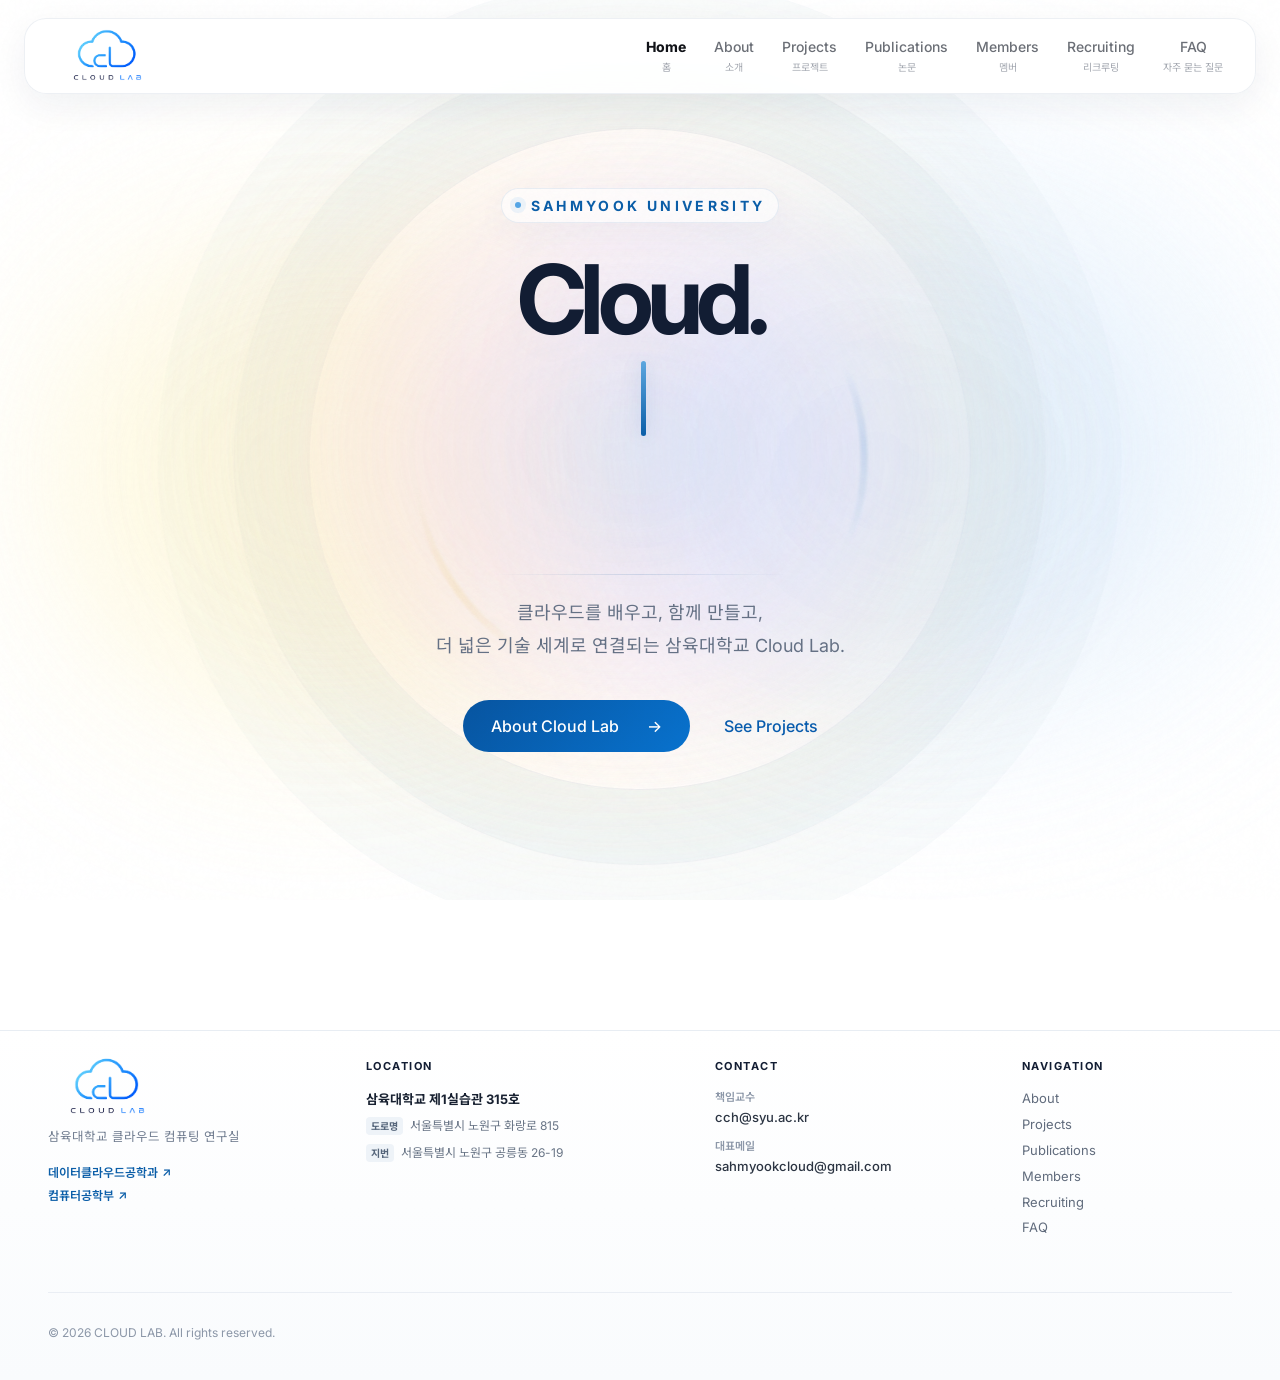
<file: index.html>
<!DOCTYPE html>
<html lang="ko">
<head>
    <meta charset="UTF-8">
    <meta name="viewport" content="width=device-width, initial-scale=1.0">
    <link rel="preconnect" href="https://fonts.googleapis.com">
    <link rel="preconnect" href="https://fonts.gstatic.com" crossorigin>
    <link href="https://fonts.googleapis.com/css2?family=Inter:wght@400;500;600;700;800&family=Noto+Sans+KR:wght@400;500;600;700&display=swap" rel="stylesheet">
    <link rel="stylesheet" href="css/styles.css">

    <title>Cloud Lab | Sahmyook University</title>
    <link rel="stylesheet" href="css/premium.css">
</head>
<body class="home-page">

    <header class="site-header">
        <a href="index.html" class="brand">
            <img src="images/logo/removedlogo.png" alt="Cloud Lab Logo" class="brand-logo-img">
            <!-- <span class="brand-copy">
                <strong>CLOUD LAB</strong>
            </span> -->
        </a>

        <button class="menu-toggle" aria-label="메뉴 열기">
            ☰
        </button>

        <nav class="nav">
            <a href="index.html"><span class="nav-en">Home</span><span class="nav-ko">홈</span></a>
            <a href="about.html"><span class="nav-en">About</span><span class="nav-ko">소개</span></a>
            <a href="projects.html"><span class="nav-en">Projects</span><span class="nav-ko">프로젝트</span></a>
            <a href="publications.html"><span class="nav-en">Publications</span><span class="nav-ko">논문</span></a>
            <a href="members.html"><span class="nav-en">Members</span><span class="nav-ko">멤버</span></a>
            <a href="recruiting.html"><span class="nav-en">Recruiting</span><span class="nav-ko">리크루팅</span></a>
            <a href="faq.html"><span class="nav-en">FAQ</span><span class="nav-ko">자주 묻는 질문</span></a>
        </nav>
    </header>

    <main class="home-main">
        <section class="home-hero">
            <div class="home-gradient" aria-hidden="true">
                <span class="home-blob blob-yellow"></span>
                <span class="home-blob blob-pink"></span>
                <span class="home-blob blob-blue"></span>
                <span class="home-blob blob-syu"></span>
            </div>

            <div class="hero-center reveal">
                <p class="home-eyebrow">SAHMYOOK UNIVERSITY</p>

                <h1 class="home-title">
                    <span class="title-cloud">Cloud.</span>
                    <span class="title-connect">
                        <span class="typing-connect"></span><span class="typing-cursor">|</span>
                    </span>
                    <span class="title-create">
                        <span class="typing-create"></span>
                    </span>
                </h1>

                <p class="home-description">
                    클라우드를 배우고, 함께 만들고,<br>
                    더 넓은 기술 세계로 연결되는 삼육대학교 Cloud Lab.
                </p>

                <div class="home-actions">
                    <a class="home-primary-btn" href="about.html">
                        About Cloud Lab <span>→</span>
                    </a>
                    <a class="home-secondary-btn" href="projects.html">See Projects</a>
                </div>
            </div>
        </section>
    </main>

    <footer class="site-footer">
    <div class="footer-inner">
        <div class="footer-grid">
            <!-- 1. 브랜드 및 소속 학과 -->
            <div class="footer-col footer-brand-col">
                <div class="brand">
                    <img src="images/logo/removedlogo.png" alt="Cloud Lab Logo" class="brand-logo-img">
                    <!-- <strong class="brand-name">CLOUD LAB</strong> -->
                </div>
                <p class="footer-desc">
                    삼육대학교 클라우드 컴퓨팅 연구실<br>
                </p>
                <div class="footer-dept-links">
                    <a href="https://www.syu.ac.kr/dce/" target="_blank" rel="noopener noreferrer">
                        데이터클라우드공학과 <span aria-hidden="true">↗</span>
                    </a>
                    <a href="https://www.syu.ac.kr/cse/" target="_blank" rel="noopener noreferrer">
                        컴퓨터공학부 <span aria-hidden="true">↗</span>
                    </a>
                </div>
            </div>

            <!-- 2. Location (위치) -->
            <div class="footer-col">
                <h3>LOCATION</h3>
                <div class="footer-address-block">
                    <strong class="location-building">삼육대학교 제1실습관 315호</strong>
                    <p class="address-line"><span>도로명</span> 서울특별시 노원구 화랑로 815</p>
                    <p class="address-line"><span>지번</span> 서울특별시 노원구 공릉동 26-19</p>
                </div>
            </div>

            <!-- 3. Contact (연락처) -->
            <div class="footer-col">
                <h3>CONTACT</h3>
                <div class="footer-info-item">
                    <span>책임교수</span>
                    <a href="mailto:cch@syu.ac.kr">cch@syu.ac.kr</a>
                </div>
                <div class="footer-info-item">
                    <span>대표메일</span>
                    <a href="mailto:sahmyookcloud@gmail.com">sahmyookcloud@gmail.com</a>
                </div>
            </div>

            <!-- 4. Navigation (세로 배치) -->
            <div class="footer-col">
                <h3>NAVIGATION</h3>
                <ul class="footer-links">
                    <li><a href="about.html">About</a></li>
                    <li><a href="projects.html">Projects</a></li>
                    <li><a href="publications.html">Publications</a></li>
                    <li><a href="members.html">Members</a></li>
                    <li><a href="recruiting.html">Recruiting</a></li>
                    <li><a href="faq.html">FAQ</a></li>
                </ul>
            </div>
        </div>

        <!-- 하단 Copyright -->
        <div class="footer-bottom">
            <p>&copy; 2026 CLOUD LAB. All rights reserved.</p>
        </div>
    </div>
</footer>
    <script src="js/script.js"></script>
    <script src="js/premium.js"></script>
</body>
</html>
</file>
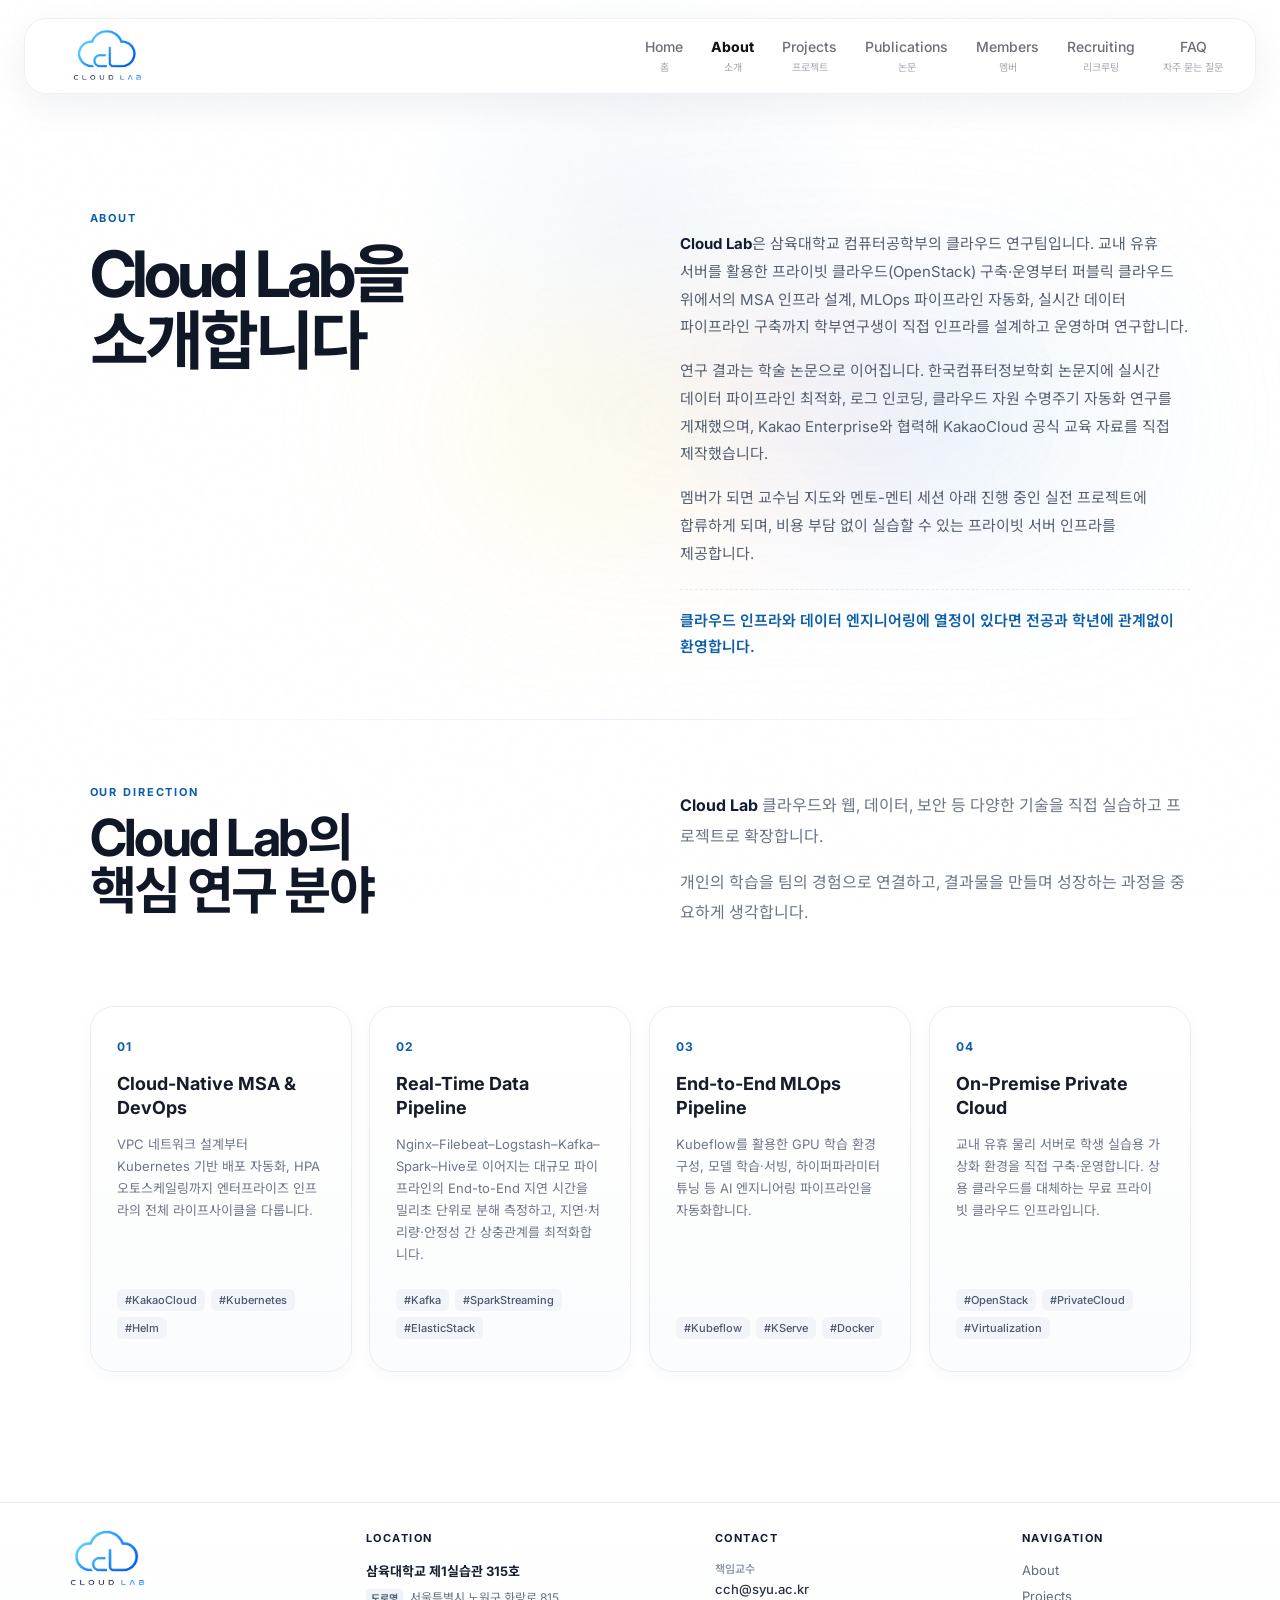
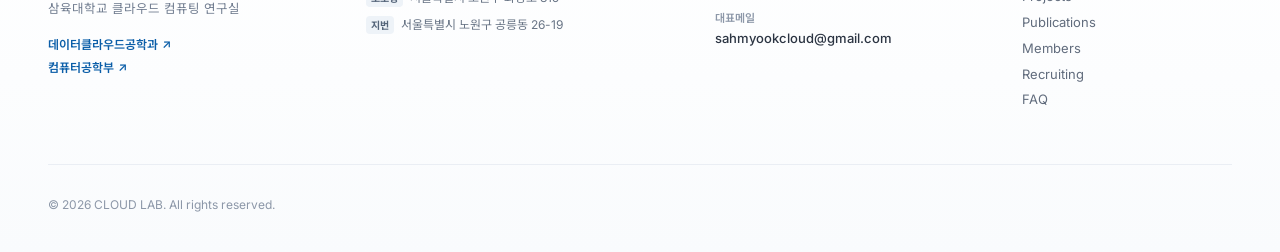
<file: about.html>
<!DOCTYPE html>
<html lang="ko">
<head>
    <meta charset="UTF-8">
    <meta name="viewport" content="width=device-width, initial-scale=1.0">
    <link rel="preconnect" href="https://fonts.googleapis.com">
    <link rel="preconnect" href="https://fonts.gstatic.com" crossorigin>
    <link href="https://fonts.googleapis.com/css2?family=Inter:wght@400;500;600;700;800&family=Noto+Sans+KR:wght@400;500;600;700&display=swap" rel="stylesheet">
    <link rel="stylesheet" href="css/styles.css">

    <title>About | Cloud Lab</title>
    <link rel="stylesheet" href="css/premium.css">
</head>
<body class="about-page">

    <header class="site-header">
        <a href="index.html" class="brand">
            <img src="images/logo/removedlogo.png" alt="Cloud Lab Logo" class="brand-logo-img">
            <!--
            <span class="brand-copy">
                <strong>CLOUD LAB</strong>
            </span>
        -->
        </a>

        <button class="menu-toggle" aria-label="메뉴 열기">
            ☰
        </button>

        <nav class="nav">
            <a href="index.html"><span class="nav-en">Home</span><span class="nav-ko">홈</span></a>
            <a href="about.html"><span class="nav-en">About</span><span class="nav-ko">소개</span></a>
            <a href="projects.html"><span class="nav-en">Projects</span><span class="nav-ko">프로젝트</span></a>
            <a href="publications.html"><span class="nav-en">Publications</span><span class="nav-ko">논문</span></a>
            <a href="members.html"><span class="nav-en">Members</span><span class="nav-ko">멤버</span></a>
            <a href="recruiting.html"><span class="nav-en">Recruiting</span><span class="nav-ko">리크루팅</span></a>
            <a href="faq.html"><span class="nav-en">FAQ</span><span class="nav-ko">자주 묻는 질문</span></a>
        </nav>
    </header>

    <main class="page-main">
        <!-- About Hero Section (2열 그리드 레이아웃) -->
        <section class="page-hero about-hero reveal">
            <!-- 좌측: 타이틀 영역 -->
            <div class="hero-title-col">
                <p class="eyebrow">ABOUT</p>
                <h1>Cloud Lab을<br>소개합니다</h1>
            </div>

            <!-- 우측: 설명글 영역 -->
            <div class="hero-desc-col">
                <p>
                    <strong>Cloud Lab</strong>은 삼육대학교 컴퓨터공학부의 클라우드 연구팀입니다. 교내 유휴 서버를 활용한 프라이빗 클라우드(OpenStack) 구축·운영부터 퍼블릭 클라우드 위에서의 MSA 인프라 설계, MLOps 파이프라인 자동화, 실시간 데이터 파이프라인 구축까지 학부연구생이 직접 인프라를 설계하고 운영하며 연구합니다.
                </p>
                <p>
                    연구 결과는 학술 논문으로 이어집니다. 한국컴퓨터정보학회 논문지에 실시간 데이터 파이프라인 최적화, 로그 인코딩, 클라우드 자원 수명주기 자동화 연구를 게재했으며, Kakao Enterprise와 협력해 KakaoCloud 공식 교육 자료를 직접 제작했습니다.
                </p>
                <p>
                    멤버가 되면 교수님 지도와 멘토-멘티 세션 아래 진행 중인 실전 프로젝트에 합류하게 되며, 비용 부담 없이 실습할 수 있는 프라이빗 서버 인프라를 제공합니다.
                </p>
                <p class="hero-welcome">
                    클라우드 인프라와 데이터 엔지니어링에 열정이 있다면 전공과 학년에 관계없이 환영합니다.
                </p>
            </div>
        </section>

        <section class="detail-section">
            <div class="section-grid">
                <div class="reveal">
                    <p class="section-kicker">OUR DIRECTION</p>
                    <h2>Cloud Lab의 <br>핵심 연구 분야</h2>
                </div>
                <div class="section-copy reveal">
                    <p><strong>Cloud Lab</strong> 클라우드와 웹, 데이터, 보안 등 다양한 기술을 직접 실습하고 프로젝트로 확장합니다.</p>
                    <p>개인의 학습을 팀의 경험으로 연결하고, 결과물을 만들며 성장하는 과정을 중요하게 생각합니다.</p>
                </div>
            </div>

            <!-- 연구 분야 카드 그리드 -->
            <div class="value-grid">
                <article class="value-card reveal">
                    <span class="card-num">01</span>
                    <h3>Cloud-Native MSA &amp; DevOps</h3>
                    <p>VPC 네트워크 설계부터 Kubernetes 기반 배포 자동화, HPA 오토스케일링까지 엔터프라이즈 인프라의 전체 라이프사이클을 다룹니다.</p>
                    <div class="card-tags">
                        <span>#KakaoCloud</span>
                        <span>#Kubernetes</span>
                        <span>#Helm</span>
                    </div>
                </article>

                <article class="value-card reveal">
                    <span class="card-num">02</span>
                    <h3>Real-Time Data Pipeline</h3>
                    <p>Nginx–Filebeat–Logstash–Kafka–Spark–Hive로 이어지는 대규모 파이프라인의 End-to-End 지연 시간을 밀리초 단위로 분해 측정하고, 지연·처리량·안정성 간 상충관계를 최적화합니다.</p>
                    <div class="card-tags">
                        <span>#Kafka</span>
                        <span>#SparkStreaming</span>
                        <span>#ElasticStack</span>
                    </div>
                </article>

                <article class="value-card reveal">
                    <span class="card-num">03</span>
                    <h3>End-to-End MLOps Pipeline</h3>
                    <p>Kubeflow를 활용한 GPU 학습 환경 구성, 모델 학습·서빙, 하이퍼파라미터 튜닝 등 AI 엔지니어링 파이프라인을 자동화합니다.</p>
                    <div class="card-tags">
                        <span>#Kubeflow</span>
                        <span>#KServe</span>
                        <span>#Docker</span>
                    </div>
                </article>

                <article class="value-card reveal">
                    <span class="card-num">04</span>
                    <h3>On-Premise Private Cloud</h3>
                    <p>교내 유휴 물리 서버로 학생 실습용 가상화 환경을 직접 구축·운영합니다. 상용 클라우드를 대체하는 무료 프라이빗 클라우드 인프라입니다.</p>
                    <div class="card-tags">
                        <span>#OpenStack</span>
                        <span>#PrivateCloud</span>
                        <span>#Virtualization</span>
                    </div>
                </article>
            </div>
        </section>
    </main>

    <footer class="site-footer">
        <div class="footer-inner">
            <div class="footer-grid">
                <!-- 1. 브랜드 및 소속 학과 -->
                <div class="footer-col footer-brand-col">
                    <div class="brand">
                        <img src="images/logo/removedlogo.png" alt="Cloud Lab Logo" class="brand-logo-img">
                        <!-- <strong class="brand-name">CLOUD LAB</strong> -->
                    </div>
                    <p class="footer-desc">
                        삼육대학교 클라우드 컴퓨팅 연구실<br>
                    </p>
                    <div class="footer-dept-links">
                        <a href="https://www.syu.ac.kr/dce/" target="_blank" rel="noopener noreferrer">
                            데이터클라우드공학과 <span aria-hidden="true">↗</span>
                        </a>
                        <a href="https://www.syu.ac.kr/cse/" target="_blank" rel="noopener noreferrer">
                            컴퓨터공학부 <span aria-hidden="true">↗</span>
                        </a>
                    </div>
                </div>

                <!-- 2. Location (위치) -->
                <div class="footer-col">
                    <h3>LOCATION</h3>
                    <div class="footer-address-block">
                        <strong class="location-building">삼육대학교 제1실습관 315호</strong>
                        <p class="address-line"><span>도로명</span> 서울특별시 노원구 화랑로 815</p>
                        <p class="address-line"><span>지번</span> 서울특별시 노원구 공릉동 26-19</p>
                    </div>
                </div>

                <!-- 3. Contact (연락처) -->
                <div class="footer-col">
                    <h3>CONTACT</h3>
                    <div class="footer-info-item">
                        <span>책임교수</span>
                        <a href="mailto:cch@syu.ac.kr">cch@syu.ac.kr</a>
                    </div>
                    <div class="footer-info-item">
                        <span>대표메일</span>
                        <a href="mailto:sahmyookcloud@gmail.com">sahmyookcloud@gmail.com</a>
                    </div>
                </div>

                <!-- 4. Navigation (세로 배치) -->
                <div class="footer-col">
                    <h3>NAVIGATION</h3>
                    <ul class="footer-links">
                        <li><a href="about.html">About</a></li>
                        <li><a href="projects.html">Projects</a></li>
                        <li><a href="publications.html">Publications</a></li>
                        <li><a href="members.html">Members</a></li>
                        <li><a href="recruiting.html">Recruiting</a></li>
                        <li><a href="faq.html">FAQ</a></li>
                    </ul>
                </div>
            </div>

            <!-- 하단 Copyright -->
            <div class="footer-bottom">
                <p>&copy; 2026 CLOUD LAB. All rights reserved.</p>
            </div>
        </div>
    </footer>

    <script src="js/script.js"></script>
    <script src="js/premium.js"></script>
</body>
</html>
</file>
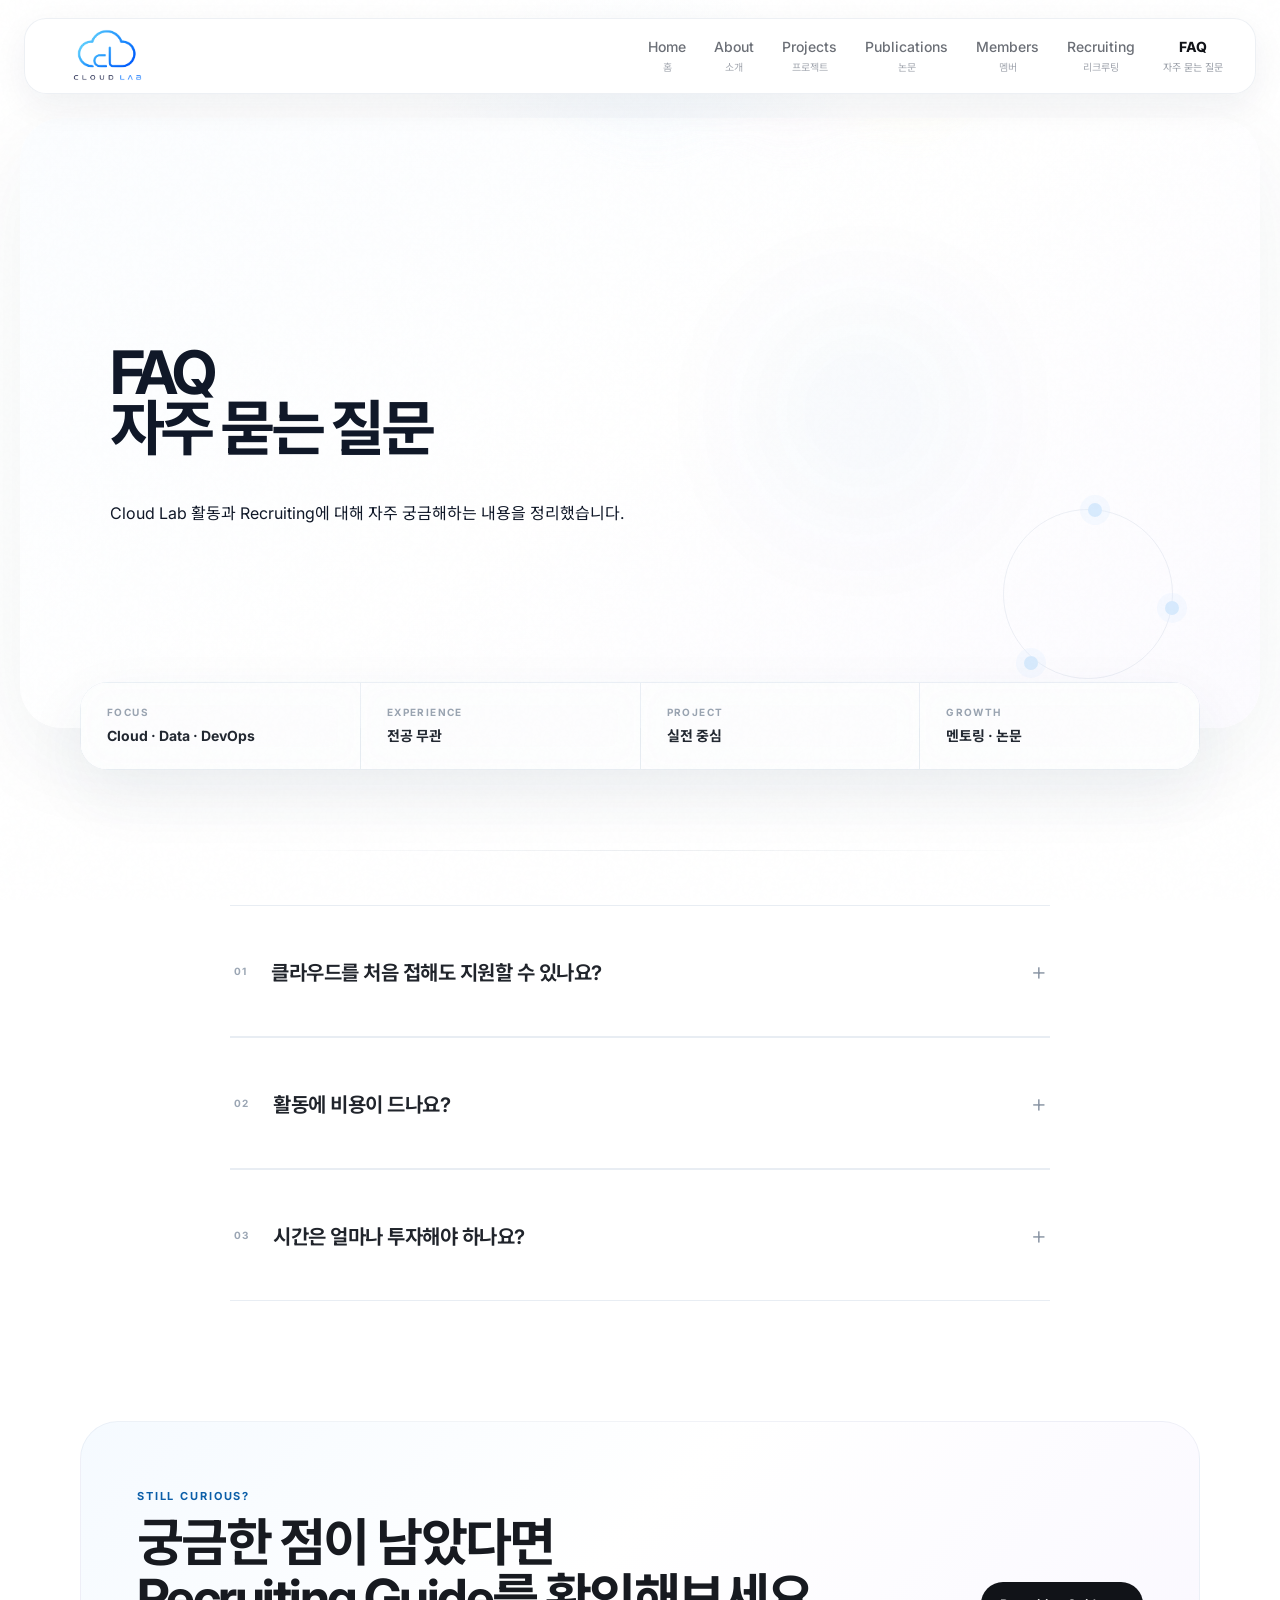
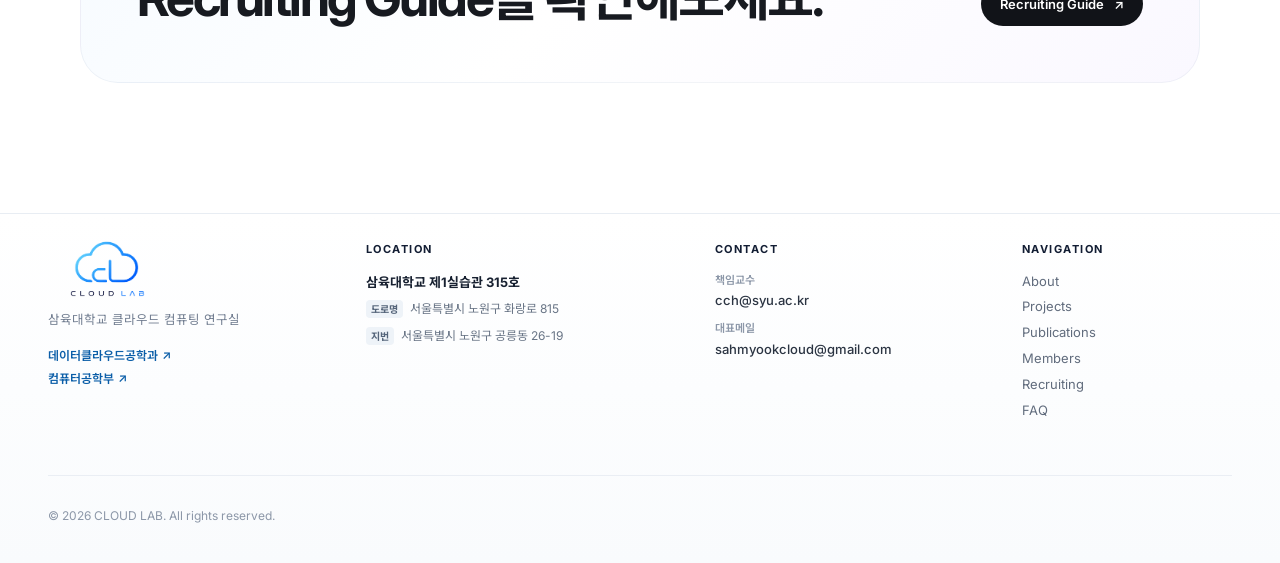
<file: faq.html>
<!DOCTYPE html>
<html lang="ko">
<head>
<meta charset="UTF-8">
<meta name="viewport" content="width=device-width, initial-scale=1.0">
<link rel="preconnect" href="https://fonts.googleapis.com">
<link rel="preconnect" href="https://fonts.gstatic.com" crossorigin>
<link href="https://fonts.googleapis.com/css2?family=Inter:wght@400;500;600;700;800&family=Noto+Sans+KR:wght@400;500;600;700&display=swap" rel="stylesheet">
<link rel="stylesheet" href="css/styles.css">
<link rel="stylesheet" href="css/premium.css">
<title>FAQ | Cloud Lab</title>
</head>
<body class="faq-page premium-editorial-page">
<header class="site-header">
    <a href="index.html" class="brand">
        <img src="images/logo/removedlogo.png" alt="Cloud Lab Logo" class="brand-logo-img">
    </a>
    <button class="menu-toggle" aria-label="메뉴 열기">☰</button>
    <nav class="nav">
        <a href="index.html"><span class="nav-en">Home</span><span class="nav-ko">홈</span></a>
        <a href="about.html"><span class="nav-en">About</span><span class="nav-ko">소개</span></a>
        <a href="projects.html"><span class="nav-en">Projects</span><span class="nav-ko">프로젝트</span></a>
        <a href="publications.html"><span class="nav-en">Publications</span><span class="nav-ko">논문</span></a>
        <a href="members.html"><span class="nav-en">Members</span><span class="nav-ko">멤버</span></a>
        <a href="recruiting.html"><span class="nav-en">Recruiting</span><span class="nav-ko">리크루팅</span></a>
        <a href="faq.html"><span class="nav-en">FAQ</span><span class="nav-ko">자주 묻는 질문</span></a>
    </nav>
</header>

<main class="page-main premium-faq-main">
    <section class="page-hero faq-premium-hero reveal">
        <h1>FAQ<br>자주 묻는 질문</h1>
        <p>Cloud Lab 활동과 Recruiting에 대해 자주 궁금해하는 내용을 정리했습니다.</p>
        <div class="faq-hero-orbit" aria-hidden="true"><span></span><span></span><span></span></div>
    </section>

    <section class="faq-summary-strip reveal" aria-label="Recruiting summary">
        <div><small>FOCUS</small><strong>Cloud · Data · DevOps</strong></div>
        <div><small>EXPERIENCE</small><strong>전공 무관</strong></div>
        <div><small>PROJECT</small><strong>실전 중심</strong></div>
        <div><small>GROWTH</small><strong>멘토링 · 논문</strong></div>
    </section>

    <section class="detail-section faq-page-content premium-faq-list">
        <details class="reveal">
            <summary><span>01</span>클라우드를 처음 접해도 지원할 수 있나요?</summary>
            <p>네. 기초 스터디부터 시작하며, 멘토-멘티 세션으로 온보딩을 돕습니다.</p>
        </details>
        <details class="reveal">
            <summary><span>02</span>활동에 비용이 드나요?</summary>
            <p>아니요. 교내 프라이빗 서버와 크레딧 지원으로 비용 부담 없이 실습합니다. </p>
        </details>
        <details class="reveal">
            <summary><span>03</span>시간은 얼마나 투자해야 하나요?</summary>
            <p><span class="recruit-placeholder">주 1~2회, 회당 약 1시간의 공식 활동이 진행됩니다.<br>원활한 활동 참여를 위해 개인적인 학습과 준비도 필요합니다.</span></p>
        </details>
    </section>

    <section class="faq-cta reveal">
        <div><p class="section-kicker">STILL CURIOUS?</p><h2>궁금한 점이 남았다면<br>Recruiting Guide를 확인해보세요.</h2></div>
        <a href="recruiting.html#recruiting-guide">Recruiting Guide <span>↗</span></a>
    </section>
</main>

<footer class="site-footer">
    <div class="footer-inner">
        <div class="footer-grid">
            <!-- 1. 브랜드 및 소속 학과 -->
            <div class="footer-col footer-brand-col">
                <div class="brand">
                    <img src="images/logo/removedlogo.png" alt="Cloud Lab Logo" class="brand-logo-img">
                    <!-- <strong class="brand-name">CLOUD LAB</strong> -->
                </div>
                <p class="footer-desc">
                    삼육대학교 클라우드 컴퓨팅 연구실<br>
                </p>
                <div class="footer-dept-links">
                    <a href="https://www.syu.ac.kr/dce/" target="_blank" rel="noopener noreferrer">
                        데이터클라우드공학과 <span aria-hidden="true">↗</span>
                    </a>
                    <a href="https://www.syu.ac.kr/cse/" target="_blank" rel="noopener noreferrer">
                        컴퓨터공학부 <span aria-hidden="true">↗</span>
                    </a>
                </div>
            </div>

            <!-- 2. Location (위치) -->
            <div class="footer-col">
                <h3>LOCATION</h3>
                <div class="footer-address-block">
                    <strong class="location-building">삼육대학교 제1실습관 315호</strong>
                    <p class="address-line"><span>도로명</span> 서울특별시 노원구 화랑로 815</p>
                    <p class="address-line"><span>지번</span> 서울특별시 노원구 공릉동 26-19</p>
                </div>
            </div>

            <!-- 3. Contact (연락처) -->
            <div class="footer-col">
                <h3>CONTACT</h3>
                <div class="footer-info-item">
                    <span>책임교수</span>
                    <a href="mailto:cch@syu.ac.kr">cch@syu.ac.kr</a>
                </div>
                <div class="footer-info-item">
                    <span>대표메일</span>
                    <a href="mailto:sahmyookcloud@gmail.com">sahmyookcloud@gmail.com</a>
                </div>
            </div>

            <!-- 4. Navigation (세로 배치) -->
            <div class="footer-col">
                <h3>NAVIGATION</h3>
                <ul class="footer-links">
                    <li><a href="about.html">About</a></li>
                    <li><a href="projects.html">Projects</a></li>
                    <li><a href="publications.html">Publications</a></li>
                    <li><a href="members.html">Members</a></li>
                    <li><a href="recruiting.html">Recruiting</a></li>
                    <li><a href="faq.html">FAQ</a></li>
                </ul>
            </div>
        </div>

        <!-- 하단 Copyright -->
        <div class="footer-bottom">
            <p>&copy; 2026 CLOUD LAB. All rights reserved.</p>
        </div>
    </div>
</footer>
<script src="js/script.js"></script>
<script src="js/premium.js"></script>
</body>
</html>
</file>
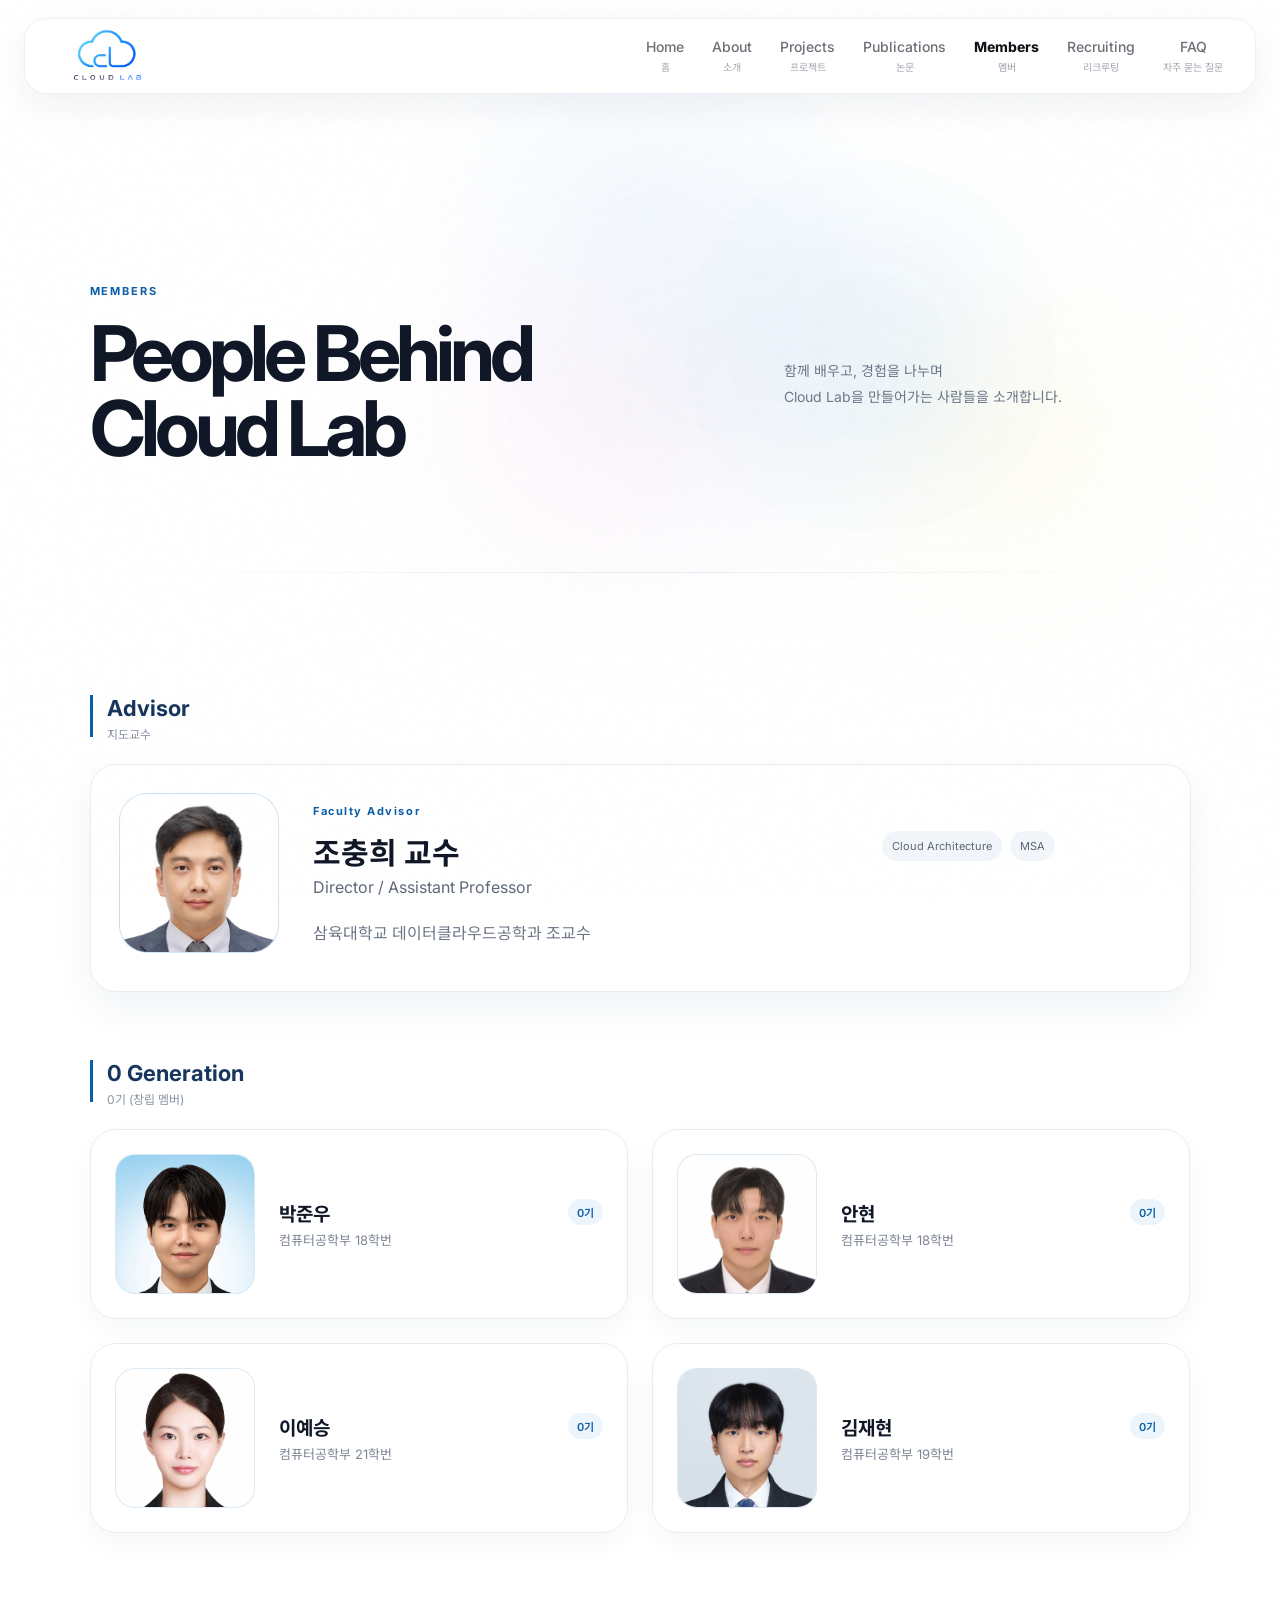
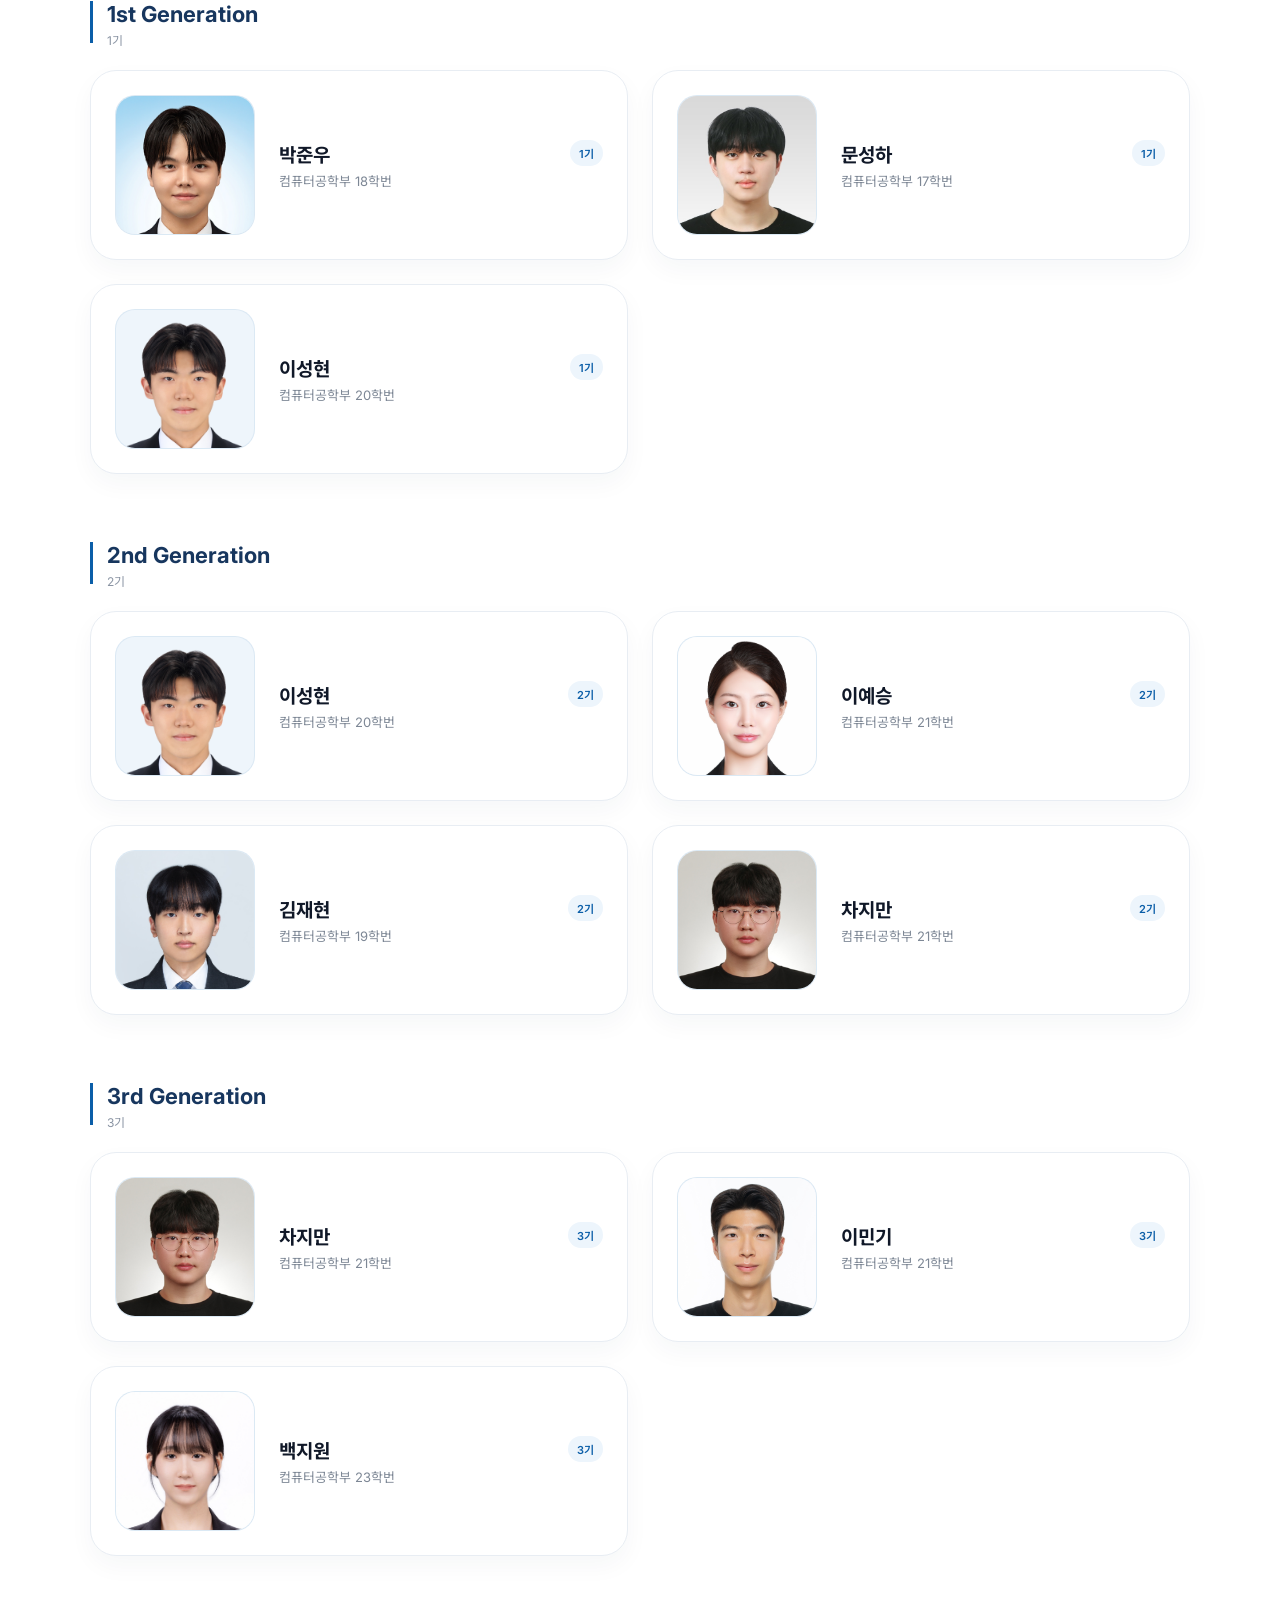
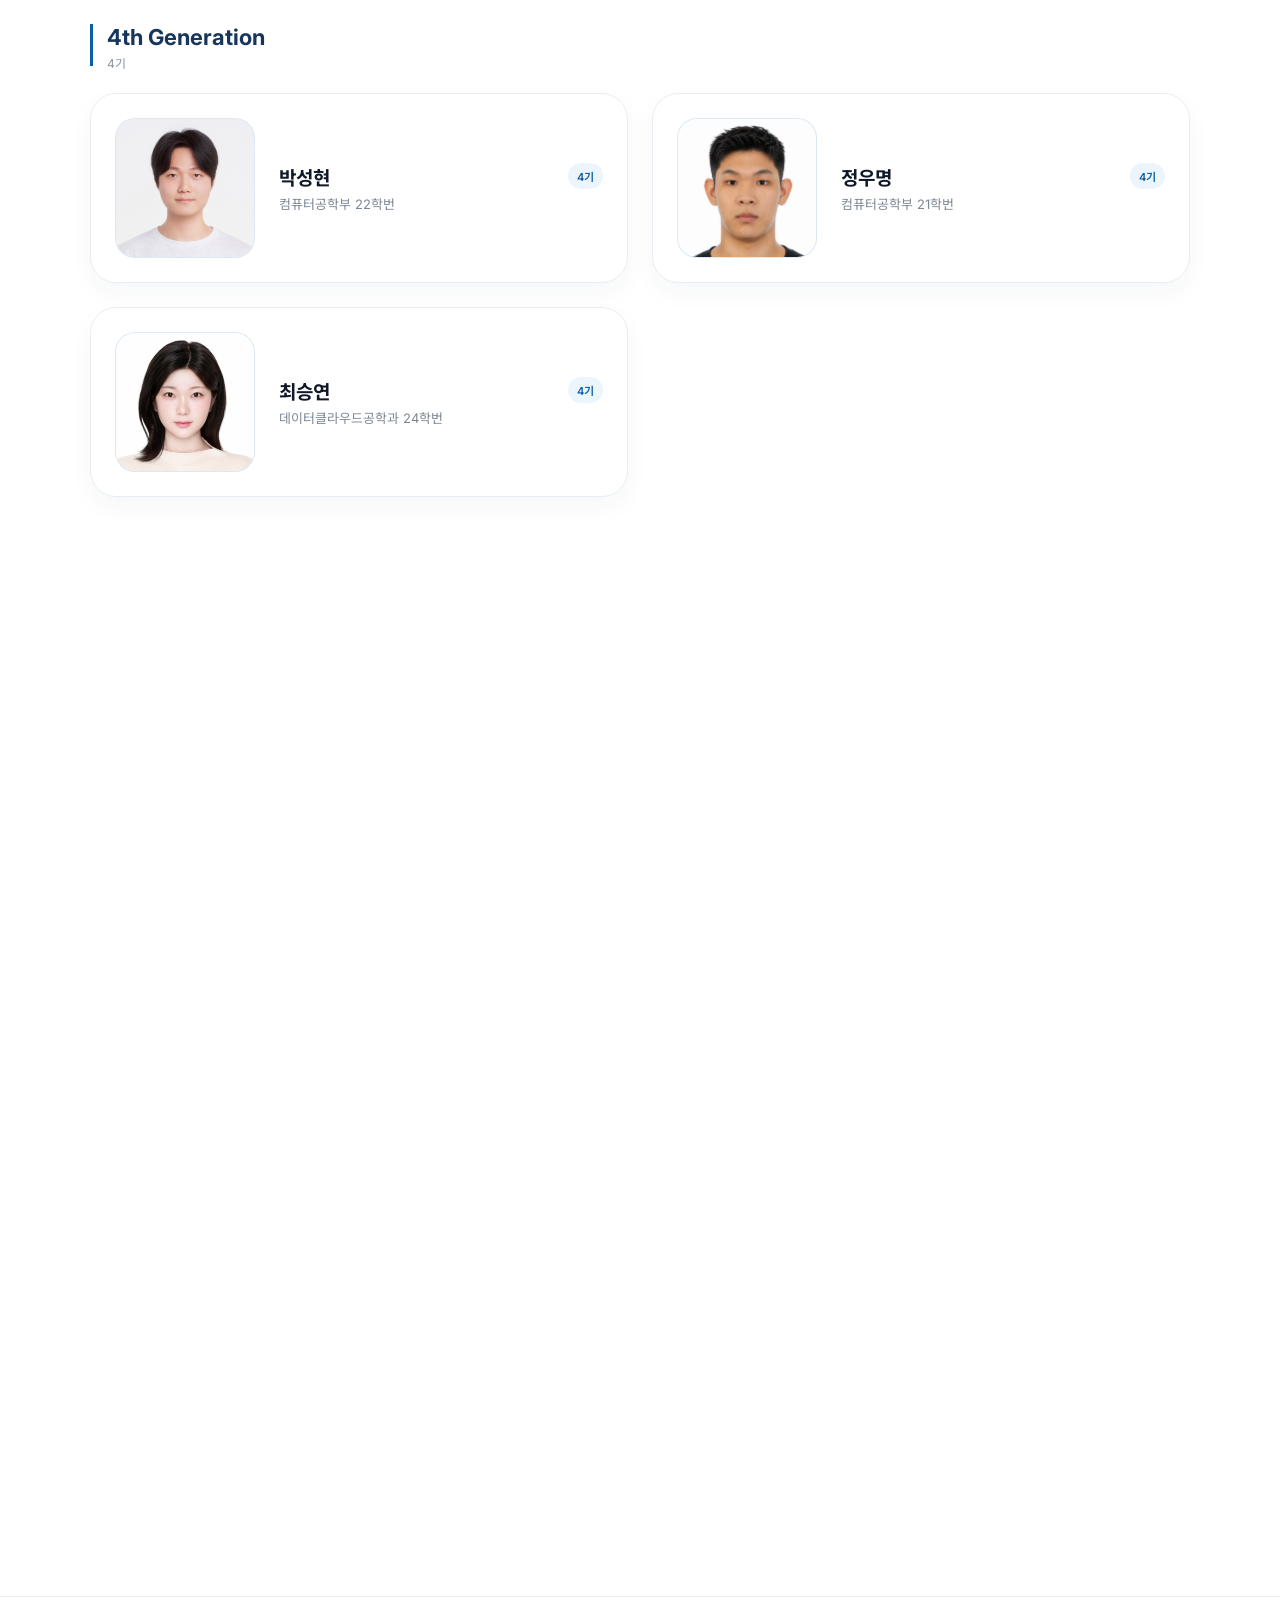
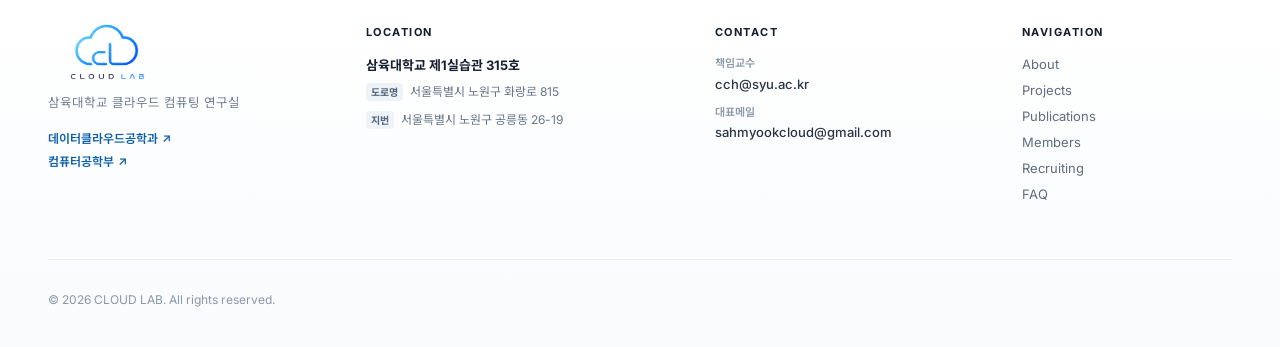
<file: members.html>
<!DOCTYPE html>
<html lang="ko">

<head>
    <meta charset="UTF-8">
    <meta name="viewport" content="width=device-width, initial-scale=1.0">

    <link rel="preconnect" href="https://fonts.googleapis.com">
    <link rel="preconnect" href="https://fonts.gstatic.com" crossorigin>
    <link href="https://fonts.googleapis.com/css2?family=Inter:wght@400;500;600;700;800&family=Noto+Sans+KR:wght@400;500;600;700&display=swap" rel="stylesheet">

    <link rel="stylesheet" href="css/styles.css">
    <link rel="stylesheet" href="css/premium.css">

    <title>Members | Cloud Lab</title>
</head>

<body class="members-page">

<header class="site-header">

    <a href="index.html" class="brand">
        <img src="images/logo/removedlogo.png" alt="Cloud Lab Logo" class="brand-logo-img">
    </a>

    <button class="menu-toggle" aria-label="메뉴 열기">
        ☰
    </button>

    <nav class="nav">

        <a href="index.html">
            <span class="nav-en">Home</span>
            <span class="nav-ko">홈</span>
        </a>

        <a href="about.html">
            <span class="nav-en">About</span>
            <span class="nav-ko">소개</span>
        </a>

        <a href="projects.html">
            <span class="nav-en">Projects</span>
            <span class="nav-ko">프로젝트</span>
        </a>

        <a href="publications.html">
            <span class="nav-en">Publications</span>
            <span class="nav-ko">논문</span>
        </a>

        <a href="members.html">
            <span class="nav-en">Members</span>
            <span class="nav-ko">멤버</span>
        </a>

        <a href="recruiting.html">
            <span class="nav-en">Recruiting</span>
            <span class="nav-ko">리크루팅</span>
        </a>

        <a href="faq.html">
            <span class="nav-en">FAQ</span>
            <span class="nav-ko">자주 묻는 질문</span>
        </a>

    </nav>

</header>

<main class="page-main members-page-main">

    <section class="members-head reveal">

        <div>
            <p class="section-kicker">MEMBERS</p>
            <h1>People Behind Cloud Lab</h1>
        </div>

        <p>
            함께 배우고, 경험을 나누며<br>
            Cloud Lab을 만들어가는 사람들을 소개합니다.
        </p>

    </section>

    <section class="members-content">

        <div class="subhead reveal">
            <span class="subhead-line"></span>

            <div>
                <strong>Advisor</strong>
                <small>지도교수</small>
            </div>
        </div>

        <article class="professor-card reveal">

            <div class="portrait portrait-professor">
                <img src="images/members/조충희.jpg" alt="조충희 교수">
            </div>

            <div class="professor-main">
                <p class="role">Faculty Advisor</p>
                <h3>조충희 교수</h3>
                <p class="dept">Director / Assistant Professor</p>
                <p class="bio">삼육대학교 데이터클라우드공학과 조교수</p>
            </div>

            <div class="professor-meta">
                <span>Cloud Architecture</span>
                <span>MSA</span>
            </div>

        </article>

        <div class="cohort-block">

            <div class="subhead reveal">
                <span class="subhead-line"></span>

                <div>
                    <strong>0 Generation</strong>
                    <small>0기 (창립 멤버)</small>
                </div>
            </div>

            <div class="member-grid">

                <article class="member-card reveal">

                    <div class="portrait portrait">
                        <img src="images/members/박준우.jpg" alt="박준우">
                    </div>

                    <div class="member-top">
                        <div>
                            <h3>박준우</h3>
                            <p>컴퓨터공학부 18학번</p>
                        </div>

                        <span class="cohort">0기</span>
                    </div>

                </article>

                <article class="member-card reveal">

                    <div class="portrait portrait">
                        <img src="images/members/안현.jpg" alt="안현">
                    </div>

                    <div class="member-top">
                        <div>
                            <h3>안현</h3>
                            <p>컴퓨터공학부 18학번</p>
                        </div>

                        <span class="cohort">0기</span>
                    </div>

                </article>

                <article class="member-card reveal">

                    <div class="portrait portrait">
                        <img src="images/members/이예승.jpg" alt="이예승" style="transform: scale(1.15) translateY(-8px);">
                    </div>

                    <div class="member-top">
                        <div>
                            <h3>이예승</h3>
                            <p>컴퓨터공학부 21학번</p>
                        </div>

                        <span class="cohort">0기</span>
                    </div>

                </article>

                <article class="member-card reveal">

                    <div class="portrait portrait">
                        <img src="images/members/김재현.jpg" alt="김재현">
                    </div>

                    <div class="member-top">
                        <div>
                            <h3>김재현</h3>
                            <p>컴퓨터공학부 19학번</p>
                        </div>

                        <span class="cohort">0기</span>
                    </div>

                </article>

            </div>

        </div>

        <div class="cohort-block">

            <div class="subhead reveal">
                <span class="subhead-line"></span>

                <div>
                    <strong>1st Generation</strong>
                    <small>1기</small>
                </div>
            </div>

            <div class="member-grid">

                <article class="member-card reveal">

                    <div class="portrait portrait">
                        <img src="images/members/박준우.jpg" alt="박준우">
                    </div>

                    <div class="member-top">
                        <div>
                            <h3>박준우</h3>
                            <p>컴퓨터공학부 18학번</p>
                        </div>

                        <span class="cohort">1기</span>
                    </div>

                </article>

                <article class="member-card reveal">

                    <div class="portrait portrait">
                        <img src="images/members/문성하.jpg" alt="문성하">
                    </div>

                    <div class="member-top">
                        <div>
                            <h3>문성하</h3>
                            <p>컴퓨터공학부 17학번</p>
                        </div>

                        <span class="cohort">1기</span>
                    </div>

                </article>

                <article class="member-card reveal">

                    <div class="portrait portrait">
                        <img src="images/members/이성현.png" alt="이성현">
                    </div>

                    <div class="member-top">
                        <div>
                            <h3>이성현</h3>
                            <p>컴퓨터공학부 20학번</p>
                        </div>

                        <span class="cohort">1기</span>
                    </div>

                </article>

            </div>

        </div>

        <div class="cohort-block">

            <div class="subhead reveal">
                <span class="subhead-line"></span>

                <div>
                    <strong>2nd Generation</strong>
                    <small>2기</small>
                </div>
            </div>

            <div class="member-grid">

                <article class="member-card reveal">

                    <div class="portrait portrait">
                        <img src="images/members/이성현.png" alt="이성현">
                    </div>

                    <div class="member-top">
                        <div>
                            <h3>이성현</h3>
                            <p>컴퓨터공학부 20학번</p>
                        </div>

                        <span class="cohort">2기</span>
                    </div>

                </article>

                <article class="member-card reveal">

                    <div class="portrait portrait">
                        <img src="images/members/이예승.jpg" alt="이예승" style="transform: scale(1.15) translateY(-8px);">
                    </div>

                    <div class="member-top">
                        <div>
                            <h3>이예승</h3>
                            <p>컴퓨터공학부 21학번</p>
                        </div>

                        <span class="cohort">2기</span>
                    </div>

                </article>

                <article class="member-card reveal">

                    <div class="portrait portrait">
                        <img src="images/members/김재현.jpg" alt="김재현">
                    </div>

                    <div class="member-top">
                        <div>
                            <h3>김재현</h3>
                            <p>컴퓨터공학부 19학번</p>
                        </div>

                        <span class="cohort">2기</span>
                    </div>

                </article>

                <article class="member-card reveal">

                    <div class="portrait portrait">
                        <img src="images/members/차지만.jpg" alt="차지만">
                    </div>

                    <div class="member-top">
                        <div>
                            <h3>차지만</h3>
                            <p>컴퓨터공학부 21학번</p>
                        </div>

                        <span class="cohort">2기</span>
                    </div>

                </article>

            </div>

        </div>

        <div class="cohort-block">

            <div class="subhead reveal">
                <span class="subhead-line"></span>

                <div>
                    <strong>3rd Generation</strong>
                    <small>3기</small>
                </div>
            </div>

            <div class="member-grid">

                <article class="member-card reveal">

                    <div class="portrait portrait">
                        <img src="images/members/차지만.jpg" alt="차지만">
                    </div>

                    <div class="member-top">
                        <div>
                            <h3>차지만</h3>
                            <p>컴퓨터공학부 21학번</p>
                        </div>

                        <span class="cohort">3기</span>
                    </div>

                </article>

                <article class="member-card reveal">

                    <div class="portrait portrait">
                        <img src="images/members/이민기.jpg" alt="이민기">
                    </div>

                    <div class="member-top">
                        <div>
                            <h3>이민기</h3>
                            <p>컴퓨터공학부 21학번</p>
                        </div>

                        <span class="cohort">3기</span>
                    </div>

                </article>

                <article class="member-card reveal">

                    <div class="portrait portrait">
                        <img src="images/members/백지원.png" alt="백지원">
                    </div>

                    <div class="member-top">
                        <div>
                            <h3>백지원</h3>
                            <p>컴퓨터공학부 23학번</p>
                        </div>

                        <span class="cohort">3기</span>
                    </div>

                </article>

            </div>

        </div>

        <div class="cohort-block">

            <div class="subhead reveal">
                <span class="subhead-line"></span>

                <div>
                    <strong>4th Generation</strong>
                    <small>4기</small>
                </div>
            </div>

            <div class="member-grid">

                <article class="member-card reveal">

                    <div class="portrait portrait">
                        <img src="images/members/박성현.jpg" alt="박성현">
                    </div>

                    <div class="member-top">
                        <div>
                            <h3>박성현</h3>
                            <p>컴퓨터공학부 22학번</p>
                        </div>

                        <span class="cohort">4기</span>
                    </div>

                </article>

                <article class="member-card reveal">

                    <div class="portrait portrait">
                        <img src="images/members/정우명.png" alt="정우명" style="transform: scale(1.0) translateY(-12px); transform-origin: center top;">
                    </div>

                    <div class="member-top">
                        <div>
                            <h3>정우명</h3>
                            <p>컴퓨터공학부 21학번</p>
                        </div>

                        <span class="cohort">4기</span>
                    </div>

                </article>

                <article class="member-card reveal">

                    <div class="portrait portrait">
                        <img src="images/members/최승연.jpeg" alt="최승연" style="transform: scale(1.0) translateY(-10px); transform-origin: center top;">
                    </div>

                    <div class="member-top">
                        <div>
                            <h3>최승연</h3>
                            <p>데이터클라우드공학과 24학번</p>
                        </div>

                        <span class="cohort">4기</span>
                    </div>

                </article>

            </div>

        </div>

        <section class="alumni-showcase reveal" aria-labelledby="alumni-title">

            <div class="alumni-showcase-glow" aria-hidden="true"></div>

            <div class="alumni-showcase-head">

                <div>
                    <span class="alumni-showcase-kicker">ALUMNI · CAREER</span>
                    <h2 id="alumni-title">Alumni 진로</h2>
                </div>

            </div>

            <div class="alumni-showcase-body">

                <div class="alumni-career-symbol alumni-ascent-symbol" aria-hidden="true">

                    <svg viewBox="0 0 360 190" role="presentation">

                        <defs>

                            <linearGradient id="careerStepGradient" x1="0" y1="1" x2="1" y2="0">
                                <stop offset="0%" stop-color="#dcecff"/>
                                <stop offset="100%" stop-color="#8ec5ff"/>
                            </linearGradient>

                            <linearGradient id="careerArrowGradient" x1="0" y1="1" x2="1" y2="0">
                                <stop offset="0%" stop-color="#5ca7ee"/>
                                <stop offset="100%" stop-color="#176db7"/>
                            </linearGradient>

                        </defs>

                        <rect class="career-step career-step-1" x="42" y="116" width="64" height="34" rx="17"/>
                        <rect class="career-step career-step-2" x="124" y="88" width="64" height="62" rx="20"/>
                        <rect class="career-step career-step-3" x="206" y="54" width="64" height="96" rx="22"/>

                        <path class="career-rise-track" d="M72 118 C112 108 132 92 158 88 C198 82 220 61 254 48 C278 39 298 34 320 28"/>
                        <path class="career-rise-line" d="M72 118 C112 108 132 92 158 88 C198 82 220 61 254 48 C278 39 298 34 320 28"/>

                        <g class="career-arrow-head">
                            <path d="M298 24 H326 V52"/>
                            <path d="M326 24 L292 58"/>
                        </g>

                        <circle class="career-moving-dot" r="7">

                            <animateMotion
                                dur="4.8s"
                                repeatCount="indefinite"
                                keyTimes="0;0.85;1"
                                keyPoints="0;1;1"
                                calcMode="spline"
                                keySplines="0.22 1 0.36 1;0 0 1 1"
                                path="M72 118 C112 108 132 92 158 88 C198 82 220 61 254 48 C278 39 298 34 320 28"
                            />

                        </circle>

                    </svg>

                    <span class="career-caption">
                        CAREER GROWTH
                    </span>

                </div>

                <p>
                    졸업 멤버들은
                    <strong>클라우드 엔지니어, AI 엔지니어</strong>
                    등
                    <strong>클라우드 인프라 분야</strong>로 진출했습니다.
                </p>

            </div>

            <div class="alumni-showcase-foot">
                <span>From Cloud Lab</span>
                <span>To the Cloud Industry</span>
            </div>

        </section>

    </section>

</main>

<footer class="site-footer">
    <div class="footer-inner">
        <div class="footer-grid">
            <!-- 1. 브랜드 및 소속 학과 -->
            <div class="footer-col footer-brand-col">
                <div class="brand">
                    <img src="images/logo/removedlogo.png" alt="Cloud Lab Logo" class="brand-logo-img">
                    <!-- <strong class="brand-name">CLOUD LAB</strong> -->
                </div>
                <p class="footer-desc">
                    삼육대학교 클라우드 컴퓨팅 연구실<br>
                </p>
                <div class="footer-dept-links">
                    <a href="https://www.syu.ac.kr/dce/" target="_blank" rel="noopener noreferrer">
                        데이터클라우드공학과 <span aria-hidden="true">↗</span>
                    </a>
                    <a href="https://www.syu.ac.kr/cse/" target="_blank" rel="noopener noreferrer">
                        컴퓨터공학부 <span aria-hidden="true">↗</span>
                    </a>
                </div>
            </div>

            <!-- 2. Location (위치) -->
            <div class="footer-col">
                <h3>LOCATION</h3>
                <div class="footer-address-block">
                    <strong class="location-building">삼육대학교 제1실습관 315호</strong>
                    <p class="address-line"><span>도로명</span> 서울특별시 노원구 화랑로 815</p>
                    <p class="address-line"><span>지번</span> 서울특별시 노원구 공릉동 26-19</p>
                </div>
            </div>

            <!-- 3. Contact (연락처) -->
            <div class="footer-col">
                <h3>CONTACT</h3>
                <div class="footer-info-item">
                    <span>책임교수</span>
                    <a href="mailto:cch@syu.ac.kr">cch@syu.ac.kr</a>
                </div>
                <div class="footer-info-item">
                    <span>대표메일</span>
                    <a href="mailto:sahmyookcloud@gmail.com">sahmyookcloud@gmail.com</a>
                </div>
            </div>

            <!-- 4. Navigation (세로 배치) -->
            <div class="footer-col">
                <h3>NAVIGATION</h3>
                <ul class="footer-links">
                    <li><a href="about.html">About</a></li>
                    <li><a href="projects.html">Projects</a></li>
                    <li><a href="publications.html">Publications</a></li>
                    <li><a href="members.html">Members</a></li>
                    <li><a href="recruiting.html">Recruiting</a></li>
                    <li><a href="faq.html">FAQ</a></li>
                </ul>
            </div>
        </div>

        <!-- 하단 Copyright -->
        <div class="footer-bottom">
            <p>&copy; 2026 CLOUD LAB. All rights reserved.</p>
        </div>
    </div>
</footer>

<script src="js/script.js"></script>
<script src="js/premium.js"></script>

</body>
</html>
</file>
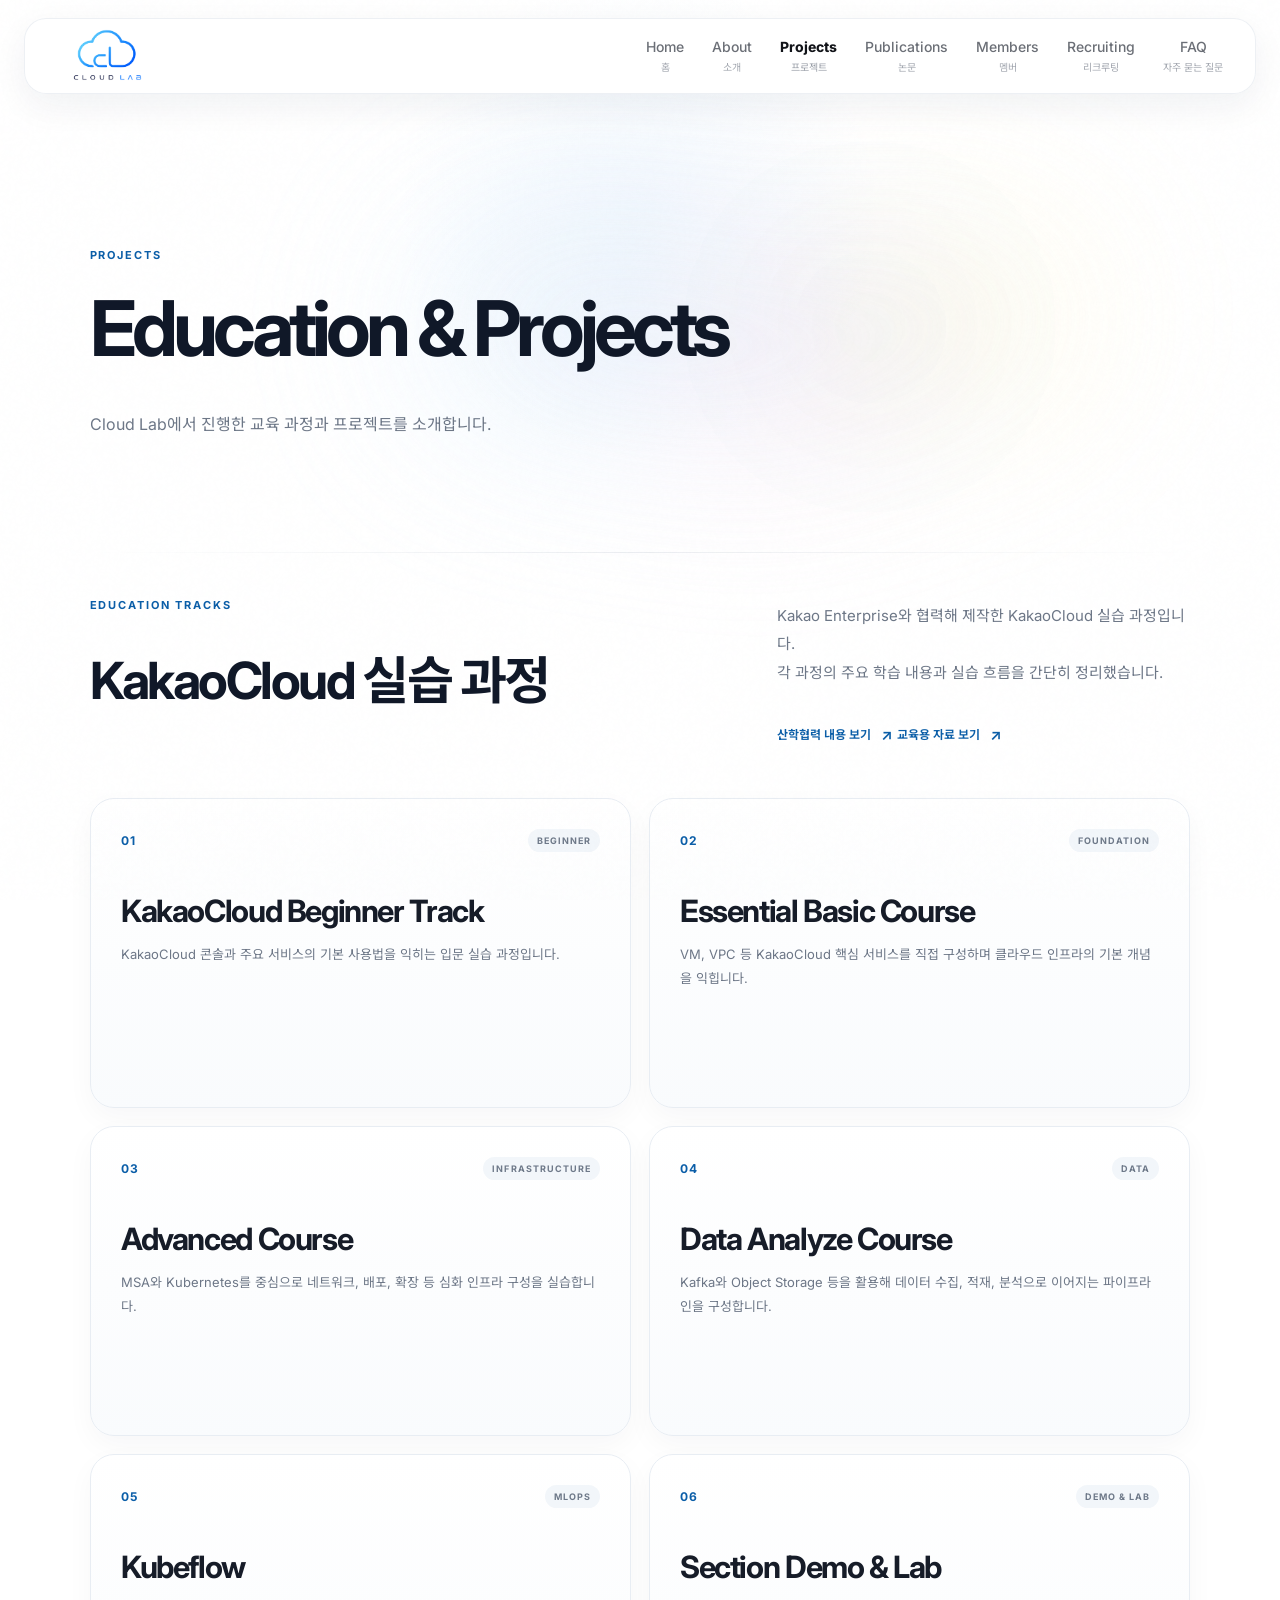
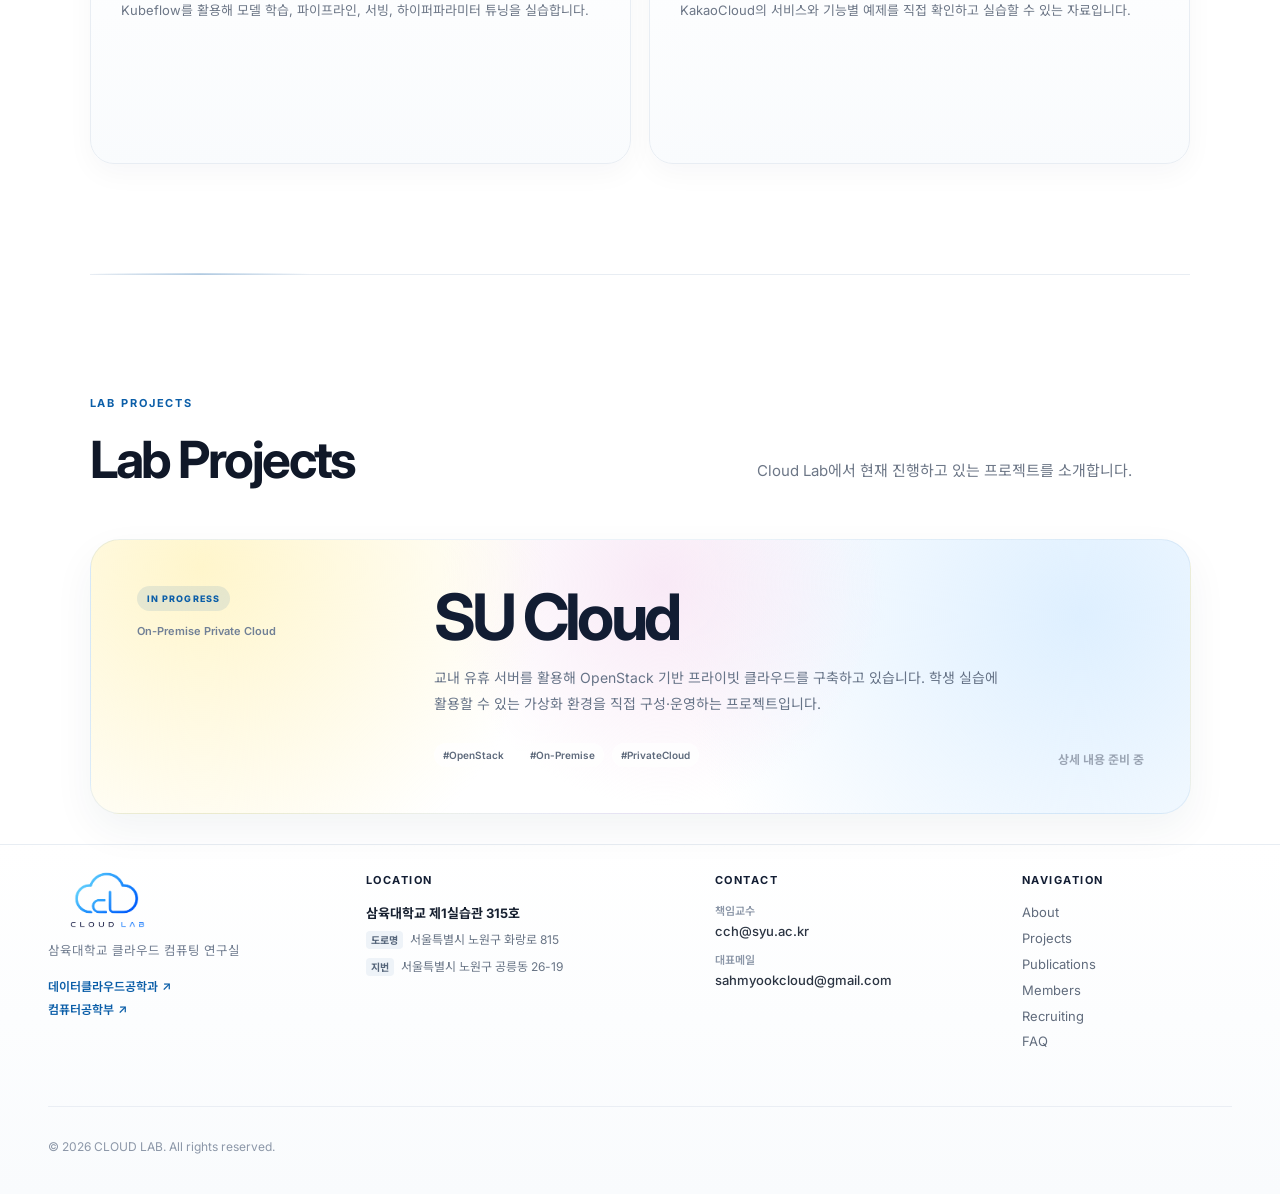
<file: projects.html>
<!DOCTYPE html>
<html lang="ko">
<head>
    <meta charset="UTF-8">
    <meta name="viewport" content="width=device-width, initial-scale=1.0">
    <link rel="preconnect" href="https://fonts.googleapis.com">
    <link rel="preconnect" href="https://fonts.gstatic.com" crossorigin>
    <link href="https://fonts.googleapis.com/css2?family=Inter:wght@400;500;600;700;800&family=Noto+Sans+KR:wght@400;500;600;700&display=swap" rel="stylesheet">
    <link rel="stylesheet" href="css/styles.css">
    <title>Projects | Cloud Lab</title>
    <link rel="stylesheet" href="css/premium.css">
</head>
<body class="projects-page">
    <header class="site-header">
        <a href="index.html" class="brand">
            <img src="images/logo/removedlogo.png" alt="Cloud Lab Logo" class="brand-logo-img">
        </a>

        <button class="menu-toggle" aria-label="메뉴 열기">☰</button>

        <nav class="nav">
            <a href="index.html"><span class="nav-en">Home</span><span class="nav-ko">홈</span></a>
            <a href="about.html"><span class="nav-en">About</span><span class="nav-ko">소개</span></a>
            <a href="projects.html"><span class="nav-en">Projects</span><span class="nav-ko">프로젝트</span></a>
            <a href="publications.html"><span class="nav-en">Publications</span><span class="nav-ko">논문</span></a>
            <a href="members.html"><span class="nav-en">Members</span><span class="nav-ko">멤버</span></a>
            <a href="recruiting.html"><span class="nav-en">Recruiting</span><span class="nav-ko">리크루팅</span></a>
            <a href="faq.html"><span class="nav-en">FAQ</span><span class="nav-ko">자주 묻는 질문</span></a>
        </nav>
    </header>

    <main class="page-main">
        <section class="page-hero reveal">
            <p class="eyebrow">PROJECTS</p>
            <h1>Education & Projects</h1>
            <p>Cloud Lab에서 진행한 교육 과정과 프로젝트를 소개합니다.</p>
        </section>

        <section class="detail-section projects-content">
            <div class="project-section-head reveal">
                <div>
                    <p class="section-kicker">EDUCATION TRACKS</p>
                    <h2>KakaoCloud 실습 과정</h2>
                </div>
                <p>
                    Kakao Enterprise와 협력해 제작한 KakaoCloud 실습 과정입니다.<br>
                    각 과정의 주요 학습 내용과 실습 흐름을 간단히 정리했습니다.<br>
                    <a class="course-link" href="https://kakaoenterprise.com/about/%EC%82%BC%EC%9C%A1%EB%8C%80%ED%95%99%EA%B5%90%EC%99%80-%ED%81%B4%EB%9D%BC%EC%9A%B0%EB%93%9C-%EB%B6%84%EC%95%BC-%EC%A0%84%EB%AC%B8-%EC%9D%B8%EB%A0%A5-%EC%96%91%EC%84%B1-%EB%B0%8F-%EA%B8%B0%EC%88%A0/" target="_blank" rel="noopener noreferrer">
                        산학협력 내용 보기 <span aria-hidden="true">↗</span>
                    </a>

                    <a class="course-link course-link-secondary"
                        href="https://github.com/kakaocloud-edu/tutorial"
                        target="_blank"
                        rel="noopener noreferrer">
                        교육용 자료 보기 <span aria-hidden="true">↗</span>
                    </a>
                </p>
            </div>

            <div id="course-grid" class="course-grid" aria-live="polite"></div>

            <div class="project-divider"></div>

            <div class="section-intro-grid reveal">
                <p class="section-kicker">LAB PROJECTS</p>
                <h2>Lab Projects</h2>
                <p>Cloud Lab에서 현재 진행하고 있는 프로젝트를 소개합니다.</p>
            </div>  

            <div id="lab-project-list" class="lab-project-list" aria-live="polite"></div>
        </section>
    </main>

    <footer class="site-footer">
    <div class="footer-inner">
        <div class="footer-grid">
            <!-- 1. 브랜드 및 소속 학과 -->
            <div class="footer-col footer-brand-col">
                <div class="brand">
                    <img src="images/logo/removedlogo.png" alt="Cloud Lab Logo" class="brand-logo-img">
                    <!-- <strong class="brand-name">CLOUD LAB</strong> -->
                </div>
                <p class="footer-desc">
                    삼육대학교 클라우드 컴퓨팅 연구실<br>
                </p>
                <div class="footer-dept-links">
                    <a href="https://www.syu.ac.kr/dce/" target="_blank" rel="noopener noreferrer">
                        데이터클라우드공학과 <span aria-hidden="true">↗</span>
                    </a>
                    <a href="https://www.syu.ac.kr/cse/" target="_blank" rel="noopener noreferrer">
                        컴퓨터공학부 <span aria-hidden="true">↗</span>
                    </a>
                </div>
            </div>

            <!-- 2. Location (위치) -->
            <div class="footer-col">
                <h3>LOCATION</h3>
                <div class="footer-address-block">
                    <strong class="location-building">삼육대학교 제1실습관 315호</strong>
                    <p class="address-line"><span>도로명</span> 서울특별시 노원구 화랑로 815</p>
                    <p class="address-line"><span>지번</span> 서울특별시 노원구 공릉동 26-19</p>
                </div>
            </div>

            <!-- 3. Contact (연락처) -->
            <div class="footer-col">
                <h3>CONTACT</h3>
                <div class="footer-info-item">
                    <span>책임교수</span>
                    <a href="mailto:cch@syu.ac.kr">cch@syu.ac.kr</a>
                </div>
                <div class="footer-info-item">
                    <span>대표메일</span>
                    <a href="mailto:sahmyookcloud@gmail.com">sahmyookcloud@gmail.com</a>
                </div>
            </div>

            <!-- 4. Navigation (세로 배치) -->
            <div class="footer-col">
                <h3>NAVIGATION</h3>
                <ul class="footer-links">
                    <li><a href="about.html">About</a></li>
                    <li><a href="projects.html">Projects</a></li>
                    <li><a href="publications.html">Publications</a></li>
                    <li><a href="members.html">Members</a></li>
                    <li><a href="recruiting.html">Recruiting</a></li>
                    <li><a href="faq.html">FAQ</a></li>
                </ul>
            </div>
        </div>

        <!-- 하단 Copyright -->
        <div class="footer-bottom">
            <p>&copy; 2026 CLOUD LAB. All rights reserved.</p>
        </div>
    </div>
</footer>

    <script src="js/script.js"></script>
    <script src="js/projects.js"></script>
    <script src="js/premium.js"></script>
</body>
</html>
</file>
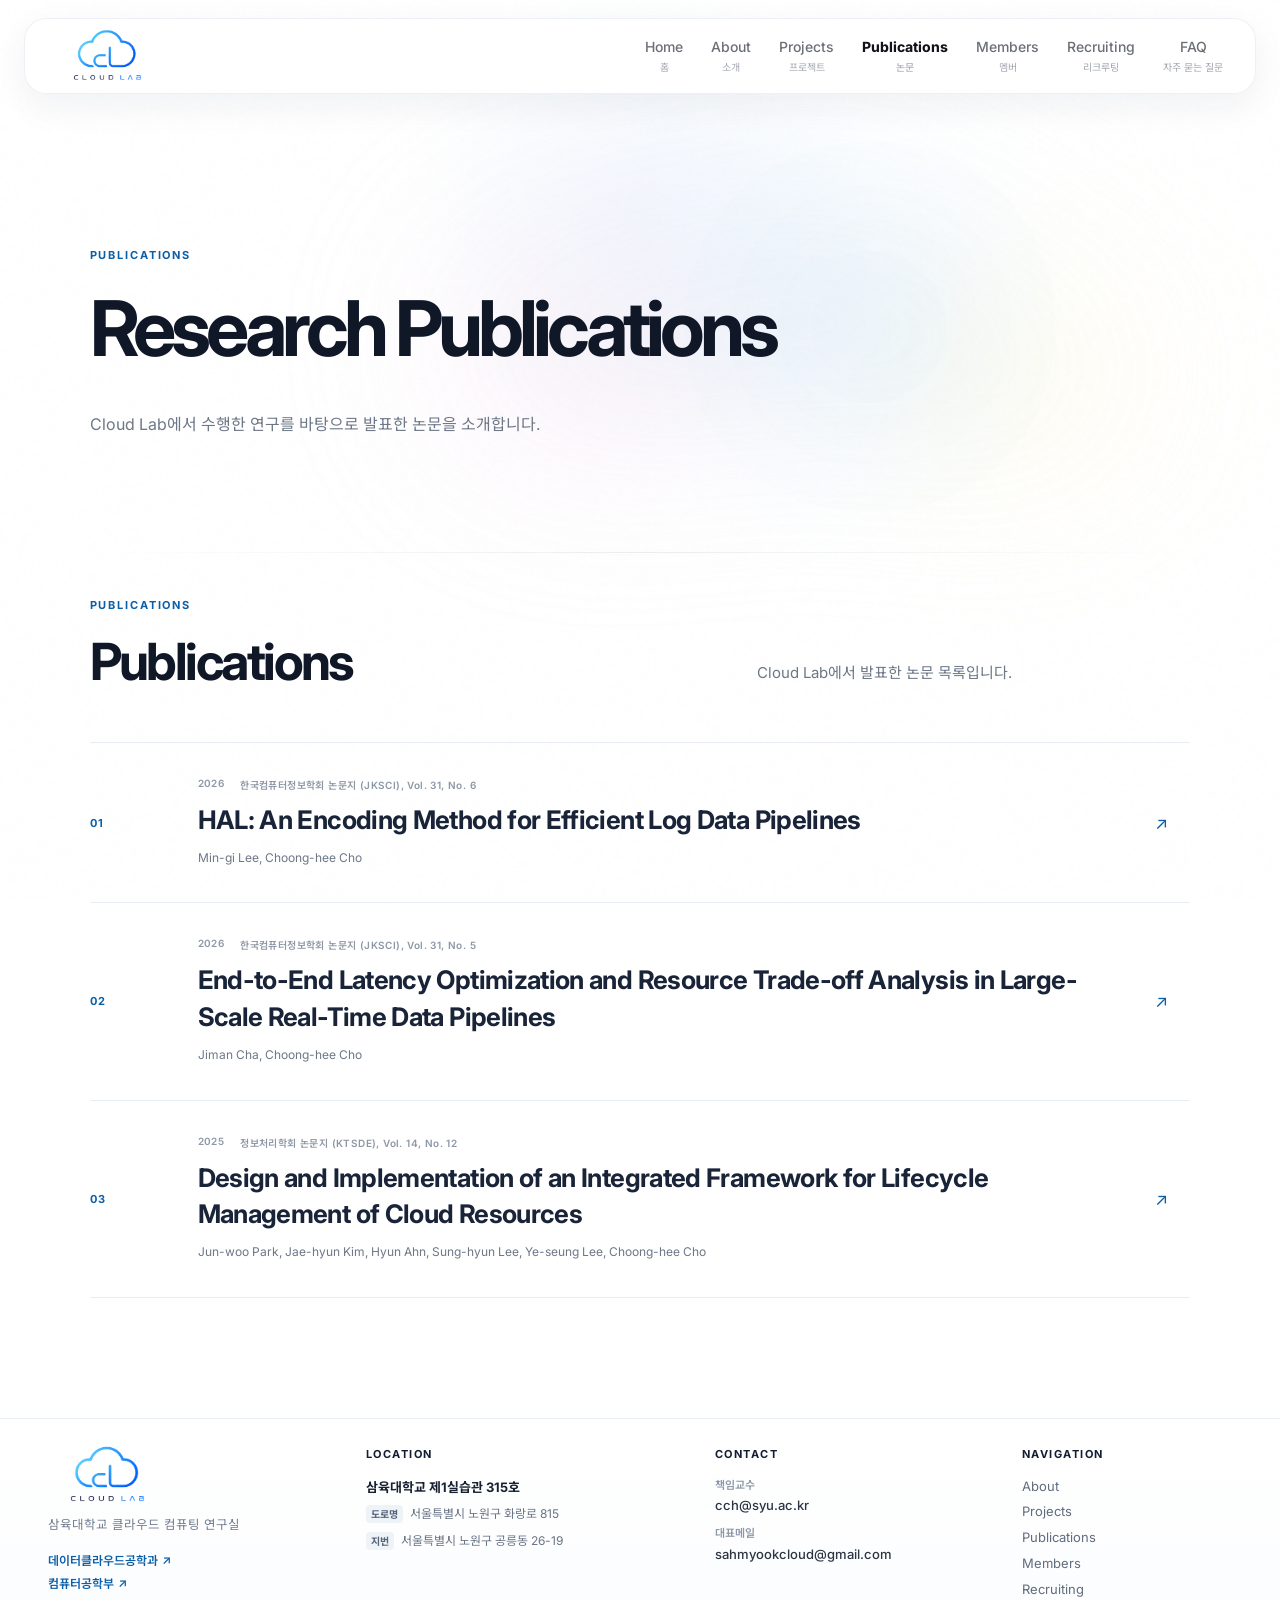
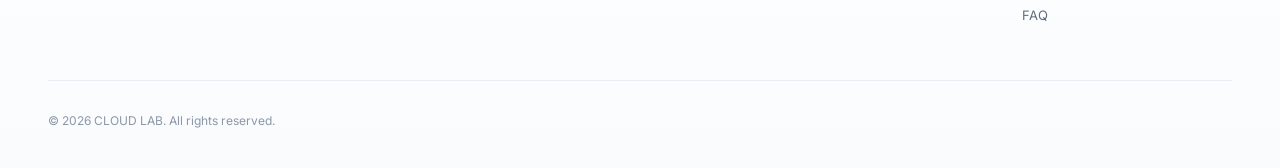
<file: publications.html>
<!DOCTYPE html>
<html lang="ko">
<head>
    <meta charset="UTF-8">
    <meta name="viewport" content="width=device-width, initial-scale=1.0">
    <link rel="preconnect" href="https://fonts.googleapis.com">
    <link rel="preconnect" href="https://fonts.gstatic.com" crossorigin>
    <link href="https://fonts.googleapis.com/css2?family=Inter:wght@400;500;600;700;800&family=Noto+Sans+KR:wght@400;500;600;700&display=swap" rel="stylesheet">
    <link rel="stylesheet" href="css/styles.css">
    <title>Publications | Cloud Lab</title>
    <link rel="stylesheet" href="css/premium.css">
</head>
<body class="publications-page">
    <header class="site-header">
        <a href="index.html" class="brand">
            <img src="images/logo/removedlogo.png" alt="Cloud Lab Logo" class="brand-logo-img">
        </a>

        <button class="menu-toggle" aria-label="메뉴 열기">☰</button>

        <nav class="nav">
            <a href="index.html"><span class="nav-en">Home</span><span class="nav-ko">홈</span></a>
            <a href="about.html"><span class="nav-en">About</span><span class="nav-ko">소개</span></a>
            <a href="projects.html"><span class="nav-en">Projects</span><span class="nav-ko">프로젝트</span></a>
            <a href="publications.html"><span class="nav-en">Publications</span><span class="nav-ko">논문</span></a>
            <a href="members.html"><span class="nav-en">Members</span><span class="nav-ko">멤버</span></a>
            <a href="recruiting.html"><span class="nav-en">Recruiting</span><span class="nav-ko">리크루팅</span></a>
            <a href="faq.html"><span class="nav-en">FAQ</span><span class="nav-ko">자주 묻는 질문</span></a>
        </nav>
    </header>

    <main class="page-main">
        <section class="page-hero reveal">
            <p class="eyebrow">PUBLICATIONS</p>
            <h1>Research Publications</h1>
            <p>Cloud Lab에서 수행한 연구를 바탕으로 발표한 논문을 소개합니다.</p>
        </section>

        <section class="detail-section publications-content">
            <div class="section-intro-grid reveal">
                <p class="section-kicker">PUBLICATIONS</p>
                <h2>Publications</h2>
                <p>Cloud Lab에서 발표한 논문 목록입니다.</p>
            </div>

            <div id="publication-list" class="publication-list" aria-live="polite"></div>
        </section>
    </main>

    <footer class="site-footer">
    <div class="footer-inner">
        <div class="footer-grid">
            <!-- 1. 브랜드 및 소속 학과 -->
            <div class="footer-col footer-brand-col">
                <div class="brand">
                    <img src="images/logo/removedlogo.png" alt="Cloud Lab Logo" class="brand-logo-img">
                    <!-- <strong class="brand-name">CLOUD LAB</strong> -->
                </div>
                <p class="footer-desc">
                    삼육대학교 클라우드 컴퓨팅 연구실<br>
                </p>
                <div class="footer-dept-links">
                    <a href="https://www.syu.ac.kr/dce/" target="_blank" rel="noopener noreferrer">
                        데이터클라우드공학과 <span aria-hidden="true">↗</span>
                    </a>
                    <a href="https://www.syu.ac.kr/cse/" target="_blank" rel="noopener noreferrer">
                        컴퓨터공학부 <span aria-hidden="true">↗</span>
                    </a>
                </div>
            </div>

            <!-- 2. Location (위치) -->
            <div class="footer-col">
                <h3>LOCATION</h3>
                <div class="footer-address-block">
                    <strong class="location-building">삼육대학교 제1실습관 315호</strong>
                    <p class="address-line"><span>도로명</span> 서울특별시 노원구 화랑로 815</p>
                    <p class="address-line"><span>지번</span> 서울특별시 노원구 공릉동 26-19</p>
                </div>
            </div>

            <!-- 3. Contact (연락처) -->
            <div class="footer-col">
                <h3>CONTACT</h3>
                <div class="footer-info-item">
                    <span>책임교수</span>
                    <a href="mailto:cch@syu.ac.kr">cch@syu.ac.kr</a>
                </div>
                <div class="footer-info-item">
                    <span>대표메일</span>
                    <a href="mailto:sahmyookcloud@gmail.com">sahmyookcloud@gmail.com</a>
                </div>
            </div>

            <!-- 4. Navigation (세로 배치) -->
            <div class="footer-col">
                <h3>NAVIGATION</h3>
                <ul class="footer-links">
                    <li><a href="about.html">About</a></li>
                    <li><a href="projects.html">Projects</a></li>
                    <li><a href="publications.html">Publications</a></li>
                    <li><a href="members.html">Members</a></li>
                    <li><a href="recruiting.html">Recruiting</a></li>
                    <li><a href="faq.html">FAQ</a></li>
                </ul>
            </div>
        </div>

        <!-- 하단 Copyright -->
        <div class="footer-bottom">
            <p>&copy; 2026 CLOUD LAB. All rights reserved.</p>
        </div>
    </div>
</footer>

    <script src="js/script.js"></script>
    <script src="js/publications.js"></script>
    <script src="js/premium.js"></script>
</body>
</html>
</file>
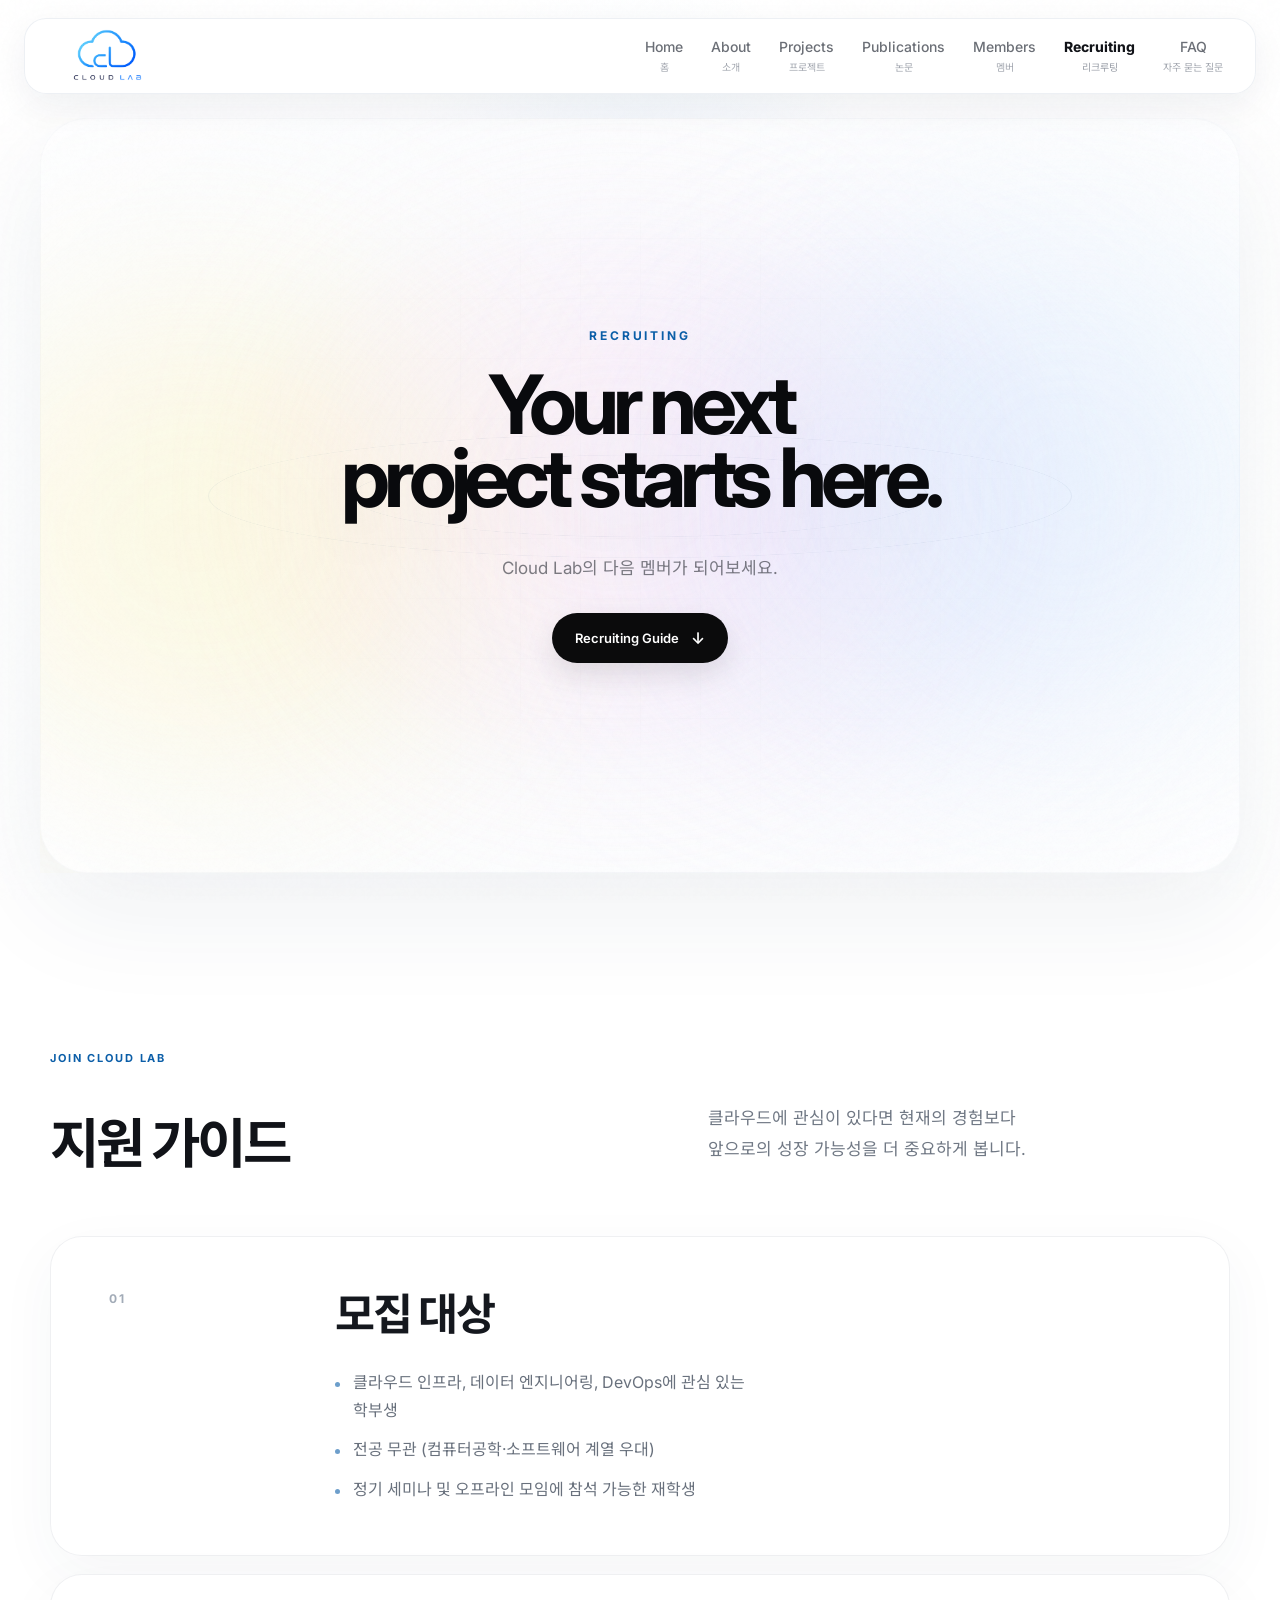
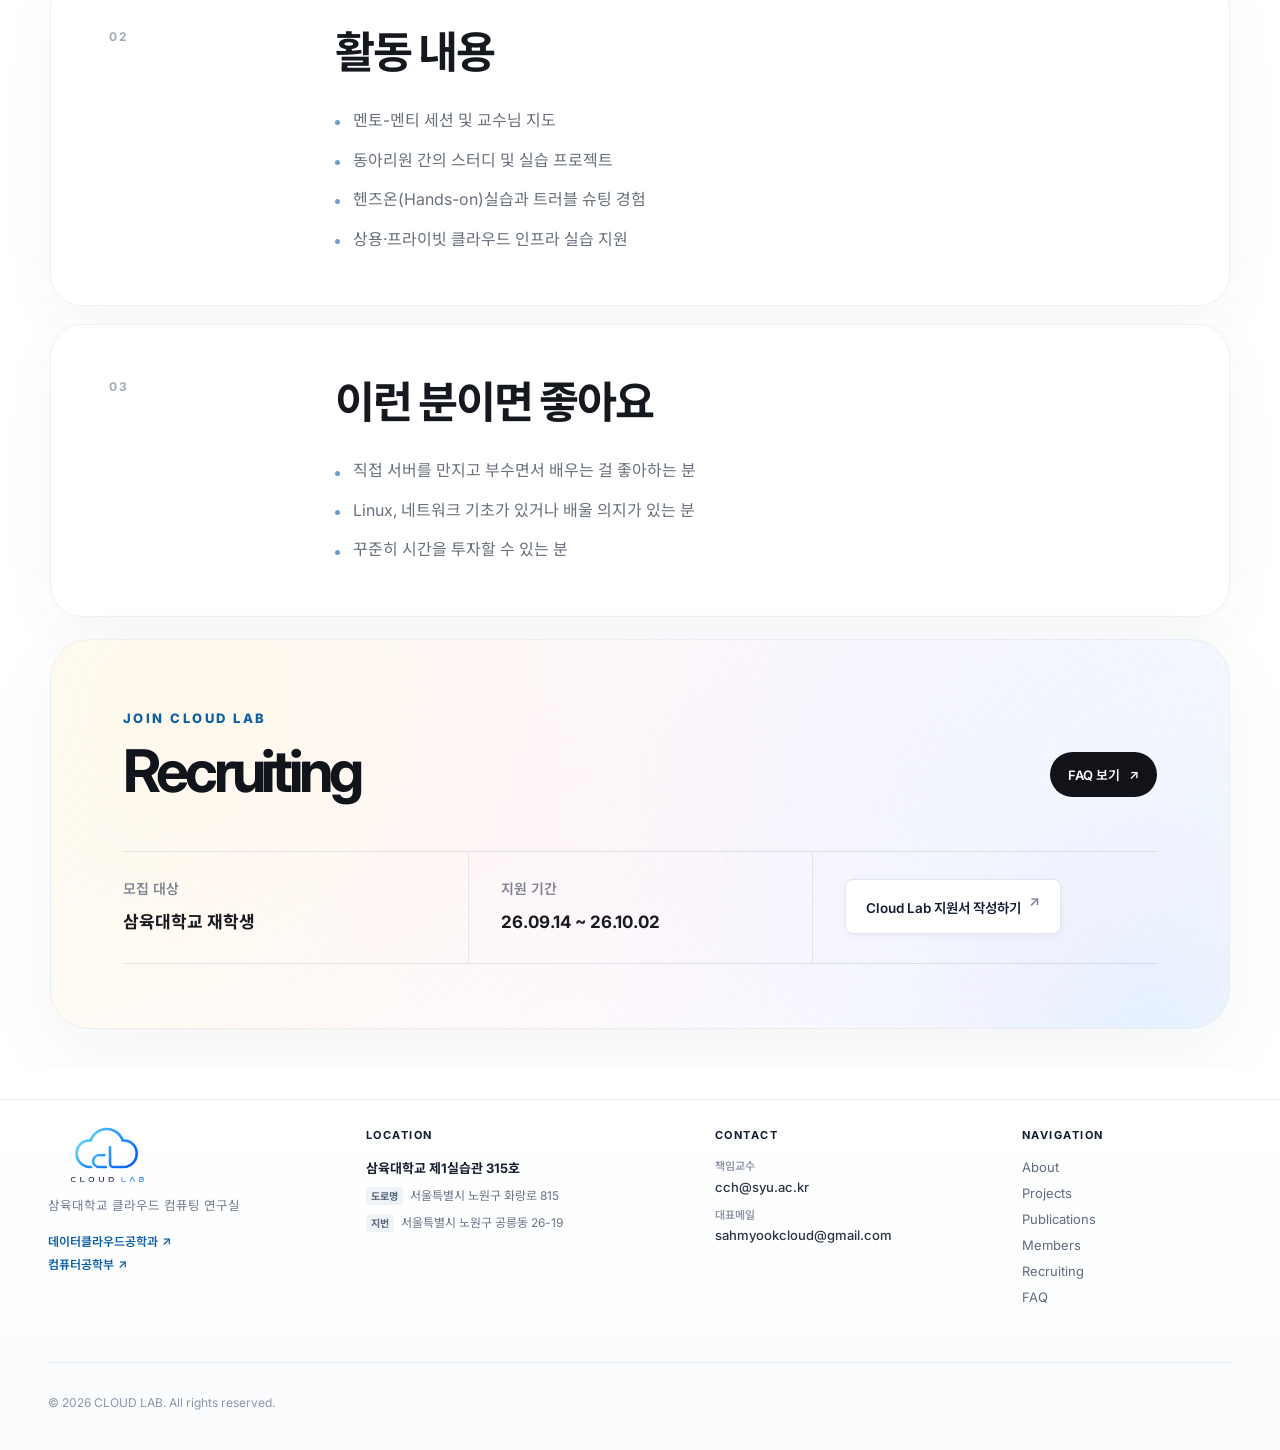
<file: recruiting.html>
<!DOCTYPE html>
<html lang="ko">
<head>
<meta charset="UTF-8">
<meta name="viewport" content="width=device-width, initial-scale=1.0">
<link rel="preconnect" href="https://fonts.googleapis.com">
<link rel="preconnect" href="https://fonts.gstatic.com" crossorigin>
<link href="https://fonts.googleapis.com/css2?family=Inter:wght@400;500;600;700;800&family=Noto+Sans+KR:wght@400;500;600;700&display=swap" rel="stylesheet">
<link rel="stylesheet" href="css/styles.css">
<link rel="stylesheet" href="css/premium.css">
<title>Recruiting | Cloud Lab</title>
</head>
<body class="recruiting-page premium-editorial-page">
<header class="site-header">
    <a href="index.html" class="brand">
        <img src="images/logo/removedlogo.png" alt="Cloud Lab Logo" class="brand-logo-img">
    </a>
    <button class="menu-toggle" aria-label="메뉴 열기">☰</button>
    <nav class="nav">
        <a href="index.html"><span class="nav-en">Home</span><span class="nav-ko">홈</span></a>
        <a href="about.html"><span class="nav-en">About</span><span class="nav-ko">소개</span></a>
        <a href="projects.html"><span class="nav-en">Projects</span><span class="nav-ko">프로젝트</span></a>
        <a href="publications.html"><span class="nav-en">Publications</span><span class="nav-ko">논문</span></a>
        <a href="members.html"><span class="nav-en">Members</span><span class="nav-ko">멤버</span></a>
        <a href="recruiting.html"><span class="nav-en">Recruiting</span><span class="nav-ko">리크루팅</span></a>
        <a href="faq.html"><span class="nav-en">FAQ</span><span class="nav-ko">자주 묻는 질문</span></a>
    </nav>
</header>

<main class="recruiting-main premium-recruiting-main">
    <section class="recruiting-hero premium-recruiting-hero">
        <div class="recruiting-gradient" aria-hidden="true">
            <div class="recruiting-blob recruit-yellow"></div>
            <div class="recruiting-blob recruit-pink"></div>
            <div class="recruiting-blob recruit-purple"></div>
            <div class="recruiting-blob recruit-blue"></div>
            <div class="recruit-orbit orbit-one"></div>
            <div class="recruit-orbit orbit-two"></div>
        </div>
        <!-- recruiting.html 38번 라인 부근 -->
        <div class="recruiting-hero-content reveal">
            <p class="eyebrow recruiting-eyebrow">RECRUITING</p>
            <h1 class="recruiting-title"><span>Your next</span><span>project starts here.</span></h1>
            <p class="recruiting-description">Cloud Lab의 다음 멤버가 되어보세요.</p>
            <a class="recruiting-guide-btn" href="#recruiting-guide">Recruiting Guide <span>↓</span></a>
        </div>
    </section>

    <section class="recruiting-guide-section" id="recruiting-guide">
        <div class="recruiting-guide-intro reveal">
            <p class="section-kicker">JOIN CLOUD LAB</p>
            <h2>지원 가이드<span class="recruit-title-line"></span></h2>
            <p>클라우드에 관심이 있다면 현재의 경험보다<br>앞으로의 성장 가능성을 더 중요하게 봅니다.</p>
        </div>

        <div class="recruiting-clean-stack">
            <article class="recruit-clean-card reveal">
                <div class="recruit-clean-meta">
                    <span class="recruit-clean-number">01</span>
                </div>
                <div class="recruit-clean-body">
                    <h3>모집 대상</h3>
                    <ul>
                        <li>클라우드 인프라, 데이터 엔지니어링, DevOps에 관심 있는 학부생</li>
                        <li>전공 무관 (컴퓨터공학·소프트웨어 계열 우대)</li>
                        <li>정기 세미나 및 오프라인 모임에 참석 가능한 재학생</li>
                    </ul>
                </div>
            </article>

            <article class="recruit-clean-card reveal">
                <div class="recruit-clean-meta">
                    <span class="recruit-clean-number">02</span>
                </div>
                <div class="recruit-clean-body">
                    <h3>활동 내용</h3>
                    <ul>
                        <li>멘토-멘티 세션 및 교수님 지도</li>
                        <li>동아리원 간의 스터디 및 실습 프로젝트</li>
                        <li>헨즈온(Hands-on)실습과 트러블 슈팅 경험</li>
                        <li>상용·프라이빗 클라우드 인프라 실습 지원</li>
                    </ul>
                </div>
            </article>

            <article class="recruit-clean-card reveal">
                <div class="recruit-clean-meta">
                    <span class="recruit-clean-number">03</span>
                </div>
                <div class="recruit-clean-body">
                    <h3>이런 분이면 좋아요</h3>
                    <ul>
                        <li>직접 서버를 만지고 부수면서 배우는 걸 좋아하는 분</li>
                        <li>Linux, 네트워크 기초가 있거나 배울 의지가 있는 분</li>
                        <li>꾸준히 시간을 투자할 수 있는 분</li>
                    </ul>
                </div>
            </article>
        </div>

        <section class="recruit-apply-clean reveal">
            <div class="recruit-apply-glow" aria-hidden="true"></div>
            <div class="recruit-apply-clean-head">
                <div>
                    <p class="recruit-apply-kicker">JOIN CLOUD LAB</p>
                    <h2>Recruiting</h2>
                </div>
                <a href="faq.html" class="recruit-faq-link">FAQ 보기 <span>↗</span></a>
            </div>

            <div class="recruit-apply-clean-info">
                <div><span>모집 대상</span><strong>삼육대학교 재학생</strong></div>
                <div><span>지원 기간</span><strong>26.09.14 ~ 26.10.02</strong></div>
                <div class="recruit-meta-col" style="display: flex; align-items: center; justify-content: flex-start;">
                <a href="https://docs.google.com/forms/d/e/1FAIpQLSe9ncpKhycTcbG1vggDDbEhpry8DmBPNc656_YhUjwXGZnlYA/viewform?usp=header" 
                target="_blank" 
                rel="noopener noreferrer" 
                class="recruit-apply-btn-white">
                    Cloud Lab 지원서 작성하기 <span>↗</span>
                </a>
            </div>
            </div>
        </section>
    </section>
</main>

<footer class="site-footer">
    <div class="footer-inner">
        <div class="footer-grid">
            <!-- 1. 브랜드 및 소속 학과 -->
            <div class="footer-col footer-brand-col">
                <div class="brand">
                    <img src="images/logo/removedlogo.png" alt="Cloud Lab Logo" class="brand-logo-img">
                    <!-- <strong class="brand-name">CLOUD LAB</strong> -->
                </div>
                <p class="footer-desc">
                    삼육대학교 클라우드 컴퓨팅 연구실<br>
                </p>
                <div class="footer-dept-links">
                    <a href="https://www.syu.ac.kr/dce/" target="_blank" rel="noopener noreferrer">
                        데이터클라우드공학과 <span aria-hidden="true">↗</span>
                    </a>
                    <a href="https://www.syu.ac.kr/cse/" target="_blank" rel="noopener noreferrer">
                        컴퓨터공학부 <span aria-hidden="true">↗</span>
                    </a>
                </div>
            </div>

            <!-- 2. Location (위치) -->
            <div class="footer-col">
                <h3>LOCATION</h3>
                <div class="footer-address-block">
                    <strong class="location-building">삼육대학교 제1실습관 315호</strong>
                    <p class="address-line"><span>도로명</span> 서울특별시 노원구 화랑로 815</p>
                    <p class="address-line"><span>지번</span> 서울특별시 노원구 공릉동 26-19</p>
                </div>
            </div>

            <!-- 3. Contact (연락처) -->
            <div class="footer-col">
                <h3>CONTACT</h3>
                <div class="footer-info-item">
                    <span>책임교수</span>
                    <a href="mailto:cch@syu.ac.kr">cch@syu.ac.kr</a>
                </div>
                <div class="footer-info-item">
                    <span>대표메일</span>
                    <a href="mailto:sahmyookcloud@gmail.com">sahmyookcloud@gmail.com</a>
                </div>
            </div>

            <!-- 4. Navigation (세로 배치) -->
            <div class="footer-col">
                <h3>NAVIGATION</h3>
                <ul class="footer-links">
                    <li><a href="about.html">About</a></li>
                    <li><a href="projects.html">Projects</a></li>
                    <li><a href="publications.html">Publications</a></li>
                    <li><a href="members.html">Members</a></li>
                    <li><a href="recruiting.html">Recruiting</a></li>
                    <li><a href="faq.html">FAQ</a></li>
                </ul>
            </div>
        </div>

        <!-- 하단 Copyright -->
        <div class="footer-bottom">
            <p>&copy; 2026 CLOUD LAB. All rights reserved.</p>
        </div>
    </div>
</footer>
<script src="js/script.js"></script>
<script src="js/premium.js"></script>
</body>
</html>
</file>
<file: css/styles.css>
/* ==========================================================================
   [공통] 전역 기본 리셋 및 컬러 변수 (Global & Reset)
   ========================================================================== */

* {
    box-sizing: border-box;
}

html {
    scroll-behavior: smooth;
}

body {
    margin: 0;
    color: #101828;
    background: #ffffff;
    font-family: Inter, "Noto Sans KR", sans-serif;
}

a {
    color: inherit;
    text-decoration: none;
}

:root {
    --syu: #0b5ea8;
    --syu-dark: #17365e;
    --muted: #6d7787;
    --line: #e8edf3;
    --yellow: #fff2b8;
    --pink: #f5dff2;
    --blue: #d5ebff;
}


/* ==========================================================================
   [공통] 상단 헤더 및 내비게이션 (Header & Navigation)
   ========================================================================== */

.site-header {
    position: fixed;
    top: 18px;
    left: 50%;
    transform: translateX(-50%);
    z-index: 100;
    width: min(1320px, calc(100% - 48px));
    height: 76px;
    display: flex;
    align-items: center;
    justify-content: space-between;
    padding: 0 28px;
    background: rgba(255, 255, 255, 0.92);
    backdrop-filter: blur(20px);
    -webkit-backdrop-filter: blur(20px);
    border: 1px solid rgba(230, 234, 240, 0.7);
    border-radius: 22px;
    box-shadow: 0 12px 35px rgba(25, 42, 70, 0.06);
}

.brand {
    display: flex;
    align-items: center;
    gap: 12px;
}

.brand-symbol {
    position: relative;
    width: 30px;
    height: 20px;
    display: block;
}

.brand-logo-img {
    height: 110px;
    width: auto;
    display: block;
    object-fit: contain;
    transition: transform 0.2s ease;
}

.brand:hover .brand-logo-img {
    transform: scale(1.05);
}

.brand-dot {
    position: absolute;
    top: 50%;
    width: 16px;
    height: 16px;
    border-radius: 50%;
    transform: translateY(-50%);
}

.dot-yellow {
    left: 0;
    background: rgba(255, 218, 78, 0.9);
}

.dot-blue {
    left: 10px;
    background: rgba(151, 198, 255, 0.82);
}

.brand-copy {
    display: flex;
    align-items: center;
}

.brand-copy strong {
    color: #181b20;
    font-size: 14px;
    font-weight: 800;
    letter-spacing: 0.13em;
}

.nav {
    display: flex;
    align-items: center;
    gap: 20px;
}

.nav a {
    position: relative;
    display: flex;
    flex-direction: column;
    align-items: center;
    justify-content: center;
    gap: 3px;
    padding: 8px 4px;
    color: #5f636b;
    opacity: 0.92;
    transform: translateY(0);
    transition:
        transform 0.18s cubic-bezier(0.22, 1, 0.36, 1),
        color 0.18s ease,
        opacity 0.18s ease;
}

.nav-en {
    display: block;
    font-size: 14px;
    font-weight: 500;
    line-height: 1.2;
}

.nav-ko {
    display: block;
    margin-top: 2px;
    color: #9a9fa8;
    font-size: 10px;
    font-weight: 400;
    line-height: 1.2;
}

.nav a:hover {
    color: #111318;
    opacity: 1;
    transform: translateY(-3px);
}

.nav a:hover .nav-en {
    font-weight: 700;
}

.nav a.active {
    color: #111318;
    opacity: 1;
}

.nav a.active .nav-en {
    font-weight: 750;
}

.nav a.active:hover {
    transform: translateY(-3px);
}

.nav-highlight {
    display: none !important;
}

.menu-toggle {
    display: none;
    border: none;
    background: transparent;
    font-size: 22px;
    cursor: pointer;
}


/* ==========================================================================
   [공통] 서브 페이지 공통 베이스 레이아웃 (Subpage Base Layout)
   ========================================================================== */

.page-main {
    padding-top: 120px;
}

.page-hero {
    position: relative;
    isolation: isolate;
    overflow: visible;
    max-width: 1240px;
    min-height: 560px;
    display: flex;
    flex-direction: column;
    justify-content: center;
    margin: auto;
    padding: 90px 7vw 70px;
}

.page-hero h1,
.members-head h1 {
    margin: 18px 0 28px;
    font-size: clamp(49px, 6vw, 88px);
    line-height: 0.98;
    letter-spacing: -0.065em;
}

.page-hero > p:last-child {
    max-width: 620px;
    color: var(--muted);
    font-size: 16px;
    line-height: 1.8;
}

.eyebrow,
.section-kicker {
    color: var(--syu);
    font-size: 11px;
    font-weight: 700;
    letter-spacing: 0.17em;
}

/* 기본 Hero 배경 블롭 */
.page-hero::before,
.members-head::before {
    content: "";
    position: absolute;
    top: 50%;
    left: 60%;
    z-index: -2;
    width: 780px;
    height: 480px;
    transform: translate(-50%, -50%);
    pointer-events: none;
    filter: blur(70px);
    animation: centerMorph 18s ease-in-out infinite alternate;
    background:
        radial-gradient(ellipse 38% 48% at 28% 52%, rgba(255, 244, 190, 0.72) 0%, rgba(255, 244, 190, 0.38) 34%, rgba(255, 244, 190, 0.12) 54%, transparent 76%),
        radial-gradient(ellipse 40% 50% at 52% 48%, rgba(244, 222, 242, 0.70) 0%, rgba(244, 222, 242, 0.36) 34%, rgba(244, 222, 242, 0.11) 54%, transparent 76%),
        radial-gradient(ellipse 40% 50% at 76% 50%, rgba(211, 234, 255, 0.76) 0%, rgba(211, 234, 255, 0.40) 34%, rgba(211, 234, 255, 0.12) 55%, transparent 77%);
}

.page-hero::after,
.members-head::after {
    content: "";
    position: absolute;
    top: 48%;
    left: 68%;
    z-index: -1;
    width: 260px;
    height: 260px;
    transform: translate(-50%, -50%);
    pointer-events: none;
    filter: blur(80px);
    background: radial-gradient(circle, rgba(11, 94, 168, 0.13) 0%, rgba(11, 94, 168, 0.05) 38%, transparent 78%);
    animation: blueMorph 22s ease-in-out infinite alternate;
}

.activities-page .page-hero::before {
    left: 57%;
    background:
        radial-gradient(ellipse 40% 48% at 28% 46%, rgba(211, 234, 255, 0.76) 0%, rgba(211, 234, 255, 0.39) 34%, rgba(211, 234, 255, 0.11) 54%, transparent 76%),
        radial-gradient(ellipse 38% 50% at 52% 55%, rgba(244, 222, 242, 0.70) 0%, rgba(244, 222, 242, 0.36) 34%, rgba(244, 222, 242, 0.10) 54%, transparent 76%),
        radial-gradient(ellipse 38% 46% at 75% 47%, rgba(255, 244, 190, 0.67) 0%, rgba(255, 244, 190, 0.34) 32%, rgba(255, 244, 190, 0.10) 52%, transparent 74%);
}

.detail-section,
.members-content {
    max-width: 1380px;
    margin: auto;
    padding: 55px 7vw 120px;
}

.section-grid {
    display: grid;
    grid-template-columns: 1fr 1fr;
    gap: 80px;
}

.section-grid h2,
.recruit-panel h2 {
    margin: 12px 0;
    font-size: clamp(36px, 4vw, 56px);
    line-height: 1.03;
    letter-spacing: -0.05em;
}

.section-copy {
    color: var(--muted);
    font-size: 16px;
    line-height: 1.9;
}


/* ==========================================================================
   [페이지] 1. 메인 홈 (Home)
   ========================================================================== */

.home-main {
    min-height: 100vh;
}

.home-hero {
    position: relative;
    min-height: 100vh;
    display: flex;
    align-items: center;
    justify-content: center;
    overflow: hidden;
    padding: 140px 40px 100px;
    background: #ffffff;
}

.hero-center {
    position: relative;
    z-index: 3;
    width: 100%;
    max-width: 1100px;
    text-align: center;
}

.home-eyebrow {
    margin: 0 0 28px;
    color: var(--syu);
    font-size: 14px;
    font-weight: 700;
    letter-spacing: 0.24em;
}

.home-title {
    display: flex;
    flex-direction: column;
    align-items: center;
    margin: 0;
    font-size: clamp(65px, 7.5vw, 120px);
    font-weight: 700;
    line-height: 0.95;
    letter-spacing: -0.07em;
}

.home-title > span {
    display: inline-flex;
    align-items: center;
    justify-content: center;
    min-height: 1.05em;
    white-space: nowrap;
}

.title-cloud {
    color: #121d33;
}

.title-connect {
    color: #7e899b;
}

.title-create {
    color: #9ca7b8;
}

.typing-cursor {
    display: inline-block;
    margin-left: 6px;
    font-weight: 200;
    color: var(--syu);
    line-height: 1;
    transform: translateY(-2px);
    animation: blink 0.8s infinite;
}

.home-description {
    max-width: 720px;
    margin: 46px auto 0;
    color: #657185;
    font-size: 18px;
    line-height: 1.8;
}

.home-actions {
    display: flex;
    align-items: center;
    justify-content: center;
    gap: 34px;
    margin-top: 38px;
}

.home-primary-btn {
    display: inline-flex;
    align-items: center;
    gap: 28px;
    padding: 16px 28px;
    border-radius: 999px;
    background: linear-gradient(135deg, #0754a0, #0872ce);
    color: #ffffff;
    font-size: 16px;
    font-weight: 500;
    transition: transform 0.25s ease, box-shadow 0.25s ease;
}

.home-primary-btn:hover {
    transform: translateY(-3px);
    box-shadow: 0 12px 30px rgba(11, 94, 168, 0.2);
}

.home-secondary-btn {
    color: #075bad;
    font-size: 16px;
    font-weight: 500;
    transition: opacity 0.2s ease;
}

.home-secondary-btn:hover {
    opacity: 0.55;
}

.home-gradient {
    position: absolute;
    top: 51%;
    left: 50%;
    z-index: 0;
    width: min(1120px, 92vw);
    height: min(720px, 72vh);
    transform: translate(-50%, -50%);
    pointer-events: none;
}

.home-blob {
    position: absolute;
    border-radius: 48% 52% 58% 42% / 45% 55% 45% 55%;
    mix-blend-mode: multiply;
    animation: homeMorph 18s ease-in-out infinite alternate;
}

.blob-yellow {
    top: 18%;
    left: 2%;
    width: 48%;
    height: 70%;
    background: rgba(255, 241, 174, 0.58);
    filter: blur(95px);
}

.blob-pink {
    top: 12%;
    left: 22%;
    width: 56%;
    height: 74%;
    background: rgba(244, 218, 241, 0.58);
    filter: blur(100px);
    animation-delay: -6s;
}

.blob-blue {
    top: 10%;
    right: 0;
    width: 50%;
    height: 76%;
    background: rgba(205, 230, 255, 0.64);
    filter: blur(100px);
    animation-delay: -11s;
}

.blob-syu {
    top: 34%;
    right: 18%;
    width: 25%;
    height: 38%;
    background: rgba(11, 94, 168, 0.08);
    filter: blur(115px);
    animation-delay: -8s;
}


/* ==========================================================================
   [페이지] 2. 소개 (About)
   ========================================================================== */

.page-hero-desc {
    max-width: 780px;
    margin-top: 10px;
}

.page-hero-desc p {
    margin: 0 0 16px;
    color: var(--muted);
    font-size: 15.5px;
    line-height: 1.85;
    word-break: keep-all;
}

.page-hero-desc p strong {
    color: #121d33;
    font-weight: 700;
}

.page-hero-desc .hero-welcome {
    margin-top: 22px;
    color: var(--syu);
    font-weight: 600;
    font-size: 15px;
}

/* About Page Hero - 2단 분할 레이아웃 */
.about-hero {
    max-width: 1380px;
    width: 100%;
    margin: 0 auto;
    padding: 80px 7vw 60px;
    display: grid;
    grid-template-columns: 1fr 1fr;
    gap: 80px;
    align-items: start;
    min-height: auto;
}

.about-hero.reveal {
    transition: 
        opacity 5.0s cubic-bezier(0.16, 1, 0.3, 1), 
        transform 1.4s cubic-bezier(0.16, 1, 0.3, 1);
}

.about-hero .hero-title-col h1 {
    margin: 16px 0 0;
    font-size: clamp(42px, 5vw, 68px);
    line-height: 1.04;
    letter-spacing: -0.06em;
    word-break: keep-all;
}

.about-hero .hero-desc-col {
    display: flex;
    flex-direction: column;
    gap: 16px;
    padding-top: 30px;
}

.about-hero .hero-desc-col p {
    margin: 0;
    color: #556070;
    font-size: 15px;
    line-height: 1.85;
    word-break: keep-all;
}

.about-hero .hero-desc-col p strong {
    color: #121d33;
    font-weight: 700;
}

.about-hero .hero-desc-col .hero-welcome {
    margin-top: 6px;
    padding-top: 18px;
    border-top: 1px dashed var(--line);
    color: var(--syu);
    font-size: 15px;
    font-weight: 600;
    line-height: 1.7;
}

.about-hero ~ .detail-section {
    padding-bottom: 0px;
}

.detail-section p strong,
.value-card p strong {
    color: #121d33;
    font-weight: 700;
}

.value-grid {
    display: grid;
    grid-template-columns: repeat(4, 1fr);
    gap: 18px;
    margin-top: 62px;
}

.value-card {
    display: flex;
    flex-direction: column;
    padding: 32px 26px;
    border: 1px solid var(--line);
    border-radius: 24px;
    background: linear-gradient(180deg, #ffffff, #fbfcfd);
    box-shadow: 0 4px 18px rgba(25, 42, 70, 0.03);
    cursor: default;
    transition: 
        transform 0.4s cubic-bezier(0.16, 1, 0.3, 1), 
        box-shadow 0.4s cubic-bezier(0.16, 1, 0.3, 1), 
        border-color 0.4s ease;
}

.value-card:hover {
    transform: translateY(-14px);
    border-color: rgba(11, 94, 168, 0.16);
    box-shadow: 
        0 12px 24px -6px rgba(11, 94, 168, 0.08),
        0 28px 56px -10px rgba(20, 46, 79, 0.12),
        0 42px 72px -16px rgba(20, 46, 79, 0.06);
}

.value-card .card-num {
    color: var(--syu);
    font-size: 12px;
    font-weight: 700;
    letter-spacing: 0.1em;
}

.value-card h3 {
    margin: 18px 0 12px;
    font-size: 18px;
    font-weight: 700;
    line-height: 1.35;
    color: #161c28;
}

.value-card p {
    margin: 0 0 24px;
    color: var(--muted);
    font-size: 13px;
    line-height: 1.7;
    flex-grow: 1;
}

.card-tags {
    display: flex;
    flex-wrap: wrap;
    gap: 6px;
    margin-top: auto;
}

.card-tags span {
    display: inline-block;
    padding: 4px 8px;
    border-radius: 6px;
    background: #f1f5fa;
    color: #4b586e;
    font-size: 11px;
    font-weight: 500;
}

.activity-detail {
    display: grid;
    grid-template-columns: 120px 1fr;
    gap: 36px;
    padding: 42px 0;
    border-top: 1px solid var(--line);
}

.activity-detail:last-child {
    border-bottom: 1px solid var(--line);
}

.activity-detail > span {
    color: var(--syu);
    font-size: 12px;
    font-weight: 700;
}

.activity-detail h2 {
    margin: 0 0 12px;
    font-size: 36px;
    letter-spacing: -0.04em;
}

.activity-detail p {
    max-width: 760px;
    color: var(--muted);
    line-height: 1.8;
}


/* ==========================================================================
   [페이지] 3. 구성원 (Members)
   ========================================================================== */

.members-page-main {
    padding-top: 140px;
}

.members-head {
    position: relative;
    isolation: isolate;
    overflow: visible;
    max-width: 1380px;
    min-height: 360px;
    display: grid;
    grid-template-columns: 1fr 0.65fr;
    align-items: center;
    gap: 70px;
    margin: auto;
    padding: 55px 7vw 0px;
}

.members-head::before {
    top: 56%;
    left: 61%;
    background:
        radial-gradient(ellipse 38% 48% at 28% 58%, rgba(244, 222, 242, 0.70) 0%, rgba(244, 222, 242, 0.37) 34%, rgba(244, 222, 242, 0.10) 54%, transparent 76%),
        radial-gradient(ellipse 42% 52% at 55% 45%, rgba(211, 234, 255, 0.77) 0%, rgba(211, 234, 255, 0.40) 34%, rgba(211, 234, 255, 0.12) 55%, transparent 77%),
        radial-gradient(ellipse 36% 45% at 78% 62%, rgba(255, 244, 190, 0.64) 0%, rgba(255, 244, 190, 0.33) 32%, rgba(255, 244, 190, 0.09) 50%, transparent 72%);
}

.members-head > p {
    color: var(--muted);
    font-size: 14px;
    line-height: 1.8;
}

.subhead {
    display: flex;
    align-items: flex-start;
    gap: 14px;
    margin: 68px 0 22px;
}

.subhead-line {
    width: 3px;
    height: 42px;
    background: var(--syu);
}

.subhead div {
    display: flex;
    flex-direction: column;
    gap: 4px;
}

.subhead strong {
    color: var(--syu-dark);
    font-size: 22px;
}

.subhead small {
    color: #8a94a3;
    font-size: 12px;
}

.professor-card {
    display: grid;
    grid-template-columns: 160px 1fr 280px;
    gap: 34px;
    padding: 28px;
    border: 1px solid var(--line);
    border-radius: 26px;
    background: #ffffff;
    box-shadow: 0 16px 40px rgba(20, 46, 79, 0.06);
}

.portrait {
    aspect-ratio: 1;
    display: grid;
    place-items: center;
    border: 1px solid rgba(11, 94, 168, 0.08);
    border-radius: 22px;
    background: #eef5fb;
    color: #234b75;
    font-size: 24px;
    font-weight: 800;
    object-fit: cover;
}

.portrait-professor {
    border-radius: 28px;
    background: linear-gradient(145deg, #e8f2fb, #d6e7f6);
    font-size: 26px;
    overflow: hidden;
    padding: 0;
}

.portrait-professor img {
    width: 100%;
    height: 100%;
    object-fit: cover;
    object-position: center;
    display: block;
}
.role {
    color: var(--syu);
    font-size: 11px;
    font-weight: 700;
    letter-spacing: 0.14em;
}

.professor-main h3 {
    margin: 8px 0 4px;
    font-size: 30px;
}

.dept {
    margin: 0;
    color: #5f6a78;
}

.bio {
    max-width: 600px;
    margin-top: 22px;
    color: var(--muted);
    line-height: 1.75;
}

.professor-meta {
    display: flex;
    flex-wrap: wrap;
    align-content: flex-start;
    gap: 8px;
    padding-top: 38px;
}

.professor-meta span {
    padding: 8px 10px;
    border-radius: 999px;
    background: #f2f6fa;
    color: #5b6777;
    font-size: 11px;
}

.cohort-block {
    margin-top: 26px;
}

/* 멤버 2x2 가로형 카드 그리드 */
.member-grid {
    display: grid;
    grid-template-columns: repeat(2, minmax(0, 1fr));
    gap: 24px;
}

.member-card {
    display: grid;
    grid-template-columns: 140px minmax(0, 1fr);
    column-gap: 24px;
    row-gap: 12px;
    align-items: center;
    padding: 24px;
    border: 1px solid var(--line);
    border-radius: 26px;
    background: #ffffff;
    box-shadow: 0 10px 24px rgba(32, 55, 82, 0.04);
    transition: transform 0.25s ease, box-shadow 0.25s ease;
}

.member-card:hover {
    transform: translateY(-5px);
    box-shadow: 0 18px 34px rgba(32, 55, 82, 0.09);
}

.member-card .portrait {
    grid-column: 1;
    grid-row: 1;
    width: 140px;
    height: 140px;
    aspect-ratio: 1 / 1;
    overflow: hidden;
    padding: 0;
    margin: 0;
    border-radius: 20px;
    box-sizing: border-box;
}

.member-card .portrait img {
    width: 100%;
    height: 100%;
    object-fit: cover;
    object-position: center;
    display: block;
    margin: 0;
    padding: 0;
}

.portrait-a { background: linear-gradient(145deg, #fff3db, #f8dfc8); }
.portrait-b { background: linear-gradient(145deg, #e8eff8, #dce6f2); }
.portrait-c { background: linear-gradient(145deg, #f6e9f3, #ead8eb); }
.portrait-d { background: linear-gradient(145deg, #e5f3ee, #d4e9e1); }
.portrait-e { background: linear-gradient(145deg, #f8efe6, #ebddce); }
.portrait-f { background: linear-gradient(145deg, #e9edfb, #dce4f7); }
.portrait-g { background: linear-gradient(145deg, #eaf7fb, #d7eef6); }

.member-top {
    grid-column: 2;
    grid-row: 1;
    display: flex;
    justify-content: space-between;
    align-items: flex-start;
    gap: 10px;
    margin-top: 0;
}

.member-top h3 {
    margin: 0 0 4px;
    font-size: 19px;
}

.member-top p {
    margin: 0;
    color: #7d8795;
    font-size: 13px;
}

.cohort {
    height: max-content;
    padding: 5px 9px;
    border-radius: 999px;
    background: #edf5fc;
    color: var(--syu);
    font-size: 11px;
    font-weight: 600;
    white-space: nowrap;
    flex-shrink: 0;
}

.member-project {
    grid-column: 2;
    grid-row: 2;
    margin-top: 8px;
    padding-top: 14px;
    border-top: 1px solid var(--line);
}

.member-project small {
    display: block;
    margin-bottom: 6px;
    color: #97a0ad;
    font-size: 9px;
    letter-spacing: 0.14em;
}

.member-project strong {
    display: block;
    font-size: 13.5px;
    line-height: 1.45;
}

.member-project p {
    margin: 5px 0 0;
    color: #7a8492;
    font-size: 11.5px;
    line-height: 1.5;
}

/* ==========================================================================
   [모바일 전 기종 완벽 고정] 360px~430px 전 구간 비율 유지 푸터
   ========================================================================== */
@media (max-width: 600px) {
    .site-footer {
        margin-top: 50px !important;
        padding: clamp(24px, 6vw, 34px) 0 clamp(20px, 5vw, 28px) !important;
    }

    .footer-inner {
        /* 화면 폭에 맞춰 좌우 여백 자동 비례 조절 (12px ~ 20px) */
        padding: 0 clamp(12px, 3.5vw, 20px) !important;
    }

    /* 1. 상단 Nav(1행) + 좌측 Brand / 우측 Loc & Contact(2, 3행) 구조 */
    .footer-grid {
        display: grid !important;
        grid-template-columns: 1fr 1fr !important;
        grid-template-areas:
            "nav nav"
            "brand loc"
            "brand contact" !important;
        column-gap: clamp(10px, 3vw, 18px) !important;
        row-gap: clamp(14px, 4vw, 20px) !important;
        padding-bottom: clamp(18px, 4.5vw, 24px) !important;
    }

    /* ----------------------------------------------------
       [1행 전체 너비] 상단 Navigation 바 (무조건 1줄 고정)
       ---------------------------------------------------- */
    .footer-col:nth-child(4) {
        grid-area: nav !important;
        width: 100% !important;
        padding-bottom: clamp(12px, 3vw, 16px) !important;
        border-bottom: 1px solid var(--line) !important;
    }

    .footer-col:nth-child(4) h3 {
        display: none !important;
    }

    .footer-links {
        display: flex !important;
        flex-direction: row !important;
        flex-wrap: nowrap !important; /* 줄바꿈 절대 방지 */
        align-items: center !important;
        justify-content: space-between !important;
        padding: 0 !important;
        margin: 0 !important;
        list-style: none !important;
        width: 100% !important;
    }

    .footer-links li {
        display: inline-flex !important;
    }

    /* 화면 폭에 따라 10.5px ~ 13px로 자동 비례 축소 */
    .footer-links a {
        font-size: clamp(10.5px, 2.7vw, 13px) !important;
        font-weight: 600 !important;
        color: #2b3442 !important;
        white-space: nowrap !important;
        letter-spacing: -0.02em !important;
    }

    /* ----------------------------------------------------
       [2·3행 좌측] Logo & 브랜드 설명 (중앙 정렬)
       ---------------------------------------------------- */
    .footer-brand-col,
    .footer-col:nth-child(1) {
        grid-area: brand !important;
        display: flex !important;
        flex-direction: column !important;
        align-items: center !important;
        text-align: center !important;
        margin-top: -15px !important;
        transform: translateY(-2px) !important;
    }

    .footer-brand-col .brand {
        display: flex !important;
        justify-content: center !important;
        margin: 0 auto clamp(4px, 1.5vw, 8px) !important;
    }

    /* 화면 폭에 따라 로고 크기 비례 축소 (78px ~ 95px) */
    .footer-brand-col .brand-logo-img {
        width: clamp(78px, 20vw, 95px) !important;
        height: auto !important;
    }

    .footer-desc {
        font-size: clamp(9.5px, 2.5vw, 11.5px) !important;
        line-height: 1.45 !important;
        margin-bottom: clamp(6px, 1.8vw, 9px) !important;
        text-align: center !important;
        word-break: keep-all !important;
    }

    .footer-dept-links {
        display: flex !important;
        flex-direction: column !important;
        align-items: center !important;
        gap: 3px !important;
    }

    .footer-dept-links a {
        font-size: clamp(9.5px, 2.5vw, 11px) !important;
        justify-content: center !important;
        white-space: nowrap !important;
    }

    /* ----------------------------------------------------
       [2행 우측] LOCATION (위치 정보)
       ---------------------------------------------------- */
    .footer-col:nth-child(2) {
        grid-area: loc !important;
        display: flex !important;
        flex-direction: column !important;
        align-items: center !important;
        text-align: center !important;
    }

    .location-building {
        font-size: clamp(10.5px, 2.7vw, 12px) !important;
        font-weight: 700 !important;
        margin-bottom: 2px !important;
        text-align: center !important;
        white-space: nowrap !important;
    }

    .address-line {
        font-size: clamp(9.5px, 2.4vw, 11px) !important;
        line-height: 1.4 !important;
        text-align: center !important;
        white-space: nowrap !important;
        letter-spacing: -0.03em !important; /* 긴 주소 압축 */
    }

    /* 도로명 배지 및 지번 주소 숨김 */
    .address-line span,
    .footer-address-block .address-line:last-of-type {
        display: none !important;
    }

    /* ----------------------------------------------------
       [3행 우측] CONTACT (연락처 정보 한 줄 정렬)
       ---------------------------------------------------- */
    .footer-col:nth-child(3) {
        grid-area: contact !important;
        display: flex !important;
        flex-direction: column !important;
        align-items: center !important;
        text-align: center !important;
        gap: clamp(4px, 1.2vw, 6px) !important;
        padding-top: 2px !important;
        border-top: none !important;
    }

    .footer-info-item {
        display: inline-flex !important;
        align-items: center !important;
        justify-content: center !important;
        gap: 5px !important;
        margin-bottom: 0 !important;
        white-space: nowrap !important;
    }

    .footer-info-item span {
        font-size: clamp(9.5px, 2.4vw, 11px) !important;
        color: #717d90 !important;
        margin-bottom: 0 !important;
        white-space: nowrap !important;
    }

    .footer-info-item a {
        font-size: clamp(9.5px, 2.4vw, 11px) !important;
        color: #2b3442 !important;
        letter-spacing: -0.025em !important; /* 긴 이메일 주소 압축 */
        white-space: nowrap !important;
    }

    /* ----------------------------------------------------
       공통 헤딩 & 카피라이트
       ---------------------------------------------------- */
    .footer-col h3 {
        font-size: clamp(9px, 2.3vw, 10.5px) !important;
        margin-bottom: clamp(5px, 1.5vw, 8px) !important;
        text-align: center !important;
        width: 100% !important;
        letter-spacing: 0.12em !important;
    }

    .footer-bottom {
        padding-top: clamp(14px, 3.5vw, 18px) !important;
        justify-content: center !important;
        text-align: center !important;
        font-size: clamp(9.5px, 2.4vw, 11px) !important;
    }
}


/* ==========================================================================
   [페이지] 4. 프로젝트 (Projects)
   ========================================================================== */

.projects-page .page-hero::before {
    left: 58%;
    background:
        radial-gradient(ellipse 40% 48% at 28% 48%, rgba(211, 234, 255, 0.78) 0%, rgba(211, 234, 255, 0.40) 34%, rgba(211, 234, 255, 0.11) 54%, transparent 76%),
        radial-gradient(ellipse 38% 50% at 53% 54%, rgba(244, 222, 242, 0.68) 0%, rgba(244, 222, 242, 0.34) 34%, rgba(244, 222, 242, 0.10) 54%, transparent 76%),
        radial-gradient(ellipse 36% 45% at 77% 46%, rgba(255, 244, 190, 0.64) 0%, rgba(255, 244, 190, 0.31) 32%, rgba(255, 244, 190, 0.09) 50%, transparent 72%);
}

.projects-content {
    padding-top: 35px;
}

.project-section-head {
    display: grid;
    grid-template-columns: minmax(0, 1.1fr) minmax(320px, 0.75fr);
    align-items: end;
    gap: 80px;
    margin-bottom: 48px;
}

.project-section-head h2 {
    margin: 12px 20 20;
    font-size: clamp(36px, 4vw, 56px);
    line-height: 1.03;
    letter-spacing: -0.05em;
}

.project-section-head > p {
    margin: 0;
    color: var(--muted);
    font-size: 15px;
    line-height: 1.9;
}

.course-grid {
    display: grid;
    grid-template-columns: repeat(2, minmax(0, 1fr));
    gap: 18px;
}

.course-card {
    min-height: 310px;
    display: flex;
    flex-direction: column;
    padding: 30px;
    border: 1px solid var(--line);
    border-radius: 24px;
    background: linear-gradient(180deg, rgba(255,255,255,0.98), rgba(249,251,253,0.98));
    box-shadow: 0 10px 28px rgba(25, 42, 70, 0.035);
    transition:
        transform 0.28s cubic-bezier(0.2, 0.8, 0.2, 1),
        box-shadow 0.28s ease,
        border-color 0.28s ease;
}

.course-card:hover {
    transform: translateY(-6px);
    border-color: rgba(11, 94, 168, 0.20);
    box-shadow: 0 20px 42px rgba(20, 46, 79, 0.09);
}

.course-card-top {
    display: flex;
    align-items: center;
    justify-content: space-between;
    gap: 16px;
}

.course-number {
    color: var(--syu);
    font-size: 12px;
    font-weight: 700;
    letter-spacing: 0.12em;
}

.course-category {
    padding: 6px 9px;
    border-radius: 999px;
    background: #f2f6fa;
    color: #6e7989;
    font-size: 9px;
    font-weight: 700;
    letter-spacing: 0.12em;
}

.course-card-body {
    flex: 1;
    padding-top: 42px;
}

.course-card h3 {
    max-width: 430px;
    margin: 0 0 16px;
    color: #161c28;
    font-size: clamp(25px, 2.4vw, 34px);
    line-height: 1.08;
    letter-spacing: -0.045em;
}

.course-card p {
    max-width: 500px;
    margin: 0;
    color: var(--muted);
    font-size: 13px;
    line-height: 1.8;
}

.course-link {
    width: fit-content;
    display: inline-flex;
    align-items: center;
    gap: 10px;
    margin-top: 34px;
    color: var(--syu);
    font-size: 12px;
    font-weight: 650;
}

.course-link-secondary {
    margin-top: 12px;
}

.course-link span {
    font-size: 15px;
    transition: transform 0.22s ease;
}

.course-card:hover .course-link span {
    transform: translate(3px, -3px);
}

.project-divider {
    height: 1px;
    margin: 110px 0;
    background: var(--line);
}

.lab-project-list {
    display: grid;
    gap: 18px;
}

.lab-project-card {
    position: relative;
    overflow: hidden;
    display: grid;
    grid-template-columns: 0.65fr 1.5fr auto;
    align-items: end;
    gap: 46px;
    padding: 46px;
    border: 1px solid rgba(11, 94, 168, 0.08);
    border-radius: 30px;
    background:
        radial-gradient(circle at 10% 10%, rgba(255, 242, 184, 0.72), transparent 34%),
        radial-gradient(circle at 52% 16%, rgba(245, 223, 242, 0.68), transparent 36%),
        radial-gradient(circle at 90% 28%, rgba(213, 235, 255, 0.78), transparent 40%),
        #ffffff;
    box-shadow: 0 16px 42px rgba(20, 46, 79, 0.055);
}

.lab-project-meta {
    align-self: start;
    display: flex;
    flex-direction: column;
    gap: 12px;
}

.project-status {
    width: fit-content;
    padding: 7px 10px;
    border-radius: 999px;
    background: rgba(11, 94, 168, 0.10);
    color: var(--syu);
    font-size: 9px;
    font-weight: 800;
    letter-spacing: 0.12em;
}

.project-subtitle {
    color: #718096;
    font-size: 11px;
    font-weight: 600;
    line-height: 1.5;
}

.lab-project-copy h3 {
    margin: 0 0 16px;
    color: #121d33;
    font-size: clamp(40px, 5vw, 68px);
    line-height: 0.98;
    letter-spacing: -0.06em;
}

.lab-project-copy > p {
    max-width: 700px;
    margin: 0;
    color: #667387;
    font-size: 14px;
    line-height: 1.85;
}

.project-tags {
    display: flex;
    flex-wrap: wrap;
    gap: 8px;
    margin-top: 26px;
}

.project-tags span {
    padding: 6px 9px;
    border-radius: 999px;
    background: rgba(255,255,255,0.72);
    color: #5e6a7c;
    font-size: 10px;
    font-weight: 600;
}

.project-detail-link {
    align-self: end;
    display: inline-flex;
    align-items: center;
    gap: 9px;
    color: var(--syu);
    font-size: 12px;
    font-weight: 650;
}

.project-detail-link.is-disabled,
.publication-link.is-disabled {
    color: #9aa4b3;
    cursor: default;
}

.data-error {
    grid-column: 1 / -1;
    padding: 28px 0;
    color: #8d98a8;
    font-size: 13px;
}

/* Projects 1단과 2단 좌측 시작선 일치 */
main:has(.projects-content) .page-hero,
.projects-page-main .page-hero {
    max-width: 1380px;
    width: 100%;
    margin: 0 auto;
    padding-left: 7vw !important;
    padding-right: 7vw !important;
    box-sizing: border-box;
}

/* Projects 페이지 푸터 간격 (30px 고정) */
.projects-content {
    padding-bottom: 0 !important;
}

.lab-project-list {
    margin-bottom: 0 !important;
}

main:has(.projects-content) ~ .site-footer,
main:has(.projects-content) + .site-footer,
.projects-page-main ~ .site-footer,
main.projects-page-main + .site-footer {
    margin-top: 30px !important;
}


/* ==========================================================================
   [페이지] 5. 논문 및 출판 성과 (Publications)
   ========================================================================== */

.publications-page .page-hero::before {
    left: 61%;
    background:
        radial-gradient(ellipse 40% 50% at 27% 52%, rgba(244, 222, 242, 0.70) 0%, rgba(244, 222, 242, 0.36) 34%, rgba(244, 222, 242, 0.10) 54%, transparent 76%),
        radial-gradient(ellipse 42% 52% at 55% 45%, rgba(211, 234, 255, 0.76) 0%, rgba(211, 234, 255, 0.39) 34%, rgba(211, 234, 255, 0.11) 55%, transparent 77%),
        radial-gradient(ellipse 35% 44% at 79% 58%, rgba(255, 244, 190, 0.58) 0%, rgba(255, 244, 190, 0.29) 32%, rgba(255, 244, 190, 0.08) 50%, transparent 72%);
}

.publications-content {
    padding-top: 35px;
}

.section-intro-grid {
    display: grid;
    grid-template-columns: 1.15fr 0.85fr;
    column-gap: 80px;
    align-items: end;
    margin-bottom: 54px;
}

.section-intro-grid .section-kicker {
    grid-column: 1 / -1;
}

.section-intro-grid h2 {
    grid-column: 1;
    margin: 12px 0 0;
    font-size: clamp(36px, 4vw, 56px);
    line-height: 1.03;
    letter-spacing: -0.05em;
}

.section-intro-grid > p:last-child {
    grid-column: 2;
    align-self: end;
    margin: 0;
    color: var(--muted);
    font-size: 15px;
    line-height: 1.9;
}

.publication-list {
    border-top: 1px solid var(--line);
}

.publication-item {
    display: grid;
    grid-template-columns: 80px minmax(0, 1fr) 48px;
    gap: 28px;
    align-items: center;
    padding: 34px 0;
    border-bottom: 1px solid var(--line);
    transition: padding-left 0.24s ease, background 0.24s ease;
}

.publication-item:hover {
    padding-left: 10px;
    background: linear-gradient(90deg, rgba(213, 235, 255, 0.16), transparent 55%);
}

.publication-index {
    color: var(--syu);
    font-size: 11px;
    font-weight: 700;
    letter-spacing: 0.12em;
}

.publication-meta {
    display: flex;
    flex-wrap: wrap;
    gap: 8px 16px;
    margin-bottom: 10px;
    color: #8d97a6;
    font-size: 10px;
    font-weight: 600;
    letter-spacing: 0.04em;
}

.publication-main h3 {
    max-width: 1000px;
    margin: 0;
    color: #192438;
    font-size: clamp(20px, 2vw, 27px);
    line-height: 1.42;
    letter-spacing: -0.025em;
}

.publication-main > p {
    margin: 10px 0 0;
    color: var(--muted);
    font-size: 12px;
    line-height: 1.7;
}

.publication-link {
    display: grid;
    place-items: center;
    width: 38px;
    height: 38px;
    border-radius: 50%;
    color: var(--syu);
    font-size: 17px;
    transition: transform 0.22s ease, background 0.22s ease;
}

.publication-item:hover .publication-link:not(.is-disabled) {
    transform: translate(3px, -3px);
    background: #edf5fc;
}

/* Publications 1단과 2단 좌측 시작선 일치 */
main:has(.publications-content) .page-hero,
.publications-page-main .page-hero,
.publications-page .page-hero {
    max-width: 1380px;
    width: 100%;
    margin: 0 auto;
    padding-left: 7vw !important;
    padding-right: 7vw !important;
    box-sizing: border-box;
}

/* Publications 페이지 푸터 상단 여백 (120px 유지) */
.publications-content {
    padding-bottom: 0 !important;
}

.publication-list {
    margin-bottom: 0 !important;
}

main:has(.publications-content) ~ .site-footer,
main:has(.publications-content) + .site-footer,
.publications-page-main ~ .site-footer,
main.publications-page-main + .site-footer,
.publications-page ~ .site-footer {
    margin-top: 120px !important;
}


/* ==========================================================================
   [페이지] 6. 신입 모집 (Recruiting)
   ========================================================================== */

.recruit-panel {
    display: grid;
    grid-template-columns: 1fr 0.8fr;
    gap: 80px;
    padding: 60px;
    border-radius: 30px;
    background: linear-gradient(135deg, #fff7d9 0%, #f8e9f4 48%, #e5f2ff 100%);
}

.recruit-list {
    margin: 0;
}

.recruit-list div {
    display: grid;
    grid-template-columns: 110px 1fr;
    padding: 14px 0;
    border-top: 1px solid rgba(23, 54, 94, 0.12);
}

.recruit-list dt {
    color: #657184;
    font-size: 12px;
}

.recruit-list dd {
    margin: 0;
    font-size: 14px;
    font-weight: 600;
}

.recruiting-main {
    padding-top: 118px;
}

.recruiting-hero {
    position: relative;
    isolation: isolate;
    width: calc(100% - 80px);
    max-width: 1440px;
    min-height: calc(100vh - 145px);
    margin: 0 auto 80px;
    display: flex;
    align-items: center;
    justify-content: center;
    overflow: hidden;
    border-radius: 48px;
    background: #ffffff;
}

.recruiting-gradient {
    position: absolute;
    inset: 0;
    z-index: -1;
    overflow: hidden;
    pointer-events: none;
}

.recruiting-blob {
    position: absolute;
    border-radius: 50%;
    filter: blur(90px);
    opacity: 0.8;
    will-change: transform;
    animation: recruitingMorph 16s ease-in-out infinite alternate;
}

.recruit-yellow {
    width: 52%;
    height: 75%;
    left: -12%;
    top: 18%;
    background: rgba(255, 239, 155, 0.70);
    animation-delay: -2s;
}

.recruit-pink {
    width: 52%;
    height: 72%;
    left: 20%;
    top: 16%;
    background: rgba(247, 215, 239, 0.70);
    animation-delay: -6s;
}

.recruit-purple {
    width: 46%;
    height: 68%;
    left: 46%;
    top: 20%;
    background: rgba(222, 213, 255, 0.62);
    animation-delay: -10s;
}

.recruit-blue {
    width: 48%;
    height: 78%;
    right: -10%;
    top: 10%;
    background: rgba(199, 228, 255, 0.72);
    animation-delay: -13s;
}

.recruiting-hero::after {
    content: "";
    position: absolute;
    inset: 0;
    z-index: -1;
    pointer-events: none;
    background: radial-gradient(
        ellipse at center,
        rgba(255, 255, 255, 0) 0%,
        rgba(255, 255, 255, 0.08) 45%,
        rgba(255, 255, 255, 0.45) 88%,
        rgba(255, 255, 255, 0.7) 100%
    );
}

.recruiting-hero-content {
    position: relative;
    z-index: 3;
    width: 100%;
    max-width: 1280px;
    padding: 80px 40px;
    text-align: center;
}

.recruiting-eyebrow {
    margin: 0 0 28px;
    color: rgba(30, 30, 38, 0.55);
    font-size: 12px;
    font-weight: 700;
    letter-spacing: 0.28em;
}

.recruiting-title {
    margin: 0;
    color: #090a0d;
    font-family: Inter, "Noto Sans KR", sans-serif;
    font-size: clamp(76px, 8.4vw, 138px);
    font-weight: 700;
    line-height: 0.88;
    letter-spacing: -0.075em;
}

.recruiting-title span {
    display: block;
}

.recruiting-description {
    margin: 38px auto 0;
    color: rgba(39, 42, 50, 0.58);
    font-size: 17px;
    font-weight: 400;
    line-height: 1.8;
}

.recruiting-guide-btn {
    display: inline-flex;
    align-items: center;
    justify-content: center;
    gap: 12px;
    margin-top: 28px;
    padding: 15px 23px;
    border-radius: 999px;
    background: #0b0b0c;
    color: #ffffff;
    font-size: 13px;
    font-weight: 600;
    box-shadow: 0 10px 30px rgba(0, 0, 0, 0.12);
    transition: transform 0.22s ease, box-shadow 0.22s ease, background 0.22s ease;
}

.recruiting-guide-btn span {
    font-size: 16px;
    transition: transform 0.22s ease;
}

.recruiting-guide-btn:hover {
    transform: translateY(-3px);
    background: #16171a;
    box-shadow: 0 15px 35px rgba(0, 0, 0, 0.16);
}

.recruiting-guide-btn:hover span {
    transform: translate(3px, -3px);
}

/* Recruiting 최하단 지원 카드 및 푸터 간격 (30px 고정) */
.recruit-apply-clean {
    margin-bottom: 0 !important;
}

.premium-recruiting-main ~ .site-footer,
main.premium-recruiting-main + .site-footer,
.recruiting-main ~ .site-footer,
main.recruiting-main + .site-footer {
    margin-top: 30px !important;
}

/* 상단 리쿠르팅 카드 전용 직사각형 화이트 버튼 */
.recruit-apply-btn-white {
    display: inline-flex;
    align-items: center;
    justify-content: center;
    gap: 8px;
    padding: 12px 20px;
    background: #ffffff;
    color: #121d33;
    font-size: 13.5px;
    font-weight: 600;
    border: 1px solid #e1e7ee;
    border-radius: 8px; /* 모서리가 과하게 둥글지 않은 모던한 직사각형 */
    box-shadow: 0 2px 8px rgba(18, 29, 51, 0.05);
    text-decoration: none;
    transition: all 0.2s ease;
    white-space: nowrap;
}

.recruit-apply-btn-white span {
    font-size: 14px;
    color: var(--syu); /* 화살표에 포인트 블루 컬러 */
    transition: transform 0.2s ease;
}

.recruit-apply-btn-white:hover {
    background: #f8fafc;
    border-color: #cbd5e1;
    box-shadow: 0 4px 14px rgba(18, 29, 51, 0.09);
    transform: translateY(-2px);
}

.recruit-apply-btn-white:hover span {
    transform: translate(2px, -2px);
}


/* ==========================================================================
   [페이지] 7. 자주 묻는 질문 (FAQ)
   ========================================================================== */

.faq-page .page-hero::before {
    left: 60%;
    background:
        radial-gradient(ellipse 42% 52% at 28% 48%, rgba(211, 234, 255, 0.78) 0%, rgba(211, 234, 255, 0.42) 34%, rgba(211, 234, 255, 0.12) 54%, transparent 76%),
        radial-gradient(ellipse 38% 48% at 55% 52%, rgba(244, 222, 242, 0.62) 0%, rgba(244, 222, 242, 0.32) 32%, rgba(244, 222, 242, 0.09) 52%, transparent 74%),
        radial-gradient(ellipse 34% 43% at 78% 55%, rgba(255, 244, 190, 0.54) 0%, rgba(255, 244, 190, 0.28) 30%, rgba(255, 244, 190, 0.08) 48%, transparent 70%);
}

.faq-page-content details {
    padding: 22px 0;
    border-top: 1px solid var(--line);
}

.faq-page-content details:last-child {
    border-bottom: 1px solid var(--line);
}

.faq-page-content summary {
    cursor: pointer;
    font-weight: 650;
}

.faq-page-content p {
    color: #111827 !important;
    background: transparent !important;
    line-height: 1.75;
}

/* FAQ CTA 배너 및 푸터 간격 (30px 고정) */
.faq-cta {
    margin-bottom: 0 !important;
}

.premium-fqp-main ~ .site-footer,
main.premium-fqp-main + .site-footer {
    margin-top: 30px !important;
}


/* ==========================================================================
   [공통] 하단 푸터 (Site Footer - 120px 로고 4열 레이아웃)
   ========================================================================== */

.site-footer {
    width: 100%;
    margin-top: 130px;
    padding: 30px 0 40px;
    border-top: 1px solid var(--line);
    background: linear-gradient(180deg, #ffffff 0%, #f9fbfd 100%);
    color: #556070;
    font-size: 13px;
}

.footer-inner {
    max-width: 1240px;
    margin: 0 auto;
    padding: 0 28px;
}

.footer-grid {
    display: grid;
    grid-template-columns: 1.3fr 1.45fr 1.25fr 1fr;
    column-gap: 44px;
    row-gap: 40px;
    align-items: start;
    padding-bottom: 56px;
    border-bottom: 1px solid rgba(232, 237, 243, 0.85);
}

.footer-col {
    display: flex;
    flex-direction: column;
}

.footer-col h3 {
    margin: 0 0 18px;
    color: #121d33;
    font-size: 11px;
    font-weight: 700;
    letter-spacing: 0.14em;
    line-height: 1;
}

.footer-brand-col {
    margin-top: -34px;
}

.footer-brand-col .brand {
    display: inline-flex;
    align-items: center;
    margin-bottom: -20px;
    line-height: 1;
}

.footer-brand-col .brand-logo-img {
    width: 120px;
    height: auto;
    display: block;
    object-fit: contain;
}

.footer-desc {
    margin: 0 0 16px;
    color: #717d90;
    font-size: 12.5px;
    line-height: 1.6;
    word-break: keep-all;
}

.footer-dept-links {
    display: flex;
    flex-direction: column;
    gap: 6px;
}

.footer-dept-links a {
    display: inline-flex;
    align-items: center;
    gap: 4px;
    color: var(--syu);
    font-size: 12px;
    font-weight: 600;
    transition: opacity 0.2s ease, transform 0.2s ease;
}

.footer-dept-links a:hover {
    opacity: 0.75;
    transform: translateX(2px);
}

.footer-address-block {
    display: flex;
    flex-direction: column;
    gap: 8px;
}

.location-building {
    display: block;
    color: #172030;
    font-size: 13px;
    font-weight: 700;
    line-height: 1.4;
}

.address-line {
    margin: 0;
    color: #697586;
    font-size: 12px;
    line-height: 1.6;
    word-break: keep-all;
}

.address-line span {
    display: inline-block;
    padding: 1px 5px;
    margin-right: 4px;
    border-radius: 4px;
    background: #eef3f8;
    color: #55657a;
    font-size: 10px;
    font-weight: 700;
}

.footer-info-item {
    margin-bottom: 12px;
    line-height: 1.4;
}

.footer-info-item:last-child {
    margin-bottom: 0;
}

.footer-info-item span {
    display: block;
    color: #8c97a8;
    font-size: 11px;
    font-weight: 600;
    margin-bottom: 3px;
}

.footer-info-item a {
    color: #2b3442;
    font-weight: 500;
    font-size: 13px;
    transition: color 0.2s ease;
    word-break: break-all;
}

.footer-info-item a:hover {
    color: var(--syu);
}

.footer-links {
    list-style: none;
    margin: 0;
    padding: 0;
    display: flex;
    flex-direction: column;
    gap: 9px;
}

.footer-links a {
    color: #616c7d;
    font-size: 13px;
    line-height: 1.3;
    transition: color 0.2s ease, transform 0.2s ease;
    display: inline-block;
}

.footer-links a:hover {
    color: var(--syu);
    transform: translateX(3px);
}

.footer-bottom {
    display: flex;
    justify-content: flex-start;
    align-items: center;
    padding-top: 32px;
    color: #8c97a8;
    font-size: 12px;
}

.footer-bottom p {
    margin: 0;
}


/* ==========================================================================
   [공통] 애니메이션 키프레임 (Keyframes)
   ========================================================================== */

@keyframes blink {
    0%, 100% { opacity: 1; }
    50% { opacity: 0; }
}

@keyframes homeMorph {
    0% { transform: translate(0, 0) scale(1) rotate(-2deg); }
    33% { transform: translate(18px, -15px) scale(1.06) rotate(1deg); }
    66% { transform: translate(-15px, 12px) scale(1.10) rotate(-2deg); }
    100% { transform: translate(12px, 18px) scale(1.04) rotate(3deg); }
}

@keyframes centerMorph {
    0% { transform: translate(-50%, -50%) scale(1) rotate(-2deg); }
    25% { transform: translate(-52%, -48%) scale(1.04) rotate(1deg); }
    50% { transform: translate(-48%, -51%) scale(1.08) rotate(2deg); }
    75% { transform: translate(-51%, -49%) scale(1.05) rotate(-1deg); }
    100% { transform: translate(-49%, -52%) scale(1.02) rotate(2deg); }
}

@keyframes blueMorph {
    0% { transform: translate(-50%, -50%) scale(1); opacity: 0.45; }
    50% { transform: translate(-60%, -45%) scale(1.15); opacity: 0.58; }
    100% { transform: translate(-43%, -55%) scale(1.05); opacity: 0.48; }
}

@keyframes recruitingMorph {
    0% { transform: translate(0, 0) scale(1); }
    25% { transform: translate(25px, -15px) scale(1.08); }
    50% { transform: translate(-15px, 20px) scale(1.13); }
    75% { transform: translate(20px, 12px) scale(1.05); }
    100% { transform: translate(-20px, -10px) scale(1.10); }
}


/* ==========================================================================
   [공통] 전역 반응형 미디어 쿼리 (Responsive Breakpoints)
   ========================================================================== */

@media (max-width: 1120px) {
    .nav {
        gap: 12px;
    }

    .nav-en {
        font-size: 13px;
    }

    .nav-ko {
        font-size: 9px;
    }
}

@media (max-width: 1000px) {
    .professor-card {
        grid-template-columns: 130px 1fr;
    }

    .professor-meta {
        grid-column: 1 / -1;
        padding-top: 0;
    }

    .value-grid {
        grid-template-columns: repeat(2, 1fr);
    }
}

@media (max-width: 990px) {
    .footer-grid {
        grid-template-columns: repeat(2, 1fr);
        gap: 44px 32px;
    }
}

@media (max-width: 900px) {
    .about-hero {
        grid-template-columns: 1fr;
        gap: 36px;
        padding-top: 60px;
    }

    .about-hero .hero-desc-col {
        padding-top: 0;
    }

    .recruiting-main {
        padding-top: 105px;
    }

    .recruiting-hero {
        width: calc(100% - 28px);
        min-height: calc(100vh - 125px);
        border-radius: 34px;
    }

    .recruiting-title {
        font-size: clamp(58px, 12vw, 92px);
    }

    .recruiting-hero-content {
        padding: 70px 24px;
    }

    .project-section-head,
    .section-intro-grid {
        grid-template-columns: 1fr;
        gap: 24px;
    }

    .section-intro-grid .section-kicker,
    .section-intro-grid h2,
    .section-intro-grid > p:last-child {
        grid-column: 1;
    }

    .lab-project-card {
        grid-template-columns: 1fr;
        align-items: start;
        gap: 30px;
    }

    .project-detail-link {
        align-self: start;
    }

    /* Projects & Publications 1·2단 태블릿 좌우 정렬 동기화 */
    main:has(.projects-content) .page-hero,
    .projects-page-main .page-hero,
    .projects-content,
    main:has(.publications-content) .page-hero,
    .publications-page-main .page-hero,
    .publications-page .page-hero,
    .publications-content {
        padding-left: 6vw !important;
        padding-right: 6vw !important;
    }
}

@media (max-width: 850px) {
    /* 멤버 카드 태블릿 구간 1열 전환 */
    .member-grid {
        grid-template-columns: 1fr;
    }
}

@media (max-width: 820px) {
    .site-header {
        width: calc(100% - 24px);
        height: 68px;
        top: 10px;
        padding: 0 20px;
        border-radius: 18px;
    }

    .menu-toggle {
        display: block;
    }

    .nav {
        position: absolute;
        top: 78px;
        left: 0;
        right: 0;
        display: none;
        flex-direction: column;
        gap: 4px;
        padding: 18px;
        border-radius: 18px;
        background: rgba(255, 255, 255, 0.97);
        box-shadow: 0 15px 35px rgba(25, 42, 70, 0.10);
    }

    .nav.open {
        display: flex;
    }

    .nav a {
        width: 100%;
        padding: 12px;
        text-align: center;
    }

    .nav a.active {
        background: transparent;
        color: #172033;
        font-weight: 700;
    }

    .home-hero {
        padding: 130px 24px 80px;
    }

    .home-title {
        font-size: clamp(58px, 15vw, 90px);
    }

    .home-description {
        font-size: 15px;
    }

    .home-actions {
        gap: 22px;
    }

    .page-hero,
    .detail-section,
    .members-content,
    .members-head {
        padding-right: 24px;
        padding-left: 24px;
    }

    .section-grid,
    .members-head,
    .recruit-panel {
        grid-template-columns: 1fr;
        gap: 34px;
    }

    .activity-detail {
        grid-template-columns: 1fr;
    }

    .professor-card {
        grid-template-columns: 1fr;
    }

    .professor-card .portrait {
        width: 140px;
    }

    .professor-meta {
        grid-column: auto;
    }

    .recruit-panel {
        padding: 38px;
    }

    .course-grid {
        grid-template-columns: 1fr;
    }

    .course-card {
        min-height: auto;
    }

    .course-card-body {
        padding-top: 30px;
    }

    .project-divider {
        margin: 78px 0;
    }

    .lab-project-card {
        padding: 34px 28px;
        border-radius: 24px;
    }

    .publication-item {
        grid-template-columns: 48px 1fr 34px;
        gap: 16px;
    }
}

@media (max-width: 600px) {
    .site-footer {
        margin-top: 80px;
        padding: 60px 0 32px;
    }

    .footer-grid {
        grid-template-columns: 1fr;
        gap: 36px;
        padding-bottom: 40px;
    }

    .footer-bottom {
        padding-top: 24px;
        justify-content: center;
        text-align: center;
    }

    /* Projects & Publications 1·2단 모바일 좌우 정렬 동기화 */
    main:has(.projects-content) .page-hero,
    .projects-page-main .page-hero,
    .projects-content,
    main:has(.publications-content) .page-hero,
    .publications-page-main .page-hero,
    .publications-page .page-hero,
    .publications-content {
        padding-left: 20px !important;
        padding-right: 20px !important;
    }
}

@media (max-width: 560px) {
    .value-grid {
        grid-template-columns: 1fr;
    }

    /* 멤버 카드 모바일 크기 최적화 */
    .member-card {
        grid-template-columns: 105px minmax(0, 1fr);
        column-gap: 16px;
        padding: 18px;
    }

    .member-card .portrait {
        width: 105px;
        height: 105px;
        border-radius: 16px;
    }

    .site-header {
        top: 10px;
    }

    .home-title,
    .page-hero h1,
    .members-head h1 {
        font-size: 50px;
    }

    .home-actions {
        flex-direction: column;
    }

    .home-primary-btn {
        padding: 14px 24px;
    }

    .recruiting-hero {
        min-height: 720px;
        border-radius: 28px;
    }

    .recruiting-title {
        font-size: clamp(50px, 15vw, 72px);
        line-height: 0.92;
    }

    .recruiting-description {
        margin-top: 30px;
        font-size: 14px;
    }

    .recruiting-eyebrow {
        font-size: 10px;
    }

    .recruiting-blob {
        filter: blur(65px);
    }

    .course-card {
        padding: 24px;
        border-radius: 20px;
    }

    .course-card h3 {
        font-size: 26px;
    }

    .lab-project-copy h3 {
        font-size: 48px;
    }

    .publication-item {
        grid-template-columns: 1fr 32px;
        gap: 12px;
        padding: 28px 0;
    }

    .publication-index {
        grid-column: 1 / -1;
    }

    .publication-main h3 {
        font-size: 19px;
    }
}

.faq-page .page-hero h1 {
    font-size: 60px;
}

.faq-page-content p,
.faq-page-content p span,
.faq-page-content p strong,
.faq-page-content p mark {
    color: #111827 !important;
    background: transparent !important;
    border: none !important;
    box-shadow: none !important;
}
</file>
<file: css/premium.css>
:root {
    --premium-ink: #0c1220;
    --premium-muted: #6b7688;
    --premium-blue: #0b67bd;
    --premium-blue-soft: #dceeff;
    --premium-pink-soft: #f6e7f5;
    --premium-yellow-soft: #fff3c6;
    --premium-violet-soft: #ece7ff;
    --premium-surface: rgba(255,255,255,.78);
    --premium-line: rgba(25, 44, 75, .08);
}

/* Premium motion layer — navigation intentionally untouched */
body {
    overflow-x: clip;
}

body::before {
    content: "";
    position: fixed;
    inset: 0;
    z-index: -50;
    pointer-events: none;
    background:
        radial-gradient(circle at var(--mx, 50%) var(--my, 24%), rgba(85, 161, 235, .065), transparent 26%),
        linear-gradient(#fff, #fff);
}

.premium-progress {
    position: fixed;
    top: 0;
    left: 0;
    z-index: 120;
    width: 100%;
    height: 2px;
    transform-origin: left center;
    transform: scaleX(var(--scroll, 0));
    background: linear-gradient(90deg, #f0cc56, #d5a7d4 45%, #70b8f3);
    opacity: .72;
    pointer-events: none;
}

.premium-noise {
    position: fixed;
    inset: 0;
    z-index: 90;
    pointer-events: none;
    opacity: .025;
    background-image: url("data:image/svg+xml,%3Csvg viewBox='0 0 180 180' xmlns='http://www.w3.org/2000/svg'%3E%3Cfilter id='n'%3E%3CfeTurbulence type='fractalNoise' baseFrequency='.85' numOctaves='3' stitchTiles='stitch'/%3E%3C/filter%3E%3Crect width='100%25' height='100%25' filter='url(%23n)' opacity='.38'/%3E%3C/svg%3E");
    mix-blend-mode: multiply;
}

/* Home: cinematic but clean */
.home-page .home-hero {
    min-height: 112vh;
    isolation: isolate;
}

.home-page .home-gradient {
    width: min(1280px, 96vw);
    height: min(820px, 78vh);
    filter: saturate(.9);
}

.home-page .home-gradient::before,
.home-page .home-gradient::after {
    content: "";
    position: absolute;
    inset: 50% auto auto 50%;
    pointer-events: none;
}

.home-page .home-gradient::before {
    width: min(660px, 54vw);
    aspect-ratio: 1;
    transform: translate(-50%, -50%);
    border-radius: 50%;
    border: 1px solid rgba(64, 104, 151, .10);
    box-shadow:
        0 0 0 74px rgba(255,255,255,.18),
        0 0 0 75px rgba(64,104,151,.055),
        0 0 0 150px rgba(255,255,255,.11),
        0 0 0 151px rgba(64,104,151,.035);
    animation: premiumOrbitBreath 9s ease-in-out infinite;
}

.home-page .home-gradient::after {
    width: min(500px, 44vw);
    aspect-ratio: 1;
    transform: translate(-50%, -50%);
    border-radius: 50%;
    background: conic-gradient(from 0deg, transparent 0 18%, rgba(89,154,220,.24) 24%, transparent 31% 58%, rgba(231,194,80,.18) 65%, transparent 73% 100%);
    -webkit-mask: radial-gradient(circle, transparent 0 62%, #000 63% 64%, transparent 65%);
    mask: radial-gradient(circle, transparent 0 62%, #000 63% 64%, transparent 65%);
    animation: premiumSpin 18s linear infinite;
}

.home-page .home-blob {
    opacity: .74;
    mix-blend-mode: normal;
    will-change: transform, border-radius;
}

.home-page .hero-center {
    transform: translate3d(0, calc(var(--hero-shift, 0) * -1px), 0);
    transition: transform .1s linear;
}

.home-page .home-eyebrow {
    position: relative;
    display: inline-flex;
    align-items: center;
    gap: 10px;
    padding: 8px 13px;
    margin-bottom: 26px;
    border: 1px solid rgba(11,94,168,.09);
    border-radius: 999px;
    background: rgba(255,255,255,.62);
    box-shadow: 0 12px 34px rgba(27, 63, 105, .045);
    backdrop-filter: blur(12px);
    -webkit-backdrop-filter: blur(12px);
}

.home-page .home-eyebrow::before {
    content: "";
    width: 6px;
    height: 6px;
    border-radius: 50%;
    background: #55a5e5;
    box-shadow: 0 0 0 5px rgba(85,165,229,.10);
    animation: premiumPulse 2.6s ease-in-out infinite;
}

.home-page .home-title {
    position: relative;
    text-wrap: balance;
}

.home-page .home-title::after {
    content: "";
    position: absolute;
    left: 50%;
    bottom: -24px;
    width: min(420px, 42vw);
    height: 1px;
    transform: translateX(-50%) scaleX(.7);
    background: linear-gradient(90deg, transparent, rgba(73,124,174,.20), transparent);
    animation: premiumLine breathe 5s ease-in-out infinite;
}

.home-page .title-cloud,
.home-page .title-connect,
.home-page .title-create {
    text-shadow: 0 18px 44px rgba(25,42,70,.025);
}

.home-page .title-connect,
.home-page .title-create {
    background: linear-gradient(100deg, #778396 0%, #9ba7b8 42%, #6f8095 52%, #9ca7b8 62%, #8390a1 100%);
    background-size: 240% 100%;
    -webkit-background-clip: text;
    background-clip: text;
    color: transparent;
    animation: premiumTextSheen 8s ease-in-out infinite;
}

.home-page .typing-cursor {
    width: .055em;
    min-width: 3px;
    height: .78em;
    margin-left: .08em;
    background: linear-gradient(180deg, #5ca7df, #0b5ea8);
    border-radius: 999px;
    color: transparent;
    box-shadow: 0 0 18px rgba(11,94,168,.18);
    animation: premiumCursor .82s steps(1) infinite;
}

.home-page .home-description {
    text-wrap: balance;
}

.home-page .home-actions a {
    position: relative;
    overflow: hidden;
}

.home-page .home-primary-btn::before {
    content: "";
    position: absolute;
    inset: -80% auto -80% -45%;
    width: 40%;
    transform: rotate(18deg);
    background: linear-gradient(90deg, transparent, rgba(255,255,255,.58), transparent);
    transition: left .65s cubic-bezier(.2,.8,.2,1);
}

.home-page .home-primary-btn:hover::before {
    left: 118%;
}

.home-scene {
    position: absolute;
    inset: 0;
    z-index: 1;
    pointer-events: none;
    overflow: hidden;
}

.scene-orbit {
    position: absolute;
    left: 50%;
    top: 50%;
    width: min(880px, 72vw);
    aspect-ratio: 1;
    transform: translate(-50%, -50%) rotateX(66deg);
    border: 1px solid rgba(74, 119, 169, .075);
    border-radius: 50%;
    animation: premiumOrbitFloat 14s ease-in-out infinite;
}

.scene-orbit::before,
.scene-orbit::after {
    content: "";
    position: absolute;
    border-radius: 50%;
    border: 1px solid rgba(74,119,169,.055);
}

.scene-orbit::before { inset: 14%; }
.scene-orbit::after { inset: 29%; }

.scene-chip {
    position: absolute;
    display: flex;
    align-items: center;
    gap: 8px;
    padding: 10px 13px;
    border: 1px solid rgba(41,75,114,.08);
    border-radius: 999px;
    background: rgba(255,255,255,.57);
    box-shadow: 0 14px 36px rgba(29,56,89,.045);
    backdrop-filter: blur(14px);
    -webkit-backdrop-filter: blur(14px);
    color: rgba(43,61,84,.66);
    font-size: 10px;
    font-weight: 650;
    letter-spacing: .08em;
    animation: premiumChipFloat 7s ease-in-out infinite;
}

.scene-chip::before {
    content: "";
    width: 6px;
    height: 6px;
    border-radius: 50%;
    background: var(--chip, #78b7e6);
}

.scene-chip.one { top: 24%; left: 10%; --chip: #e5c553; animation-delay: -1s; }
.scene-chip.two { top: 31%; right: 9%; --chip: #78b7e6; animation-delay: -3.5s; }
.scene-chip.three { bottom: 22%; left: 17%; --chip: #cfa8c8; animation-delay: -5s; }
.scene-chip.four { bottom: 18%; right: 16%; --chip: #8fb7df; animation-delay: -2s; }

.home-story {
    position: relative;
    z-index: 2;
    padding: 0 28px 150px;
    background: linear-gradient(180deg, #fff 0%, #fbfdff 58%, #fff 100%);
}

.story-shell {
    max-width: 1240px;
    margin: 0 auto;
}

.story-intro {
    max-width: 760px;
    margin: 0 auto 72px;
    text-align: center;
}

.story-intro .section-kicker { margin-bottom: 16px; }
.story-intro h2 {
    margin: 0;
    color: #141d2d;
    font-size: clamp(44px, 6vw, 82px);
    line-height: .98;
    letter-spacing: -.06em;
}

.story-grid {
    display: grid;
    grid-template-columns: repeat(3, 1fr);
    gap: 18px;
}

.story-card {
    position: relative;
    min-height: 520px;
    overflow: hidden;
    display: flex;
    flex-direction: column;
    justify-content: space-between;
    padding: 34px;
    border: 1px solid rgba(32,55,82,.07);
    border-radius: 34px;
    background: rgba(255,255,255,.72);
    box-shadow: 0 24px 70px rgba(23,52,86,.055);
    backdrop-filter: blur(18px);
    -webkit-backdrop-filter: blur(18px);
    transform: translateY(var(--story-y, 0px)) scale(var(--story-scale, 1));
    transition: box-shadow .35s ease, border-color .35s ease;
}

.story-card:hover {
    border-color: rgba(11,94,168,.13);
    box-shadow: 0 34px 90px rgba(23,52,86,.09);
}

.story-card::before {
    content: "";
    position: absolute;
    width: 330px;
    height: 330px;
    border-radius: 45% 55% 60% 40% / 50% 44% 56% 50%;
    filter: blur(36px);
    opacity: .62;
    animation: storyMorph 12s ease-in-out infinite alternate;
}

.story-card.cloud::before { left: -80px; bottom: -90px; background: #e4f2ff; }
.story-card.connect::before { right: -90px; top: -70px; background: #f2e7f3; animation-delay: -4s; }
.story-card.create::before { left: 18%; top: 32%; background: #fff0bd; animation-delay: -8s; }

.story-number {
    position: relative;
    z-index: 2;
    color: #8f9aaa;
    font-size: 11px;
    font-weight: 700;
    letter-spacing: .16em;
}

.story-card-copy {
    position: relative;
    z-index: 2;
}

.story-card h3 {
    margin: 0 0 18px;
    color: #121b2b;
    font-size: clamp(40px, 4vw, 58px);
    letter-spacing: -.055em;
}

.story-card p {
    max-width: 320px;
    margin: 0;
    color: #667285;
    font-size: 14px;
    line-height: 1.85;
}

.story-visual {
    position: relative;
    z-index: 2;
    align-self: flex-end;
    width: 112px;
    height: 112px;
}

.story-visual .ring {
    position: absolute;
    inset: 0;
    border: 1px solid rgba(11,94,168,.13);
    border-radius: 50%;
    animation: premiumSpin 13s linear infinite;
}

.story-visual .ring::before,
.story-visual .ring::after {
    content: "";
    position: absolute;
    border-radius: 50%;
}
.story-visual .ring::before { inset: 24%; border: 1px dashed rgba(11,94,168,.15); }
.story-visual .ring::after { width: 9px; height: 9px; top: -5px; left: 50%; background: #6bb2e8; box-shadow: 0 0 0 7px rgba(107,178,232,.10); }

/* Apple-like section pacing + Toss-like hover precision */
.page-hero,
.members-head {
    min-height: 48vh;
}

.page-hero h1,
.members-head h1,
.project-section-head h2,
.publication-intro h2,
.section-grid h2 {
    text-wrap: balance;
}

.page-hero::before,
.members-head::before {
    opacity: .78;
    filter: blur(82px) saturate(.9);
}

.page-hero::after,
.members-head::after {
    opacity: .68;
}

.detail-section,
.members-content {
    position: relative;
}

.detail-section::before,
.members-content::before {
    content: "";
    position: absolute;
    top: 0;
    left: 7vw;
    right: 7vw;
    height: 1px;
    background: linear-gradient(90deg, transparent, rgba(42,68,101,.09), transparent);
}

.value-card,
.course-card,
.member-card,
.professor-card,
.lab-project-card {
    position: relative;
    overflow: hidden;
    transform-style: preserve-3d;
    will-change: transform;
}

.value-card::after,
.course-card::after,
.member-card::after,
.professor-card::after,
.lab-project-card::after {
    content: "";
    position: absolute;
    inset: 0;
    pointer-events: none;
    opacity: 0;
    background: radial-gradient(circle at var(--cx, 50%) var(--cy, 50%), rgba(125,188,237,.12), transparent 34%);
    transition: opacity .3s ease;
}

.value-card:hover::after,
.course-card:hover::after,
.member-card:hover::after,
.professor-card:hover::after,
.lab-project-card:hover::after { opacity: 1; }

.value-card,
.course-card,
.member-card {
    transition: transform .55s cubic-bezier(.2,.8,.2,1), box-shadow .55s ease, border-color .55s ease;
}

.value-card:hover {
    transform: translateY(-14px) scale(1.015);
    border-color: rgba(11, 94, 168, 0.16);
    box-shadow: 
        0 12px 24px -6px rgba(11, 94, 168, 0.08),
        0 28px 56px -10px rgba(20, 46, 79, 0.12),
        0 42px 72px -16px rgba(20, 46, 79, 0.06);
}

.project-divider {
    position: relative;
    overflow: visible;
}

.project-divider::after {
    content: "";
    position: absolute;
    top: -1px;
    left: 0;
    width: 20%;
    height: 2px;
    border-radius: 999px;
    background: linear-gradient(90deg, transparent, rgba(11,94,168,.25), transparent);
    animation: dividerSweep 6s ease-in-out infinite;
}

.publication-item {
    position: relative;
}

.publication-item::before {
    content: "";
    position: absolute;
    left: 0;
    top: 18%;
    bottom: 18%;
    width: 2px;
    border-radius: 999px;
    background: var(--syu);
    transform: scaleY(0);
    transform-origin: center;
    transition: transform .3s ease;
}
.publication-item:hover::before { transform: scaleY(1); }

.faq-page-content details {
    transition: padding .35s cubic-bezier(.2,.8,.2,1), background .35s ease;
}
.faq-page-content details:hover {
    padding-left: 16px;
    padding-right: 16px;
    background: linear-gradient(90deg, rgba(218,237,255,.16), rgba(255,255,255,0));
}

/* Recruitment polish, without overwhelming the copy */
.recruiting-hero {
    box-shadow: 0 40px 100px rgba(28,53,84,.075);
}

.recruiting-gradient::after {
    content: "";
    position: absolute;
    inset: 0;
    background-image:
        linear-gradient(rgba(60,90,120,.035) 1px, transparent 1px),
        linear-gradient(90deg, rgba(60,90,120,.035) 1px, transparent 1px);
    background-size: 60px 60px;
    -webkit-mask-image: radial-gradient(circle at 50% 48%, #000 0%, transparent 72%);
    mask-image: radial-gradient(circle at 50% 48%, #000 0%, transparent 72%);
    opacity: .42;
}

.recruiting-title {
    text-shadow: 0 24px 70px rgba(20,42,70,.055);
}

.recruiting-guide-btn {
    position: relative;
    overflow: hidden;
}

.recruiting-guide-btn::before {
    content: "";
    position: absolute;
    inset: -70% auto -70% -35%;
    width: 30%;
    transform: rotate(18deg);
    background: linear-gradient(90deg, transparent, rgba(255,255,255,.5), transparent);
    transition: left .65s cubic-bezier(.2,.8,.2,1);
}
.recruiting-guide-btn:hover::before { left: 115%; }

/* Rich reveal: slow, crisp, restrained */
.reveal {
    opacity: 0;
    transform: translate3d(0, 34px, 0) scale(.985);
    filter: blur(7px);
    transition:
        opacity .9s cubic-bezier(.2,.7,.2,1),
        transform .9s cubic-bezier(.2,.7,.2,1),
        filter .9s ease;
}
.reveal.on {
    opacity: 1;
    transform: translate3d(0,0,0) scale(1);
    filter: blur(0);
}

.reveal[data-stagger="1"] { transition-delay: .06s; }
.reveal[data-stagger="2"] { transition-delay: .12s; }
.reveal[data-stagger="3"] { transition-delay: .18s; }
.reveal[data-stagger="4"] { transition-delay: .24s; }

/* Motion keyframes */
@keyframes premiumSpin { to { transform: translate(-50%, -50%) rotate(360deg); } }
@keyframes premiumOrbitBreath {
    0%,100% { transform: translate(-50%, -50%) scale(.98); opacity: .72; }
    50% { transform: translate(-50%, -50%) scale(1.035); opacity: 1; }
}
@keyframes premiumPulse { 50% { box-shadow: 0 0 0 9px rgba(85,165,229,0); } }
@keyframes premiumTextSheen { 0%,22% { background-position: 100% 50%; } 55%,100% { background-position: 0% 50%; } }
@keyframes premiumCursor { 0%,48% { opacity: 1; } 49%,100% { opacity: .08; } }
@keyframes premiumLine { 50% { transform: translateX(-50%) scaleX(1); opacity: .5; } }
@keyframes premiumOrbitFloat { 50% { transform: translate(-50%, -48%) rotateX(66deg) rotateZ(7deg); } }
@keyframes premiumChipFloat { 50% { transform: translateY(-10px); } }
@keyframes storyMorph {
    0% { border-radius: 45% 55% 60% 40% / 50% 44% 56% 50%; transform: translate(0,0) scale(1); }
    100% { border-radius: 58% 42% 46% 54% / 44% 57% 43% 56%; transform: translate(15px,-12px) scale(1.08); }
}
@keyframes dividerSweep { 0%,100% { transform: translateX(-10%); opacity: 0; } 20% { opacity: .6; } 70% { opacity: .5; } 100% { transform: translateX(410%); opacity: 0; } }

@media (max-width: 980px) {
    .story-grid { grid-template-columns: 1fr; }
    .story-card { min-height: 380px; }
    .scene-chip { display: none; }
    .home-page .home-gradient::before { width: 68vw; }
    .home-page .home-gradient::after { width: 58vw; }
}

@media (max-width: 700px) {
    .home-page .home-hero { min-height: 100vh; }
    .home-story { padding: 0 18px 100px; }
    .story-intro { margin-bottom: 42px; }
    .story-card { min-height: 340px; padding: 28px; border-radius: 28px; }
    .story-visual { width: 86px; height: 86px; }
    .home-page .home-eyebrow { padding: 7px 10px; }
}

@media (prefers-reduced-motion: reduce) {
    *, *::before, *::after {
        animation-duration: .001ms !important;
        animation-iteration-count: 1 !important;
        scroll-behavior: auto !important;
        transition-duration: .001ms !important;
    }
}

/* ===== Apple × Toss editorial polish: Recruiting + FAQ ===== */
.premium-editorial-page { background: #fff; }
.premium-recruiting-main { padding-top: 118px; overflow: clip; }
.premium-recruiting-hero {
    position: relative; isolation: isolate; width: calc(100% - 80px); max-width: 1440px;
    min-height: calc(100vh - 145px); margin: 0 auto 110px; display: flex; align-items: center;
    justify-content: center; overflow: hidden; border-radius: 48px; background: #fbfcfe;
    box-shadow: 0 38px 110px rgba(28,53,84,.07), inset 0 0 0 1px rgba(60,90,120,.05);
}
.premium-recruiting-hero .recruiting-gradient { position:absolute; inset:0; z-index:-1; pointer-events:none; overflow:hidden; }
.premium-recruiting-hero .recruiting-blob { position:absolute; border-radius:50%; filter:blur(100px); opacity:.62; animation:recruitingMorph 18s ease-in-out infinite alternate; }
.premium-recruiting-hero .recruit-yellow { width:48%;height:68%;left:-11%;top:22%;background:rgba(255,239,155,.46);animation-delay:-2s; }
.premium-recruiting-hero .recruit-pink { width:48%;height:66%;left:24%;top:17%;background:rgba(247,215,239,.42);animation-delay:-6s; }
.premium-recruiting-hero .recruit-purple { width:43%;height:62%;left:48%;top:22%;background:rgba(222,213,255,.38);animation-delay:-10s; }
.premium-recruiting-hero .recruit-blue { width:45%;height:70%;right:-8%;top:13%;background:rgba(199,228,255,.48);animation-delay:-13s; }
.premium-recruiting-hero .recruiting-hero-content { position:relative; z-index:3; width:100%; max-width:1280px; padding:80px 40px; text-align:center; }
.premium-recruiting-hero .recruiting-eyebrow { margin: 0 0 26px;color: var(--syu);font-size: 12px;font-weight: 700; letter-spacing: 0.24em; }
.premium-recruiting-hero .recruiting-title { margin:0;color:#090a0d;font-size:clamp(61px,6.4vw,95px);font-weight:700;line-height:.89;letter-spacing:-.075em;text-wrap:balance; }
.premium-recruiting-hero .recruiting-title span { display:block; }
.premium-recruiting-hero .recruiting-description { margin:38px auto 0;color:rgba(39,42,50,.60);font-size:17px;line-height:1.8; }
.premium-recruiting-hero .recruiting-guide-btn { display:inline-flex;align-items:center;justify-content:center;gap:12px;margin-top:30px;padding:15px 23px;border-radius:999px;background:#0b0b0c;color:#fff;font-size:13px;font-weight:600;box-shadow:0 12px 30px rgba(0,0,0,.10);transition:transform .35s cubic-bezier(.2,.8,.2,1),box-shadow .35s ease; }
.premium-recruiting-hero .recruiting-guide-btn:hover { transform:translateY(-4px);box-shadow:0 18px 38px rgba(0,0,0,.14); }
.recruit-orbit { position:absolute;left:50%;top:50%;border:1px solid rgba(70,105,145,.08);border-radius:50%;transform:translate(-50%,-50%) rotateX(67deg); }
.orbit-one { width:72%;height:42%;animation:recruitOrbit 20s linear infinite; }
.orbit-two { width:48%;height:28%;animation:recruitOrbitReverse 15s linear infinite; }

.recruiting-guide-section { width:min(1180px,calc(100% - 48px));margin:0 auto;padding:40px 0 40px; }
.recruiting-guide-intro { display:grid;grid-template-columns:1.05fr .95fr;gap:80px;align-items:end;margin-bottom:64px; }
.recruiting-guide-intro .section-kicker { grid-column:1/-1;margin:0 0 -42px; }
.recruiting-guide-intro h2 { margin:0;font-size:clamp(38px,4.2vw,60px);line-height:1.02;letter-spacing:-.055em;color:#111318; }
.recruiting-guide-intro > p:last-child { margin:0 0 8px;color:#717985;font-size:17px;line-height:1.8;max-width:470px; }
.recruiting-editorial-grid { display:grid;grid-template-columns:1fr 1fr;gap:20px; }
.recruit-info-card { position:relative;min-height:520px;padding:42px;border-radius:38px;background:linear-gradient(145deg,rgba(248,250,253,.96),rgba(255,255,255,.94));border:1px solid rgba(39,72,110,.07);box-shadow:0 22px 70px rgba(35,60,90,.055);overflow:hidden;transition:transform .55s cubic-bezier(.2,.8,.2,1),box-shadow .55s ease,border-color .55s ease; }
.recruit-info-card:hover { transform:translateY(-7px);box-shadow:0 32px 82px rgba(35,60,90,.09);border-color:rgba(39,72,110,.12); }
.recruit-info-card::before { content:"";position:absolute;width:360px;height:360px;right:-150px;bottom:-180px;border-radius:46% 54% 55% 45% / 47% 42% 58% 53%;background:radial-gradient(circle,rgba(199,228,255,.26),rgba(222,213,255,.10) 48%,transparent 70%);filter:blur(5px);animation:recruitCardMorph 12s ease-in-out infinite alternate;pointer-events:none; }
.recruit-info-card:nth-child(2)::before { background:radial-gradient(circle,rgba(255,233,196,.26),rgba(247,215,239,.10) 48%,transparent 70%); }
.recruit-info-card:nth-child(3)::before { background:radial-gradient(circle,rgba(218,237,255,.30),rgba(226,242,235,.12) 50%,transparent 70%); }
.recruit-wide { grid-column:1/-1;min-height:390px;display:grid;grid-template-columns:80px 1fr auto;align-items:start;gap:24px; }
.recruit-card-index { font:700 12px/1 Inter,sans-serif;letter-spacing:.16em;color:#9aa4b1;padding-top:7px; }
.recruit-card-copy { position:relative;z-index:2;max-width:820px; }
.recruit-card-label { margin:0 0 22px;font-size:13px;font-weight:700;letter-spacing:.02em;color:#0b5ea8; }
.recruit-card-copy h3 { margin:0 0 34px;font-size:clamp(30px,3.2vw,48px);line-height:1.15;letter-spacing:-.045em;color:#171a20;text-wrap:balance; }
.recruit-card-copy ul { list-style:none;margin:0;padding:0;display:grid;gap:14px; }
.recruit-card-copy li { position:relative;padding-left:22px;color:#5f6773;font-size:16px;line-height:1.75; }
.recruit-card-copy li::before { content:"";position:absolute;left:0;top:.78em;width:6px;height:6px;border-radius:50%;background:#0b5ea8;opacity:.65; }
.recruit-placeholder,.recruit-apply-placeholder { display:inline-block;color:#e3564a;background:#f8f5f4;border-radius:9px;padding:4px 10px; }
.recruit-card-symbol { align-self:end;font-size:96px;line-height:1;color:#d9e9f8;transform:rotate(-8deg);transition:transform .6s cubic-bezier(.2,.8,.2,1); }
.recruit-info-card:hover .recruit-card-symbol { transform:rotate(6deg) scale(1.08); }
.recruit-star { color:#e6e1ff; }
.recruit-mini-viz { position:absolute;right:40px;bottom:38px;width:150px;height:92px;display:flex;align-items:flex-end;gap:10px;opacity:.7; }
.recruit-mini-viz i { display:block;flex:1;border-radius:999px;background:linear-gradient(180deg,#b9ddfa,#e8f4ff);animation:recruitBars 4s ease-in-out infinite; }
.recruit-mini-viz i:nth-child(1){height:46%;animation-delay:-1s}.recruit-mini-viz i:nth-child(2){height:86%;animation-delay:-2.3s}.recruit-mini-viz i:nth-child(3){height:64%;animation-delay:-.4s}
.recruit-apply-card { background:linear-gradient(135deg,#f7fbff 0%,#fff 48%,#fbf9ff 100%); }
.recruit-apply-placeholder { margin:2px 0 0;font-size:16px;line-height:1.7; }
.recruit-faq-link { position:relative;z-index:2;align-self:end;justify-self:end;display:inline-flex;align-items:center;gap:9px;padding:13px 18px;border-radius:999px;background:#111318;color:#fff;font-size:13px;font-weight:600;transition:transform .3s ease; }
.recruit-faq-link:hover { transform:translateY(-3px); }

.premium-faq-main { padding-top:118px; }
.faq-premium-hero { position:relative;overflow:hidden;isolation:isolate;min-height:610px;border-radius:42px;background:linear-gradient(145deg,#fbfdff,#fff 50%,#fcfbff);box-shadow:0 32px 90px rgba(25,50,80,.055); }
.faq-premium-hero::before { content:"";position:absolute;width:520px;height:520px;right:-110px;top:-140px;border-radius:46% 54% 52% 48%;background:radial-gradient(circle,rgba(200,229,255,.36),rgba(226,216,255,.12) 48%,transparent 70%);filter:blur(7px);animation:recruitCardMorph 14s ease-in-out infinite alternate;z-index:-1; }
.faq-premium-hero h1 { max-width:900px;font-size:clamp(53px,6.4vw,95px);line-height:.94;letter-spacing:-.07em; }
.faq-hero-orbit { position:absolute;right:7%;bottom:8%;width:170px;height:170px;border:1px solid rgba(70,105,145,.09);border-radius:50%;animation:premiumSpin 22s linear infinite; }
.faq-hero-orbit span { position:absolute;width:14px;height:14px;border-radius:50%;background:#d7eafd;box-shadow:0 0 0 8px rgba(215,234,253,.24); }
.faq-hero-orbit span:nth-child(1){left:50%;top:-7px}.faq-hero-orbit span:nth-child(2){right:-7px;top:54%}.faq-hero-orbit span:nth-child(3){left:12%;bottom:5%}
.faq-summary-strip { width:min(1120px,calc(100% - 48px));margin:-46px auto 80px;position:relative;z-index:5;display:grid;grid-template-columns:repeat(4,1fr);gap:1px;padding:1px;border-radius:28px;overflow:hidden;background:rgba(197,211,225,.35);box-shadow:0 24px 64px rgba(40,70,105,.07); }
.faq-summary-strip > div { background:rgba(255,255,255,.94);padding:24px 26px;backdrop-filter:blur(14px); }
.faq-summary-strip small { display:block;margin-bottom:8px;font:700 10px/1 Inter,sans-serif;letter-spacing:.14em;color:#9aa4b1; }
.faq-summary-strip strong { font-size:14px;color:#222831; }
.premium-faq-list { width:min(1000px,calc(100% - 48px));margin:0 auto;padding-bottom:100px; }
.premium-faq-list details { border-bottom:1px solid #e8edf3;background:transparent;transition:background .35s ease,padding .35s cubic-bezier(.2,.8,.2,1); }
.premium-faq-list details:first-child { border-top:1px solid #e8edf3; }
.premium-faq-list details:hover { background:linear-gradient(90deg,rgba(222,239,255,.22),rgba(255,255,255,0)); }
.premium-faq-list summary { display:flex;align-items:center;gap:24px;padding:28px 4px;font-size:20px;font-weight:650;letter-spacing:-.025em;cursor:pointer;list-style:none;color:#20242b; }
.premium-faq-list summary::-webkit-details-marker { display:none; }
.premium-faq-list summary span { flex:0 0 auto;font:700 10px/1 Inter,sans-serif;letter-spacing:.14em;color:#9ba6b4; }
.premium-faq-list summary::after { content:"+";margin-left:auto;font-size:25px;font-weight:300;color:#8b96a5;transition:transform .35s ease; }
.premium-faq-list details[open] summary::after { transform:rotate(45deg); }
.premium-faq-list details p { margin:0;padding:0 58px 30px;color:#69727e;font-size:15px;line-height:1.85;max-width:880px; }
.faq-cta { width:min(1120px,calc(100% - 48px));margin:20px auto 140px;padding:56px;border-radius:38px;background:linear-gradient(135deg,#f5faff,#fff 48%,#faf8ff);display:flex;align-items:flex-end;justify-content:space-between;gap:40px;border:1px solid rgba(70,105,145,.07); }
.faq-cta h2 { margin:12px 0 0;font-size:clamp(36px, 4vw, 56px);line-height:1.08;letter-spacing:-.05em;color:#171a20; }
.faq-cta a { flex:0 0 auto;display:inline-flex;align-items:center;gap:10px;padding:14px 19px;border-radius:999px;background:#111318;color:#fff;font-size:13px;font-weight:600;transition:transform .3s ease; }
.faq-cta a:hover { transform:translateY(-3px); }

@keyframes recruitingMorph { 0%{transform:translate(0,0) scale(1)} 33%{transform:translate(22px,-12px) scale(1.06)} 66%{transform:translate(-12px,18px) scale(1.09)} 100%{transform:translate(16px,8px) scale(1.04)} }
@keyframes recruitOrbit { to { transform:translate(-50%,-50%) rotateX(67deg) rotateZ(360deg); } }
@keyframes recruitOrbitReverse { to { transform:translate(-50%,-50%) rotateX(67deg) rotateZ(-360deg); } }
@keyframes recruitCardMorph { 0%{border-radius:46% 54% 55% 45% / 47% 42% 58% 53%;transform:translate(0,0) scale(1)} 100%{border-radius:57% 43% 44% 56% / 42% 56% 44% 58%;transform:translate(-18px,-12px) scale(1.08)} }
@keyframes recruitBars { 0%,100%{transform:scaleY(.78);opacity:.6}50%{transform:scaleY(1.05);opacity:1} }

@media (max-width:900px){
    .premium-recruiting-hero{width:calc(100% - 28px);min-height:calc(100vh - 125px);border-radius:34px}
    .recruiting-guide-intro{grid-template-columns:1fr;gap:24px}.recruiting-guide-intro .section-kicker{margin:0}.recruiting-guide-intro>p:last-child{max-width:650px}
    .recruiting-editorial-grid{grid-template-columns:1fr}.recruit-wide{grid-column:auto;grid-template-columns:1fr;min-height:520px}.recruit-card-index{margin-bottom:-8px}.recruit-card-symbol,.recruit-faq-link{justify-self:start}.recruit-card-symbol{position:absolute;right:32px;bottom:28px}
    .faq-summary-strip{grid-template-columns:1fr 1fr}.faq-cta{align-items:flex-start;flex-direction:column}
}
@media (max-width:600px){
    .premium-recruiting-main,.premium-faq-main{padding-top:98px}.premium-recruiting-hero .recruiting-hero-content{padding:64px 22px}.premium-recruiting-hero .recruiting-title{font-size:clamp(52px,15vw,76px)}
    .recruiting-guide-section{width:calc(100% - 28px);padding-bottom:100px}.recruiting-guide-intro h2{font-size:46px}.recruit-info-card{min-height:auto;padding:30px;border-radius:30px}.recruit-card-copy h3{font-size:30px}.recruit-card-copy li{font-size:14px}.recruit-mini-viz{display:none}
    .faq-premium-hero{min-height:520px;border-radius:30px}.faq-premium-hero h1{font-size:54px}.faq-summary-strip{width:calc(100% - 28px);grid-template-columns:1fr}.premium-faq-list{width:calc(100% - 28px)}.premium-faq-list summary{gap:14px;font-size:17px;padding:24px 2px}.premium-faq-list details p{padding:0 0 26px 34px;font-size:14px}.faq-cta{width:calc(100% - 28px);padding:34px;border-radius:30px}.faq-cta h2{font-size:36px}
}

/* Recruiting refinement: cleaner editorial hierarchy */
.recruit-title-line {
    display: inline-block;
    white-space: nowrap;
}

.recruiting-guide-intro > p:last-child {
    word-break: keep-all;
}

.recruiting-clean-stack {
    display: grid;
    gap: 18px;
}

.recruit-clean-card {
    position: relative;
    display: grid;
    grid-template-columns: 170px minmax(0, 1fr);
    gap: 56px;
    padding: 52px 58px;
    border-radius: 32px;
    background: rgba(255,255,255,.82);
    border: 1px solid rgba(33, 52, 76, .07);
    box-shadow: 0 18px 60px rgba(41, 63, 91, .045);
    backdrop-filter: blur(18px);
    -webkit-backdrop-filter: blur(18px);
    overflow: hidden;
    transition: transform .55s cubic-bezier(.2,.8,.2,1), box-shadow .55s ease, border-color .55s ease;
}

.recruit-clean-card::after {
    content: "";
    position: absolute;
    width: 320px;
    height: 320px;
    right: -150px;
    top: -170px;
    border-radius: 50%;
    background: radial-gradient(circle, rgba(202,226,250,.22), transparent 68%);
    opacity: 0;
    transform: scale(.8);
    transition: opacity .55s ease, transform .75s cubic-bezier(.2,.8,.2,1);
    pointer-events: none;
}

.recruit-clean-card:nth-child(2)::after {
    background: radial-gradient(circle, rgba(255,229,190,.20), transparent 68%);
}

.recruit-clean-card:nth-child(3)::after {
    background: radial-gradient(circle, rgba(224,216,255,.20), transparent 68%);
}

.recruit-clean-card:hover {
    transform: translateY(-5px);
    box-shadow: 0 26px 72px rgba(41, 63, 91, .075);
    border-color: rgba(33, 52, 76, .11);
}

.recruit-clean-card:hover::after {
    opacity: 1;
    transform: scale(1.04);
}

.recruit-clean-meta {
    position: relative;
    z-index: 1;
    display: flex;
    align-items: baseline;
    gap: 18px;
    padding-top: 4px;
}

.recruit-clean-number {
    font: 700 12px/1 Inter,sans-serif;
    letter-spacing: .18em;
    color: #a2abb7;
}

.recruit-clean-label {
    font-size: 14px;
    font-weight: 700;
    color: #0b5ea8;
}

.recruit-clean-body {
    position: relative;
    z-index: 1;
    max-width: 420px;
}

.recruit-clean-body h3 {
    margin: 0 0 30px;
    font-size: clamp(31px, 3.4vw, 48px);
    line-height: 1.15;
    letter-spacing: -.045em;
    color: #15181e;
    word-break: keep-all;
}

.recruit-clean-body ul {
    list-style: none;
    margin: 0;
    padding: 0;
    display: grid;
    gap: 12px;
}

.recruit-clean-body li {
    position: relative;
    padding-left: 18px;
    color: #69717d;
    font-size: 16px;
    line-height: 1.72;
    word-break: keep-all;
}

.recruit-clean-body li::before {
    content: "";
    position: absolute;
    left: 0;
    top: .82em;
    width: 5px;
    height: 5px;
    border-radius: 999px;
    background: #0b5ea8;
    opacity: .6;
}

.recruit-apply-clean {
    position: relative;
    margin-top: 22px;
    padding: 70px 72px 64px;
    border-radius: 40px;
    overflow: hidden;
    border: 1px solid rgba(45, 70, 102, .06);
    background:
        radial-gradient(circle at 10% 18%, rgba(255,228,145,.13), transparent 38%),
        radial-gradient(circle at 45% 45%, rgba(255,214,226,.11), transparent 44%),
        radial-gradient(circle at 75% 38%, rgba(225,216,255,.11), transparent 44%),
        radial-gradient(circle at 96% 56%, rgba(188,224,255,.15), transparent 48%),
        linear-gradient(115deg,#fffdf8 0%,#fffafa 33%,#fbfaff 67%,#f8fbff 100%);
    box-shadow: 0 26px 80px rgba(50, 72, 100, .055);
}

.recruit-apply-glow {
    position: absolute;
    width: 520px;
    height: 520px;
    right: -180px;
    bottom: -280px;
    border-radius: 50%;
    background: radial-gradient(circle, rgba(187,220,255,.24), rgba(229,218,255,.12) 45%, transparent 70%);
    filter: blur(10px);
    animation: recruitApplyFloat 12s ease-in-out infinite alternate;
    pointer-events: none;
}

.recruit-apply-clean-head {
    position: relative;
    z-index: 1;
    display: flex;
    align-items: flex-end;
    justify-content: space-between;
    gap: 28px;
    margin-bottom: 54px;
}

.recruit-apply-kicker {
    margin: 0 0 18px;
    font-size: 13px;
    font-weight: 800;
    letter-spacing: .19em;
    color: #0b5ea8;
}

.recruit-apply-clean h2 {
    margin: 0;
    font-family: Inter, "Noto Sans KR", sans-serif;
    font-size: clamp(44px, 4.6vw, 72px);
    line-height: .9;
    letter-spacing: -.07em;
    color: #11141a;
}

.recruit-apply-clean-info {
    position: relative;
    z-index: 1;
    display: grid;
    grid-template-columns: repeat(2, minmax(0,1fr));
    border-top: 1px solid rgba(52,70,96,.14);
}

.recruit-apply-clean-info > div {
    display: grid;
    grid-template-columns: 120px 1fr;
    gap: 24px;
    align-items: start;
    padding: 24px 0;
    border-bottom: 1px solid rgba(52,70,96,.14);
}

.recruit-apply-clean-info > div:nth-child(odd) {
    padding-right: 42px;
}

.recruit-apply-clean-info > div:nth-child(even) {
    padding-left: 42px;
    border-left: 1px solid rgba(52,70,96,.10);
}

.recruit-apply-clean-info span {
    color: #7d8694;
    font-size: 14px;
    font-weight: 600;
}

.recruit-apply-clean-info strong {
    color: #171a20;
    font-size: 17px;
    line-height: 1.5;
    font-weight: 700;
    word-break: keep-all;
}

.recruit-apply-clean .recruit-apply-placeholder {
    padding: 0;
    background: transparent;
    color: #171a20;
}

@keyframes recruitApplyFloat {
    from { transform: translate3d(0,0,0) scale(1); }
    to { transform: translate3d(-26px,-18px,0) scale(1.06); }
}

@media (max-width: 900px) {
    .recruit-clean-card {
        grid-template-columns: 1fr;
        gap: 20px;
        padding: 40px;
    }

    .recruit-apply-clean {
        padding: 54px 44px 48px;
    }

    .recruit-apply-clean-head {
        align-items: flex-start;
        flex-direction: column;
    }

    .recruit-apply-clean-info {
        grid-template-columns: 1fr;
    }

    .recruit-apply-clean-info > div:nth-child(odd),
    .recruit-apply-clean-info > div:nth-child(even) {
        padding-left: 0;
        padding-right: 0;
        border-left: 0;
    }
}

@media (max-width: 620px) {
    .recruit-clean-card {
        padding: 30px 26px;
        border-radius: 28px;
    }

    .recruit-clean-body h3 {
        font-size: 30px;
    }

    .recruit-clean-body li {
        font-size: 14px;
    }

    .recruit-apply-clean {
        padding: 42px 28px 38px;
        border-radius: 30px;
    }

    .recruit-apply-clean h2 {
        font-size: clamp(58px, 16vw, 84px);
    }

    .recruit-apply-clean-info > div {
        grid-template-columns: 1fr;
        gap: 8px;
        padding: 19px 0;
    }
}

/* Home: keep the hero as the complete landing experience. */
.home-page .home-story,
.home-page .home-scene {
    display: none !important;
}

.home-page .home-main {
    min-height: 100vh;
}

.home-page .home-hero {
    min-height: 100vh;
}

/* Members — refined Alumni career showcase */
.alumni-showcase {
    position: relative;
    isolation: isolate;
    overflow: hidden;
    width: 100%;
    margin: 136px 0 168px;
    padding: 58px 64px 46px;
    border: 1px solid rgba(28, 47, 76, 0.08);
    border-radius: 38px;
    background:
        linear-gradient(135deg, rgba(255,255,255,.96), rgba(249,252,255,.94));
    box-shadow:
        0 28px 80px rgba(31, 64, 103, 0.055),
        inset 0 1px 0 rgba(255,255,255,.92);
    transition:
        transform .7s cubic-bezier(.16,1,.3,1),
        box-shadow .7s cubic-bezier(.16,1,.3,1),
        border-color .7s ease;
}

.alumni-showcase::before {
    content: "";
    position: absolute;
    inset: 0;
    z-index: -2;
    background:
        radial-gradient(circle at 12% 12%, rgba(255, 230, 175, .22), transparent 32%),
        radial-gradient(circle at 58% 72%, rgba(226, 217, 255, .20), transparent 36%),
        radial-gradient(circle at 94% 24%, rgba(192, 226, 255, .24), transparent 34%);
    opacity: .72;
    transition: opacity .7s ease, transform 1.1s cubic-bezier(.16,1,.3,1);
}

.alumni-showcase::after {
    content: "";
    position: absolute;
    width: 520px;
    height: 520px;
    right: -220px;
    bottom: -330px;
    z-index: -1;
    border: 1px solid rgba(70, 117, 166, .09);
    border-radius: 50%;
    box-shadow:
        0 0 0 76px rgba(70,117,166,.026),
        0 0 0 152px rgba(70,117,166,.018);
    transition: transform 1.1s cubic-bezier(.16,1,.3,1);
}

.alumni-showcase:hover {
    transform: translateY(-8px);
    border-color: rgba(54, 108, 164, .13);
    box-shadow: 0 38px 110px rgba(31, 64, 103, .085);
}

.alumni-showcase:hover::before {
    opacity: 1;
    transform: scale(1.035);
}

.alumni-showcase:hover::after {
    transform: translate(-22px, -18px) scale(1.045);
}

.alumni-showcase-glow {
    position: absolute;
    width: 340px;
    height: 340px;
    left: 38%;
    top: -250px;
    z-index: -1;
    border-radius: 50%;
    background: rgba(169, 211, 255, .24);
    filter: blur(72px);
    transition: transform 1s cubic-bezier(.16,1,.3,1), opacity .7s ease;
    opacity: .45;
}

.alumni-showcase:hover .alumni-showcase-glow {
    transform: translate(80px, 72px) scale(1.28);
    opacity: .72;
}

.alumni-showcase-head {
    display: flex;
    align-items: flex-start;
    justify-content: space-between;
    gap: 32px;
    padding-bottom: 42px;
    border-bottom: 1px solid rgba(35, 58, 88, .09);
}

.alumni-showcase-kicker {
    display: block;
    margin-bottom: 14px;
    color: #176db7;
    font-family: "Inter", sans-serif;
    font-size: 12px;
    font-weight: 800;
    letter-spacing: .20em;
}

.alumni-showcase h2 {
    margin: 0;
    color: #131821;
    font-family: "Inter", "Noto Sans KR", sans-serif;
    font-size: clamp(36px, 4vw, 56px);
    font-weight: 750;
    line-height: .98;
    letter-spacing: -.055em;
}

.alumni-showcase-index {
    padding-top: 3px;
    color: rgba(36, 57, 83, .32);
    font-family: "Inter", sans-serif;
    font-size: 14px;
    font-weight: 700;
    letter-spacing: .16em;
}

.alumni-showcase-body {
    display: grid;
    grid-template-columns: minmax(180px, .56fr) minmax(0, 1.44fr);
    gap: 52px;
    align-items: center;
    min-height: 255px;
    padding: 48px 0 42px;
}

.alumni-route {
    display: flex;
    align-items: center;
    width: 100%;
    max-width: 250px;
}

.alumni-route-dot {
    flex: 0 0 auto;
    width: 13px;
    height: 13px;
    border-radius: 50%;
    background: #8fc9fb;
    box-shadow: 0 0 0 8px rgba(143, 201, 251, .15);
    transition: transform .65s cubic-bezier(.16,1,.3,1), box-shadow .65s ease;
}

.alumni-route-line {
    position: relative;
    flex: 1;
    height: 1px;
    margin-left: 18px;
    background: rgba(53, 89, 128, .18);
    overflow: hidden;
}

.alumni-route-line::after {
    content: "";
    position: absolute;
    inset: 0;
    background: linear-gradient(90deg, transparent, #69aef0, transparent);
    transform: translateX(-105%);
    transition: transform 1.05s cubic-bezier(.16,1,.3,1);
}

.alumni-route-arrow {
    flex: 0 0 auto;
    margin-left: 16px;
    color: #245f98;
    font-size: 22px;
    transition: transform .65s cubic-bezier(.16,1,.3,1);
}

.alumni-showcase:hover .alumni-route-line::after {
    transform: translateX(105%);
}

.alumni-showcase:hover .alumni-route-dot {
    transform: scale(1.13);
    box-shadow: 0 0 0 11px rgba(143, 201, 251, .16);
}

.alumni-showcase:hover .alumni-route-arrow {
    transform: translate(6px, -6px);
}

.alumni-showcase-body p {
    max-width: 790px;
    margin: 0;
    color: #29313d;
    font-family: "Noto Sans KR", sans-serif;
    font-size: clamp(21px, 2.25vw, 31px);
    font-weight: 520;
    line-height: 1.62;
    letter-spacing: -.036em;
    word-break: keep-all;
}

.alumni-showcase-body p strong {
    color: #176db7;
    font-weight: 750;
}

.alumni-showcase-foot {
    display: flex;
    justify-content: space-between;
    gap: 20px;
    padding-top: 22px;
    border-top: 1px solid rgba(35, 58, 88, .075);
    color: rgba(42, 57, 75, .44);
    font-family: "Inter", sans-serif;
    font-size: 11px;
    font-weight: 650;
    letter-spacing: .12em;
    text-transform: uppercase;
}

@media (max-width: 800px) {
    .alumni-showcase {
        margin: 96px 0 120px;
        padding: 38px 30px 32px;
        border-radius: 30px;
    }
    .alumni-showcase-body {
        grid-template-columns: 1fr;
        gap: 34px;
        min-height: 0;
        padding: 38px 0 34px;
    }
    .alumni-route { max-width: 190px; }
    .alumni-showcase-foot { flex-direction: column; gap: 8px; }
}

@media (prefers-reduced-motion: reduce) {
    .alumni-showcase,
    .alumni-showcase::before,
    .alumni-showcase::after,
    .alumni-showcase-glow,
    .alumni-route-dot,
    .alumni-route-arrow,
    .alumni-route-line::after {
        transition: none !important;
    }
}


/* Recruiting apply card: three-column info layout */
.recruit-apply-clean-info {
    grid-template-columns: repeat(3, minmax(0, 1fr));
}

.recruit-apply-clean-info > div {
    display: block;
    padding: 26px 32px 28px;
    border-bottom: 1px solid rgba(52,70,96,.14);
    border-left: 1px solid rgba(52,70,96,.10);
}

.recruit-apply-clean-info > div:first-child {
    padding-left: 0;
    border-left: 0;
}

.recruit-apply-clean-info > div:last-child {
    padding-right: 0;
}

.recruit-apply-clean-info > div:nth-child(odd),
.recruit-apply-clean-info > div:nth-child(even) {
    padding-left: 32px;
    padding-right: 32px;
}

.recruit-apply-clean-info > div:first-child {
    padding-left: 0;
}

.recruit-apply-clean-info > div:last-child {
    padding-right: 0;
}

.recruit-apply-clean-info span {
    display: block;
    margin-bottom: 12px;
}

@media (max-width: 900px) {
    .recruit-apply-clean-info {
        grid-template-columns: 1fr;
    }

    .recruit-apply-clean-info > div,
    .recruit-apply-clean-info > div:nth-child(odd),
    .recruit-apply-clean-info > div:nth-child(even),
    .recruit-apply-clean-info > div:first-child,
    .recruit-apply-clean-info > div:last-child {
        padding: 22px 0;
        border-left: 0;
    }
}

/* FAQ copy — final requested content */
.premium-faq-list .recruit-placeholder {
    color: #e4574f;
    background: rgba(228, 87, 79, .065);
    border-radius: 8px;
    padding: 3px 8px;
}

/* Alumni — clean career growth symbol */
.alumni-career-symbol {
    position: relative;
    width: min(100%, 360px);
    min-height: 190px;
    display: grid;
    place-items: center;
    padding: 18px 12px 28px;
    border-radius: 30px;
    background: linear-gradient(145deg, rgba(247,250,253,.88), rgba(240,246,252,.68));
    border: 1px solid rgba(62, 105, 151, .055);
    transition: transform .7s cubic-bezier(.16,1,.3,1), background .7s ease, border-color .7s ease;
}

.alumni-career-symbol::before {
    content: "";
    position: absolute;
    width: 58%;
    height: 52%;
    left: 22%;
    top: 18%;
    border-radius: 50%;
    background: rgba(140, 197, 255, .16);
    filter: blur(34px);
    animation: careerGlow 5.6s ease-in-out infinite;
    pointer-events: none;
}

.alumni-career-symbol svg {
    position: relative;
    z-index: 1;
    width: 100%;
    height: auto;
    overflow: visible;
}

.alumni-career-symbol .career-step {
    fill: url(#careerStepGradient);
    opacity: .78;
    transform-box: fill-box;
    transform-origin: center bottom;
    filter: drop-shadow(0 8px 12px rgba(77, 130, 184, .10));
}

.alumni-career-symbol .career-step-1 { animation: careerStep 4.8s ease-in-out infinite; }
.alumni-career-symbol .career-step-2 { animation: careerStep 4.8s ease-in-out .18s infinite; }
.alumni-career-symbol .career-step-3 { animation: careerStep 4.8s ease-in-out .36s infinite; }

.alumni-career-symbol .career-rise-track {
    fill: none;
    stroke: rgba(64, 112, 159, .11);
    stroke-width: 10;
    stroke-linecap: round;
}

.alumni-career-symbol .career-rise-line {
    fill: none;
    stroke: url(#careerArrowGradient);
    stroke-width: 3.5;
    stroke-linecap: round;
    stroke-dasharray: 10 10;
    animation: careerDash 5.4s linear infinite;
}

.alumni-career-symbol .career-arrow-head {
    fill: none;
    stroke: #176db7;
    stroke-width: 4;
    stroke-linecap: round;
    stroke-linejoin: round;
    transform-origin: 309px 41px;
    animation: careerArrow 3.8s ease-in-out infinite;
}

.alumni-career-symbol .career-moving-dot {
    fill: #ffffff;
    stroke: #5ca7ee;
    stroke-width: 4;
    filter: drop-shadow(0 0 8px rgba(92, 167, 238, .55));
}

.alumni-career-symbol .career-caption {
    position: absolute;
    left: 50%;
    bottom: 10px;
    transform: translateX(-50%);
    color: rgba(57, 72, 95, .42);
    font-family: "Inter", sans-serif;
    font-size: 10px;
    font-weight: 750;
    letter-spacing: .20em;
    white-space: nowrap;
}

.alumni-showcase:hover .alumni-career-symbol {
    transform: translateY(-4px);
    background: linear-gradient(145deg, rgba(249,252,255,.96), rgba(239,247,255,.80));
    border-color: rgba(62, 105, 151, .09);
}

@keyframes careerDash {
    to { stroke-dashoffset: -100; }
}

@keyframes careerStep {
    0%,100% { transform: translateY(0) scaleY(1); opacity: .72; }
    50% { transform: translateY(-4px) scaleY(1.035); opacity: .92; }
}

@keyframes careerArrow {
    0%,100% { transform: translate(0, 0); }
    50% { transform: translate(5px, -5px); }
}

@keyframes careerGlow {
    0%,100% { transform: translate(-8px, 6px) scale(.94); opacity: .42; }
    50% { transform: translate(10px, -7px) scale(1.08); opacity: .72; }
}

@media (max-width: 800px) {
    .alumni-career-symbol {
        width: 280px;
        min-height: 155px;
    }
}

@media (prefers-reduced-motion: reduce) {
    .alumni-career-symbol::before,
    .alumni-career-symbol .career-step,
    .alumni-career-symbol .career-rise-line,
    .alumni-career-symbol .career-arrow-head {
        animation: none !important;
    }
}

/* ==========================================
   Home Hero: Interactive Mouse Glow Layer
   ========================================== */
.home-page .home-hero {
    position: relative;
}

/* 마우스 커서를 따라 부드럽게 번지는 파스텔 멀티 글로우 레이어 */
.home-page .home-hero::before {
    content: "";
    position: absolute;
    inset: 0;
    z-index: 1;
    pointer-events: none;
    background: radial-gradient(
        580px circle at var(--mx, 50%) var(--my, 50%),
        rgba(143, 201, 251, 0.22) 0%,
        rgba(245, 218, 241, 0.18) 32%,
        rgba(255, 241, 174, 0.14) 55%,
        transparent 75%
    );
    filter: blur(35px);
    opacity: 0.85;
    transition: opacity 0.5s ease;
}

/* 배경 블롭들이 마우스 움직임에 반응해 은은하게 시차 이동(Parallax) */
.home-page .home-gradient {
    transform: translate(
        calc(-50% + (var(--mx, 50%) - 50%) * 0.04),
        calc(-50% + (var(--my, 50%) - 50%) * 0.04)
    );
    transition: transform 0.2s cubic-bezier(0.2, 0.8, 0.2, 1);
}

/* 텍스트와 버튼이 인터랙티브 빛 위로 선명하게 올라오도록 z-index 보정 */
.home-page .hero-center {
    position: relative;
    z-index: 3;
}
</file>
